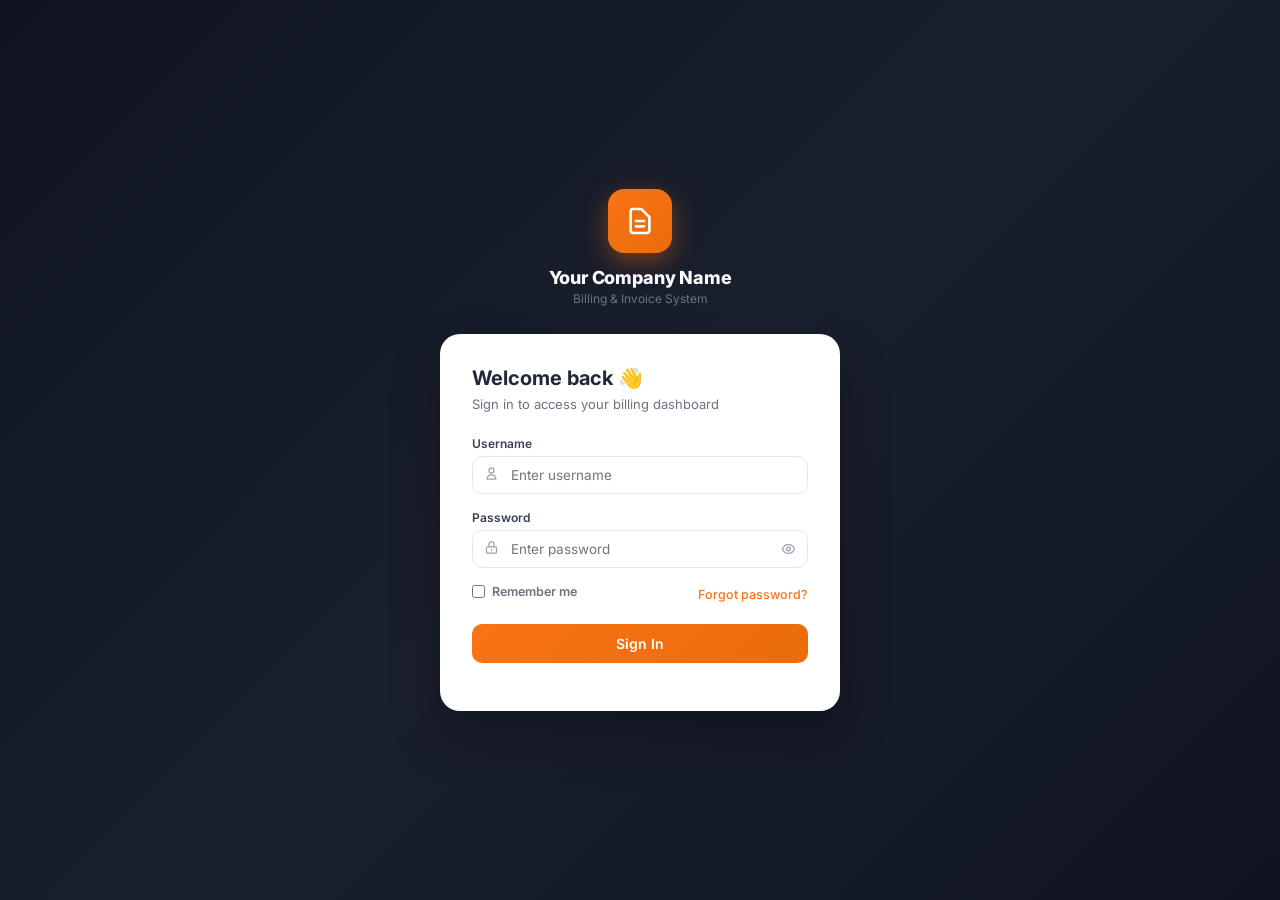
<file: index.html>
<!DOCTYPE html>
<html lang="en">

<head>
    <meta charset="UTF-8">
    <meta name="viewport" content="width=device-width,initial-scale=1">
    <title>Login — Billing System</title>
    <link href="https://fonts.googleapis.com/css2?family=Inter:wght@400;500;600;700;800&display=swap" rel="stylesheet">
    <style>
        *,
        *::before,
        *::after {
            box-sizing: border-box;
            margin: 0;
            padding: 0
        }

        body {
            font-family: 'Inter', sans-serif;
            min-height: 100vh;
            background: linear-gradient(135deg, #0f1420 0%, #1a1f2e 50%, #0f1420 100%);
            display: flex;
            align-items: center;
            justify-content: center;
            padding: 16px
        }

        .login-wrap {
            width: 100%;
            max-width: 400px
        }

        .login-brand {
            text-align: center;
            margin-bottom: 28px
        }

        .brand-icon {
            width: 64px;
            height: 64px;
            background: linear-gradient(135deg, #f97316, #ea6c0a);
            border-radius: 16px;
            display: flex;
            align-items: center;
            justify-content: center;
            margin: 0 auto 14px;
            box-shadow: 0 8px 24px rgba(249, 115, 22, .4)
        }

        .brand-icon svg {
            width: 32px;
            height: 32px;
            color: #fff
        }

        .brand-name {
            font-size: 18px;
            font-weight: 800;
            color: #f9fafb;
            letter-spacing: -.01em
        }

        .brand-sub {
            font-size: 12px;
            color: #6b7280;
            margin-top: 3px
        }

        .login-card {
            background: #fff;
            border-radius: 20px;
            padding: 32px;
            box-shadow: 0 25px 50px rgba(0, 0, 0, .25)
        }

        .login-title {
            font-size: 20px;
            font-weight: 700;
            color: #1f2937;
            margin-bottom: 6px
        }

        .login-desc {
            font-size: 13px;
            color: #6b7280;
            margin-bottom: 24px
        }

        .form-group {
            margin-bottom: 16px
        }

        label {
            display: block;
            font-size: 12px;
            font-weight: 600;
            color: #374151;
            margin-bottom: 5px
        }

        input {
            width: 100%;
            padding: 10px 13px;
            border: 1.5px solid #e5e7eb;
            border-radius: 10px;
            font-size: 13.5px;
            font-family: 'Inter', sans-serif;
            color: #1f2937;
            outline: none;
            transition: border-color .2s, box-shadow .2s;
            background: #fff
        }

        input:focus {
            border-color: #f97316;
            box-shadow: 0 0 0 3px rgba(249, 115, 22, .12)
        }

        .input-wrap {
            position: relative
        }

        .input-icon {
            position: absolute;
            left: 12px;
            top: 50%;
            transform: translateY(-50%);
            color: #9ca3af
        }

        .input-icon svg {
            width: 15px;
            height: 15px
        }

        .input-wrap input {
            padding-left: 38px
        }

        .pass-toggle {
            position: absolute;
            right: 12px;
            top: 50%;
            transform: translateY(-50%);
            color: #9ca3af;
            cursor: pointer;
            background: none;
            border: none;
            padding: 0;
            display: flex
        }

        .pass-toggle svg {
            width: 15px;
            height: 15px
        }

        .form-row-inline {
            display: flex;
            justify-content: space-between;
            align-items: center;
            margin-bottom: 20px
        }

        .remember {
            display: flex;
            align-items: center;
            gap: 7px;
            font-size: 12.5px;
            color: #6b7280;
            cursor: pointer
        }

        .remember input {
            width: auto;
            margin: 0;
            accent-color: #f97316
        }

        .forgot {
            font-size: 12.5px;
            color: #f97316;
            font-weight: 500;
            cursor: pointer;
            background: none;
            border: none;
            font-family: inherit;
            padding: 0
        }

        .forgot:hover {
            text-decoration: underline
        }

        .btn-login {
            width: 100%;
            padding: 11px;
            background: linear-gradient(135deg, #f97316, #ea6c0a);
            color: #fff;
            border: none;
            border-radius: 10px;
            font-size: 14px;
            font-weight: 600;
            font-family: 'Inter', sans-serif;
            cursor: pointer;
            transition: opacity .2s, transform .1s;
            margin-bottom: 16px
        }

        .btn-login:hover {
            opacity: .92
        }

        .btn-login:active {
            transform: scale(.99)
        }

        .btn-login:disabled {
            opacity: .6;
            cursor: not-allowed
        }

        .divider {
            display: flex;
            align-items: center;
            gap: 10px;
            margin-bottom: 14px
        }

        .divider hr {
            flex: 1;
            border: none;
            border-top: 1px solid #f3f4f6
        }

        .divider span {
            font-size: 11px;
            color: #9ca3af
        }

        .default-creds {
            background: #fef9f5;
            border: 1px solid rgba(249, 115, 22, .2);
            border-radius: 10px;
            padding: 10px 14px;
            font-size: 12px;
            color: #6b7280;
            text-align: center
        }

        .default-creds strong {
            color: #f97316
        }

        .error-msg {
            background: #fef2f2;
            border: 1px solid #fecaca;
            border-radius: 8px;
            padding: 9px 13px;
            font-size: 12.5px;
            color: #dc2626;
            margin-bottom: 14px;
            display: none
        }

        .toast-container {
            position: fixed;
            bottom: 20px;
            right: 20px;
            z-index: 999;
            display: flex;
            flex-direction: column;
            gap: 7px
        }

        .toast {
            display: flex;
            align-items: center;
            gap: 8px;
            padding: 10px 14px;
            border-radius: 8px;
            box-shadow: 0 4px 12px rgba(0, 0, 0, .15);
            font-size: 13px;
            font-weight: 500;
            color: #fff;
            animation: slideIn .3s ease
        }

        .toast-error {
            background: #ef4444
        }

        .toast-success {
            background: #10b981
        }

        @keyframes slideIn {
            from {
                opacity: 0;
                transform: translateX(20px)
            }

            to {
                opacity: 1;
                transform: translateX(0)
            }
        }

        /* Forgot Password Modal */
        .modal-overlay {
            position: fixed;
            inset: 0;
            background: rgba(0, 0, 0, .5);
            z-index: 200;
            display: flex;
            align-items: center;
            justify-content: center;
            padding: 16px;
            opacity: 0;
            visibility: hidden;
            transition: all .2s
        }

        .modal-overlay.open {
            opacity: 1;
            visibility: visible
        }

        .modal {
            background: #fff;
            border-radius: 16px;
            padding: 24px;
            width: 100%;
            max-width: 400px;
            transform: scale(.95);
            transition: all .2s
        }

        .modal-overlay.open .modal {
            transform: scale(1)
        }

        .modal h3 {
            font-size: 16px;
            font-weight: 700;
            margin-bottom: 6px
        }

        .modal p {
            font-size: 13px;
            color: #6b7280;
            margin-bottom: 18px
        }

        .modal-actions {
            display: flex;
            gap: 8px;
            justify-content: flex-end;
            margin-top: 18px
        }

        .btn-sm {
            padding: 7px 15px;
            border-radius: 8px;
            font-size: 12.5px;
            font-weight: 500;
            border: none;
            cursor: pointer;
            font-family: inherit
        }

        .btn-cancel {
            background: #f3f4f6;
            color: #6b7280
        }

        .btn-reset {
            background: #f97316;
            color: #fff
        }
    </style>
</head>

<body>
    <div class="login-wrap">
        <div class="login-brand">
            <div class="brand-icon">
                <svg fill="none" viewBox="0 0 24 24" stroke="currentColor">
                    <path stroke-linecap="round" stroke-linejoin="round" stroke-width="2"
                        d="M9 12h6m-6 4h6m2 5H7a2 2 0 01-2-2V5a2 2 0 012-2h5.586a1 1 0 01.707.293l5.414 5.414a1 1 0 01.293.707V19a2 2 0 01-2 2z" />
                </svg>
            </div>
            <div class="brand-name">Your Company Name</div>
            <div class="brand-sub">Billing & Invoice System</div>
        </div>

        <div class="login-card">
            <div class="login-title">Welcome back 👋</div>
            <div class="login-desc">Sign in to access your billing dashboard</div>

            <div class="error-msg" id="error-msg"></div>

            <form id="login-form">
                <div class="form-group">
                    <label for="username">Username</label>
                    <div class="input-wrap">
                        <span class="input-icon"><svg fill="none" viewBox="0 0 24 24" stroke="currentColor">
                                <path stroke-linecap="round" stroke-linejoin="round" stroke-width="2"
                                    d="M16 7a4 4 0 11-8 0 4 4 0 018 0zM12 14a7 7 0 00-7 7h14a7 7 0 00-7-7z" />
                            </svg></span>
                        <input type="text" id="username" placeholder="Enter username" required autocomplete="username">
                    </div>
                </div>
                <div class="form-group">
                    <label for="password">Password</label>
                    <div class="input-wrap">
                        <span class="input-icon"><svg fill="none" viewBox="0 0 24 24" stroke="currentColor">
                                <path stroke-linecap="round" stroke-linejoin="round" stroke-width="2"
                                    d="M12 15v2m-6 4h12a2 2 0 002-2v-6a2 2 0 00-2-2H6a2 2 0 00-2 2v6a2 2 0 002 2zm10-10V7a4 4 0 00-8 0v4h8z" />
                            </svg></span>
                        <input type="password" id="password" placeholder="Enter password" required
                            autocomplete="current-password">
                        <button type="button" class="pass-toggle" id="pass-toggle" onclick="togglePass()">
                            <svg id="eye-icon" fill="none" viewBox="0 0 24 24" stroke="currentColor">
                                <path stroke-linecap="round" stroke-linejoin="round" stroke-width="2"
                                    d="M15 12a3 3 0 11-6 0 3 3 0 016 0z" />
                                <path stroke-linecap="round" stroke-linejoin="round" stroke-width="2"
                                    d="M2.458 12C3.732 7.943 7.523 5 12 5c4.478 0 8.268 2.943 9.542 7-1.274 4.057-5.064 7-9.542 7-4.477 0-8.268-2.943-9.542-7z" />
                            </svg>
                        </button>
                    </div>
                </div>
                <div class="form-row-inline">
                    <label class="remember"><input type="checkbox" id="remember"> Remember me</label>
                    <button type="button" class="forgot" onclick="openForgot()">Forgot password?</button>
                </div>
                <button type="submit" class="btn-login" id="login-btn">Sign In</button>
            </form>
        </div>
    </div>

    <!-- Forgot Password Modal -->
    <div class="modal-overlay" id="forgot-modal">
        <div class="modal">
            <h3>Reset Password</h3>
            <p>Enter your username and new password to reset it.</p>
            <div class="form-group">
                <label>Username</label>
                <input type="text" id="reset-username" placeholder="Enter your username">
            </div>
            <div class="form-group">
                <label>New Password</label>
                <input type="password" id="reset-newpass" placeholder="Enter new password">
            </div>
            <div class="form-group">
                <label>Admin Code (contact your admin)</label>
                <input type="text" id="reset-code" placeholder="Enter admin code: ADMIN2025">
            </div>
            <div class="modal-actions">
                <button class="btn-sm btn-cancel" onclick="closeForgot()">Cancel</button>
                <button class="btn-sm btn-reset" onclick="doReset()">Reset Password</button>
            </div>
        </div>
    </div>

    <div class="toast-container" id="toast-container"></div>

    <script src="js/app.js?v=2.1?v=2"></script>
    <script>
        const AUTH_CODE = 'ADMIN2025';

        // Auto-redirect if already logged in
        if (LS.get('user')) window.location.href = 'dashboard.html';

        document.getElementById('login-form').addEventListener('submit', async function (e) {
            e.preventDefault();
            const btn = document.getElementById('login-btn');
            const username = document.getElementById('username').value.trim();
            const password = document.getElementById('password').value.trim();
            const errEl = document.getElementById('error-msg');

            btn.textContent = 'Signing in...'; btn.disabled = true;
            errEl.style.display = 'none';

            try {
                const res = await Auth.login(username, password);
                if (res.ok) {
                    if (document.getElementById('remember').checked) localStorage.setItem('vew_remember', username);
                    window.location.href = 'dashboard.html';
                } else {
                    errEl.textContent = '❌ ' + res.error;
                    errEl.style.display = 'block';
                    btn.textContent = 'Sign In'; btn.disabled = false;
                }
            } catch (error) {
                console.error(error);
                errEl.textContent = '❌ An unexpected error occurred.';
                errEl.style.display = 'block';
                btn.textContent = 'Sign In'; btn.disabled = false;
            }
        });

        function togglePass() {
            const p = document.getElementById('password');
            p.type = p.type === 'password' ? 'text' : 'password';
        }

        function openForgot() { document.getElementById('forgot-modal').classList.add('open'); }
        function closeForgot() { document.getElementById('forgot-modal').classList.remove('open'); }

        async function doReset() {
            const uname = document.getElementById('reset-username').value.trim();
            const newpass = document.getElementById('reset-newpass').value.trim();
            const code = document.getElementById('reset-code').value.trim();
            
            if (code !== AUTH_CODE) { alert('Invalid admin code'); return; }
            if (!uname || !newpass) { alert('Fill all fields'); return; }
            
            await DB.init();
            const users = DB.getUsers();
            const u = users.find(x => x.username === uname);
            if (!u) { alert('Username not found'); return; }
            
            u.password = newpass;
            await DB.saveUsers(users);
            alert('Password reset successfully!');
            closeForgot();
        }

        // Pre-fill remembered username
        const rem = localStorage.getItem('vew_remember');
        if (rem) { document.getElementById('username').value = rem; document.getElementById('remember').checked = true; }
    </script>
</body>

</html>
</file>
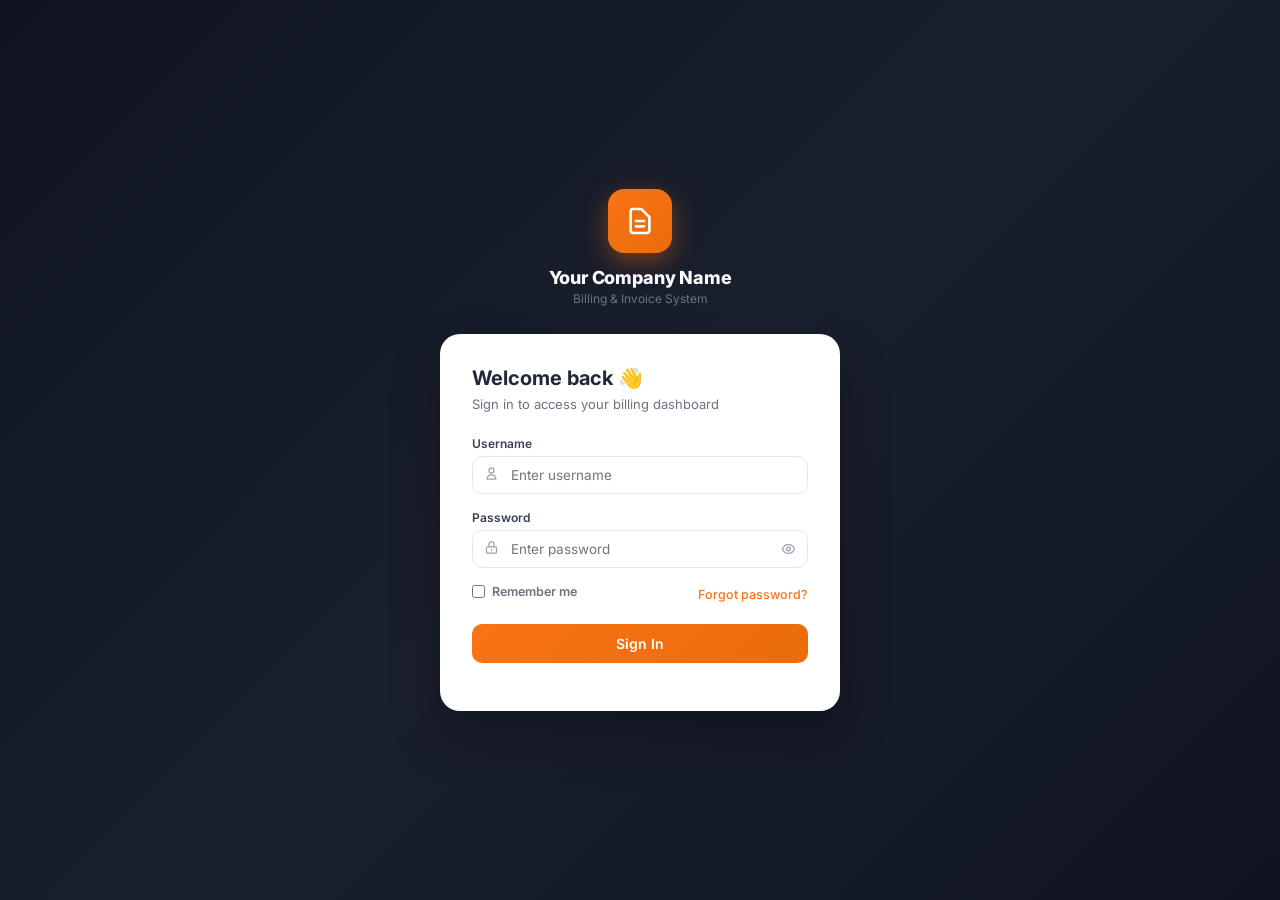
<file: challan.html>
<!DOCTYPE html>
<html lang="en">

<head>
    <meta charset="UTF-8">
    <meta name="viewport" content="width=device-width,initial-scale=1">
    <title>Delivery Challans — Veranjaneya Billing</title>
    <link href="https://fonts.googleapis.com/css2?family=Outfit:wght@400;500;600;700;800&display=swap" rel="stylesheet">
    <link rel="stylesheet" href="css/style.css">
</head>

<body>
    <div class="app-layout">
        <div id="sidebar-mount"></div>
        <div class="main-content">
            <header class="top-header no-print">
                <div>
                    <div class="page-title">Delivery Challans</div>
                    <div class="page-subtitle">Track dispatched goods with DC numbers</div>
                </div>
                <div class="header-actions">
                    <div class="search-bar">
                        <svg fill="none" viewBox="0 0 24 24" stroke="currentColor">
                            <path stroke-linecap="round" stroke-linejoin="round" stroke-width="2"
                                d="M21 21l-6-6m2-5a7 7 0 11-14 0 7 7 0 0114 0" />
                        </svg>
                        <input type="text" id="search-input" placeholder="Search challans..." oninput="renderList()">
                    </div>
                    <button class="btn btn-primary" onclick="openForm()">
                        <svg fill="none" viewBox="0 0 24 24" stroke="currentColor">
                            <path stroke-linecap="round" stroke-linejoin="round" stroke-width="2" d="M12 4v16m8-8H4" />
                        </svg>
                        New Challan
                    </button>
                </div>
            </header>
            <div class="page-body">
                <div class="card">
                    <div class="card-header"><span class="card-title">All Delivery Challans</span><span id="count"
                            style="font-size:12px;color:var(--text-muted)"></span></div>
                    <div class="table-container">
                        <table>
                            <thead>
                                <tr>
                                    <th>DC No</th>
                                    <th>Invoice</th>
                                    <th>Customer</th>
                                    <th>Dispatch Date</th>
                                    <th>Vehicle No</th>
                                    <th>Driver</th>
                                    <th>Actions</th>
                                </tr>
                            </thead>
                            <tbody id="dc-tbody"></tbody>
                        </table>
                    </div>
                </div>
            </div>
        </div>
    </div>

    <!-- CREATE MODAL -->
    <div class="modal-overlay" id="form-modal">
        <div class="modal modal-lg">
            <div class="modal-header">
                <span class="modal-title" id="modal-title">New Delivery Challan</span>
                <button class="modal-close" onclick="closeModal('form-modal')"><svg fill="none" viewBox="0 0 24 24"
                        stroke="currentColor">
                        <path stroke-linecap="round" stroke-linejoin="round" stroke-width="2"
                            d="M6 18L18 6M6 6l12 12" />
                    </svg></button>
            </div>
            <div class="modal-body">
                <input type="hidden" id="edit-id">
                <div class="form-row">
                    <div class="form-group"><label>DC Number</label><input type="text" id="f-dcno" readonly
                            style="background:#f9fafb"></div>
                    <div class="form-group"><label>Date</label><input type="date" id="f-date"></div>
                    <div class="form-group"><label>Dispatch Date</label><input type="date" id="f-dispatch"></div>
                </div>
                <div class="form-row">
                    <div class="form-group"><label>Link to Invoice</label>
                        <select id="f-invoice" onchange="onInvoiceChange()">
                            <option value="">-- Select Invoice (optional) --</option>
                        </select>
                    </div>
                    <div class="form-group"><label>Customer</label>
                        <select id="f-customer">
                            <option value="">Select Customer</option>
                        </select>
                    </div>
                </div>
                <div class="form-row">
                    <div class="form-group"><label>Vehicle Number</label><input type="text" id="f-vehicle"
                            placeholder="KA 14 AB 1234" style="text-transform:uppercase"
                            oninput="this.value=this.value.toUpperCase()"></div>
                    <div class="form-group"><label>Driver Name</label><input type="text" id="f-driver"
                            placeholder="Driver name"></div>
                    <div class="form-group"><label>Driver Phone</label><input type="tel" id="f-driver-phone" placeholder="+91 ..."></div>
                    <div class="form-group"><label>Reference Number</label><input type="text" id="f-refno" placeholder="Reference No."></div>
                </div>

                <div
                    style="font-size:12px;font-weight:700;text-transform:uppercase;letter-spacing:.06em;color:var(--text-muted);margin-bottom:8px;margin-top:8px">
                    Items</div>
                <div class="items-section">
                    <table>
                        <thead>
                            <tr>
                                <th>#</th>
                                <th>Description</th>
                                <th>Qty</th>
                                <th>Unit</th>
                                <th>Remarks</th>
                                <th></th>
                            </tr>
                        </thead>
                        <tbody id="items-tbody"></tbody>
                    </table>
                </div>
                <button class="btn btn-outline btn-sm" onclick="addItem()" style="margin-bottom:14px">
                    <svg fill="none" viewBox="0 0 24 24" stroke="currentColor">
                        <path stroke-linecap="round" stroke-linejoin="round" stroke-width="2" d="M12 4v16m8-8H4" />
                    </svg>Add Item
                </button>

                <div class="form-group"><label>Notes / Delivery Instructions</label><input type="text" id="f-notes"
                        placeholder="Delivery instructions or notes"></div>
                <div class="form-group">
                    <label>Receiver's Signature</label>
                    <canvas id="sig-canvas" class="signature-pad" width="360" height="100"></canvas>
                    <div style="margin-top:5px;display:flex;gap:8px">
                        <button class="btn btn-ghost btn-sm" id="sig-clear">Clear Signature</button>
                        <span class="form-note">Draw signature above</span>
                    </div>
                </div>
            </div>
            <div class="modal-footer">
                <button class="btn btn-outline" onclick="closeModal('form-modal')">Cancel</button>
                <button class="btn btn-primary" onclick="saveChallan()">Save Challan</button>
            </div>
        </div>
    </div>

    <!-- VIEW MODAL -->
    <div class="modal-overlay modal-xl" id="view-modal">
        <div class="modal modal-xl">
            <div class="modal-header no-print">
                <span class="modal-title">Delivery Challan Preview</span>
                <div style="display:flex;gap:8px;margin-left:auto;align-items:center;">
                    <button class="btn btn-outline btn-sm" onclick="printChallan()">
                        <svg fill="none" viewBox="0 0 24 24" stroke="currentColor">
                            <path stroke-linecap="round" stroke-linejoin="round" stroke-width="2"
                                d="M17 17h2a2 2 0 002-2v-4a2 2 0 00-2-2H5a2 2 0 00-2 2v4a2 2 0 002 2h2m2 4h6a2 2 0 002-2v-4a2 2 0 00-2-2H9a2 2 0 00-2 2v4a2 2 0 002 2zm8-12V5a2 2 0 00-2-2H9a2 2 0 00-2 2v4h10z" />
                        </svg>Print / Save PDF
                    </button>
                    <button class="modal-close" onclick="closeModal('view-modal')"><svg fill="none" viewBox="0 0 24 24"
                            stroke="currentColor">
                            <path stroke-linecap="round" stroke-linejoin="round" stroke-width="2"
                                d="M6 18L18 6M6 6l12 12" />
                        </svg></button>
                </div>
            </div>
            <div class="modal-body" id="dc-preview"></div>
        </div>
    </div>

    <div id="toast-container" class="toast-container"></div>
    <script src="js/app.js?v=2.1"></script>
    <script>
        Auth.require();

        let items = [];
        let viewingDC = null;

        function openForm(editId = null) {
            items = [];
            const dc = editId ? DB.getChallan(editId) : null;
            document.getElementById('edit-id').value = editId || '';
            document.getElementById('modal-title').textContent = editId ? 'Edit Challan' : 'New Delivery Challan';
            document.getElementById('f-dcno').value = dc ? dc.challanNo : DB.nextChallanNo();
            document.getElementById('f-date').value = dc ? dc.date : today();
            document.getElementById('f-dispatch').value = dc ? dc.dispatchDate : today();
            document.getElementById('f-vehicle').value = dc ? dc.vehicleNo : '';
            document.getElementById('f-driver').value = dc ? dc.driverName : '';
            document.getElementById('f-driver-phone').value = dc ? dc.driverPhone : '';
            document.getElementById('f-refno').value = dc ? (dc.referenceNo || '') : '';
            document.getElementById('f-notes').value = dc ? dc.notes : '';

            const invSel = document.getElementById('f-invoice');
            invSel.innerHTML = '<option value="">-- No Invoice --</option>' +
                DB.getInvoices().sort((a, b) => new Date(b.createdAt) - new Date(a.createdAt)).map(i =>
                    `<option value="${i.id}" ${dc && dc.invoiceId === i.id ? 'selected' : ''}>${i.invoiceNo} - ${i.customerName} (${fmtCur(i.grandTotal)})</option>`
                ).join('');

            const custSel = document.getElementById('f-customer');
            custSel.innerHTML = '<option value="">Select Customer</option>' +
                DB.getCustomers().map(c => `<option value="${c.id}" ${dc && dc.customerId === c.id ? 'selected' : ''}>${c.name}</option>`).join('');

            if (dc) { items = dc.items ? JSON.parse(JSON.stringify(dc.items)) : []; }
            else { items = []; }
            if (items.length === 0) addItem();
            renderItems();
            openModal('form-modal');
            initSignaturePad('sig-canvas', 'sig-clear');
        }

        function onInvoiceChange() {
            const invId = document.getElementById('f-invoice').value;
            if (!invId) return;
            const inv = DB.getInvoice(invId);
            if (!inv) return;
            
            if (items.some(it => it.name && it.name.trim() !== '')) {
                if (!confirm('This will overwrite your current items. Continue?')) {
                    document.getElementById('f-invoice').value = ''; 
                    return;
                }
            }

            document.getElementById('f-customer').value = inv.customerId || '';
            items = (inv.items || []).map(it => ({ name: it.name, qty: it.qty, unit: it.unit || 'Nos', remarks: '' }));
            if (items.length === 0) addItem();
            renderItems();
        }

        
        function onProdSel(index, selectEl) {
            if(!selectEl.value) return;
            const p = DB.getProduct(selectEl.value);
            if(p) {
                items[index].name = p.name;
                items[index].unit = p.unit || 'Nos';
                renderItems();
            }
            selectEl.value = '';
        }
        
        function addItem() { items.push({ name: '', qty: 1, unit: 'Nos', remarks: '' }); renderItems(); }
        function removeItem(i) { items.splice(i, 1); renderItems(); }

        function renderItems() {
            document.getElementById('items-tbody').innerHTML = items.map((it, i) => `
    <tr>
      <td>${i + 1}</td>
      <td><select onchange="onProdSel(${i},this)" style="width:100%;max-width:140px;margin-bottom:4px;"><option value="">-- Load Product --</option>${DB.getProducts().map(p => `<option value="${p.id}">${p.name}</option>`).join('')}</select><br><input type="text" value="${it.name || ''}" placeholder="Item description" oninput="items[${i}].name=this.value" style="width:100%;min-width:160px"></td>
      <td><input type="number" value="${it.qty || 1}" min="0.001" step="any" oninput="items[${i}].qty=+this.value" style="width:60px"></td>
      <td><select onchange="items[${i}].unit=this.value" style="width:60px">${['Nos', 'Kg', 'Mtr', 'Set', 'Pcs'].map(u => `<option ${it.unit === u ? 'selected' : ''}>${u}</option>`).join('')}</select></td>
      <td><input type="text" value="${it.remarks || ''}" placeholder="Remarks" oninput="items[${i}].remarks=this.value" style="width:120px"></td>
      <td><button onclick="removeItem(${i})" class="btn btn-ghost btn-sm" style="color:var(--error);padding:4px"><svg fill="none" viewBox="0 0 24 24" stroke="currentColor" width="13" height="13"><path stroke-linecap="round" stroke-linejoin="round" stroke-width="2" d="M6 18L18 6M6 6l12 12"/></svg></button></td>
    </tr>`).join('');
        }

        async function saveChallan() {
            const custId = document.getElementById('f-customer').value;
            if (!custId) return toast('Please select a customer', 'error');
            
            const validItems = items.filter(it => it.name && it.name.trim() !== '');
            if (validItems.length === 0) return toast('Please add at least one item', 'error');
            for (let it of validItems) {
                if (!it.qty || parseFloat(it.qty) <= 0) return toast('Quantity must be greater than 0', 'error');
            }

            const saveBtn = document.querySelector('#form-modal .modal-footer .btn-primary');
            const origText = saveBtn.textContent;
            saveBtn.disabled = true;
            saveBtn.textContent = 'Saving...';

            try {
                const canvas = document.getElementById('sig-canvas');
                const sigData = canvas ? canvas.toDataURL() : '';
                const cust = custId ? DB.getCustomer(custId) : null;
                const invId = document.getElementById('f-invoice').value;
                const inv = invId ? DB.getInvoice(invId) : null;

                const data = {
                    challanNo: document.getElementById('f-dcno').value,
                    date: document.getElementById('f-date').value,
                    dispatchDate: document.getElementById('f-dispatch').value,
                    invoiceId: invId, invoiceNo: inv ? inv.invoiceNo : '',
                    customerId: custId, customerName: cust ? cust.name : '',
                    customerAddress: cust ? [cust.address, cust.city, cust.state].filter(Boolean).join('\n') : '',
                    customerCity: cust ? cust.city : '',
                    vehicleNo: document.getElementById('f-vehicle').value,
                    driverName: document.getElementById('f-driver').value,
                    driverPhone: document.getElementById('f-driver-phone').value,
                    referenceNo: document.getElementById('f-refno').value,
                    items: validItems,
                    notes: document.getElementById('f-notes').value,
                    signature: sigData
                };

                const editId = document.getElementById('edit-id').value;
                if (editId) { await DB.updateChallan(editId, data); toast('Challan updated!'); }
                else { await DB.addChallan(data); toast('Challan created!'); }
                closeModal('form-modal'); renderList();
            } catch (err) {
                toast('Error saving challan: ' + err.message, 'error');
            } finally {
                saveBtn.disabled = false;
                saveBtn.textContent = origText;
            }
        }

        function renderList() {
            const search = (document.getElementById('search-input').value || '').toLowerCase();
            let list = DB.getChallans().sort((a, b) => new Date(b.createdAt) - new Date(a.createdAt));
            if (search) list = list.filter(c => (c.challanNo || '').toLowerCase().includes(search) || (c.customerName || '').toLowerCase().includes(search));
            document.getElementById('count').textContent = `${list.length} challan${list.length !== 1 ? 's' : ''}`;
            const tbody = document.getElementById('dc-tbody');
            if (list.length === 0) {
                tbody.innerHTML = `<tr><td colspan="7"><div class="empty-state"><svg fill="none" viewBox="0 0 24 24" stroke="currentColor"><path stroke-linecap="round" stroke-linejoin="round" stroke-width="2" d="M9 5H7a2 2 0 00-2 2v12a2 2 0 002 2h10a2 2 0 002-2V7a2 2 0 00-2-2h-2M9 5a2 2 0 002 2h2a2 2 0 002-2M9 5a2 2 0 012-2h2a2 2 0 012 2"/></svg><h3>No challans yet</h3><p>Create your first delivery challan</p><button class="btn btn-primary" onclick="openForm()">New Challan</button></div></td></tr>`;
                return;
            }
            tbody.innerHTML = list.map(dc => `
    <tr>
      <td><strong style="color:var(--accent)">${dc.challanNo}</strong></td>
      <td>${dc.invoiceNo ? `<span class="badge badge-info">${dc.invoiceNo}</span>` : '-'}</td>
      <td>${dc.customerName || '-'}</td>
      <td>${fmtDate(dc.dispatchDate)}</td>
      <td><strong>${dc.vehicleNo || '-'}</strong></td>
      <td>${dc.driverName || '-'}</td>
      <td>
        <div style="display:flex;gap:4px">
          <button class="btn btn-ghost btn-sm" title="View" onclick="viewDC('${dc.id}')"><svg fill="none" viewBox="0 0 24 24" stroke="currentColor" width="14" height="14"><path stroke-linecap="round" stroke-linejoin="round" stroke-width="2" d="M15 12a3 3 0 11-6 0 3 3 0 016 0z"/><path stroke-linecap="round" stroke-linejoin="round" stroke-width="2" d="M2.458 12C3.732 7.943 7.523 5 12 5c4.478 0 8.268 2.943 9.542 7-1.274 4.057-5.064 7-9.542 7-4.477 0-8.268-2.943-9.542-7z"/></svg></button>
          <button class="btn btn-ghost btn-sm" title="Edit" onclick="openForm('${dc.id}')"><svg fill="none" viewBox="0 0 24 24" stroke="currentColor" width="14" height="14"><path stroke-linecap="round" stroke-linejoin="round" stroke-width="2" d="M11 5H6a2 2 0 00-2 2v11a2 2 0 002 2h11a2 2 0 002-2v-5m-1.414-9.414a2 2 0 112.828 2.828L11.828 15H9v-2.828l8.586-8.586z"/></svg></button>
          <button class="btn btn-ghost btn-sm" title="Delete" onclick="del('${dc.id}')" style="color:var(--error)"><svg fill="none" viewBox="0 0 24 24" stroke="currentColor" width="14" height="14"><path stroke-linecap="round" stroke-linejoin="round" stroke-width="2" d="M19 7l-.867 12.142A2 2 0 0116.138 21H7.862a2 2 0 01-1.995-1.858L5 7m5 4v6m4-6v6m1-10V4a1 1 0 00-1-1h-4a1 1 0 00-1 1v3M4 7h16"/></svg></button>
        </div>
      </td>
    </tr>`).join('');
        }

        function del(id) { if (!confirm('Delete this challan?')) return; DB.deleteChallan(id); toast('Deleted', 'warning'); renderList(); }

        /* ───────────────────────────────────────────────
           BUILD CHALLAN HTML — matches invoice design
        ─────────────────────────────────────────────── */
        function buildChallanHTML(dc) {
            const s = DB.getSettings();
            const compName = s.name || 'SRI VERANJANEYA ENGINEERING WORKS';
            const addressParts = [];
            if (s.address) addressParts.push(s.address);
            if (s.city) addressParts.push(s.city);
            if (s.state) addressParts.push(s.state);
            const compAddress = addressParts.join(', ') || '';
            const compGSTIN = s.gstin || '';
            const compPhone = s.phone || '';
            
            // Items
            const itemRows = (dc.items || []).map((it, i) => `
                <tr style="height:25px;">
                    <td style="border:1px solid #000;text-align:center;font-weight:bold;font-size:12px;">${i + 1}</td>
                    <td style="border:1px solid #000;text-align:center;font-weight:bold;font-size:12px;padding:2px 4px;text-transform:uppercase;">${it.name || ''}</td>
                    <td style="border:1px solid #000;text-align:center;font-weight:bold;font-size:12px;">${dc.referenceNo || ''}</td>
                    <td style="border:1px solid #000;text-align:center;font-weight:bold;font-size:12px;">${dc.customerCity || ''}</td>
                    <td style="border:1px solid #000;text-align:center;font-weight:bold;font-size:12px;">${Number.isInteger(parseFloat(it.qty || 1)) ? parseFloat(it.qty || 1).toString().padStart(2, '0') : parseFloat(it.qty || 1).toFixed(2)}</td>
                </tr>
            `).join('');

            const totalQty = (dc.items || []).reduce((sum, it) => sum + (parseFloat(it.qty) || 0), 0);

            return `
            <div id="dc-print-content" style="font-family:Arial,sans-serif;width:794px;height:1120px;margin:0 auto;padding:15px;background:white;color:black;box-sizing:border-box;">
                
                <!-- OUTER BORDER WRAPPER -->
                <div style="border:2px solid #000;width:100%;height:100%;display:flex;flex-direction:column;position:relative;">
                    
                    <!-- HEADER -->
                    <div style="text-align:center;padding:15px 15px 5px 15px;position:relative;">
                        <h1 style="margin:0;font-size:26px;font-weight:bold;color:#4b5563;letter-spacing:1px;text-transform:uppercase;">${compName}</h1>
                        
                        <div style="position:absolute;top:15px;left:15px;font-size:10px;text-align:left;line-height:1.4;">
                            <div style="font-weight:bold;">GSTIN:${compGSTIN}</div>
                            <div style="margin-top:10px;font-size:9px;">
                                <div style="display:flex;align-items:center;"><span style="width:100px;">VEW OFFICE COPY</span><div style="width:10px;height:10px;border:1px solid #000;"></div></div>
                                <div style="display:flex;align-items:center;"><span style="width:100px;">CONSIGNEE COPY</span><div style="width:10px;height:10px;border:1px solid #000;"></div></div>
                                <div style="display:flex;align-items:center;"><span style="width:100px;">EXTRA COPY</span><div style="width:10px;height:10px;border:1px solid #000;"></div></div>
                            </div>
                        </div>

                        <div style="position:absolute;top:15px;right:15px;font-size:10px;text-align:right;line-height:1.4;">
                            <div style="font-weight:bold;">KUMARESH N</div>
                            <div style="font-weight:bold;display:flex;align-items:center;justify-content:flex-end;gap:5px;">
                                <svg width="10" height="10" viewBox="0 0 24 24" fill="currentColor"><path d="M6.62 10.79c1.44 2.83 3.76 5.14 6.59 6.59l2.2-2.2c.27-.27.67-.36 1.02-.24 1.12.37 2.33.57 3.57.57.55 0 1 .45 1 1V20c0 .55-.45 1-1 1-9.39 0-17-7.61-17-17 0-.55.45-1 1-1h3.5c.55 0 1 .45 1 1 0 1.25.2 2.45.57 3.57.11.35.03.74-.25 1.02l-2.2 2.2z"/></svg>
                                PH: ${compPhone.split(',')[0] || ''}
                            </div>
                            <div style="font-weight:bold;">${compPhone.split(',')[1] || ''}</div>
                            <div style="font-weight:bold;">${s.email || ''}</div>
                        </div>
                        
                        <div style="margin-top:25px;font-size:16px;font-weight:bold;letter-spacing:1px;text-transform:uppercase;">DELIVERY CHALLAN</div>
                        <div style="text-align:right;font-size:12px;font-weight:bold;margin-top:5px;">DELIVERY CHALLAN NO:- ${dc.challanNo}</div>
                    </div>

                    <!-- GRID SECTION -->
                    <div style="display:flex;border-top:2px solid #000;border-bottom:2px solid #000;">
                        <!-- LEFT BOX -->
                        <div style="width:45%;padding:10px;border-right:2px solid #000;">
                            <div style="font-size:12px;font-weight:bold;margin-bottom:2px;">TO,</div>
                            <div style="font-size:12px;font-weight:bold;text-transform:uppercase;white-space:pre-line;line-height:1.4;">${dc.customerName || ''}
${dc.customerAddress || ''}</div>
                        </div>
                        <!-- RIGHT GRID -->
                        <div style="width:55%;display:flex;flex-direction:column;">
                            <!-- Top row of right grid -->
                            <div style="display:flex;border-bottom:1px solid #000;text-align:center;font-weight:bold;font-size:11px;background:#f3f4f6;">
                                <div style="flex:1.5;padding:4px;border-right:1px solid #000;">VEHICLE NUMBER</div>
                                <div style="flex:1.5;padding:4px;border-right:1px solid #000;">DELIVERY<br>DESTINATION</div>
                                <div style="flex:1;padding:4px;">DATE</div>
                            </div>
                            <div style="display:flex;border-bottom:1px solid #000;text-align:center;font-size:11px;">
                                <div style="flex:1.5;display:flex;border-right:1px solid #000;">
                                    <div style="width:40px;border-right:1px solid #000;padding:2px;font-weight:bold;">TRIP<br>1</div>
                                    <div style="flex:1;padding:2px;display:flex;align-items:center;justify-content:center;text-transform:uppercase;font-weight:bold;">${dc.vehicleNo || ''}</div>
                                </div>
                                <div style="flex:1.5;padding:6px;border-right:1px solid #000;text-transform:uppercase;font-weight:bold;display:flex;align-items:center;justify-content:center;">${dc.customerCity || ''}</div>
                                <div style="flex:1;padding:6px;font-weight:bold;display:flex;align-items:center;justify-content:center;">${fmtDate(dc.date)}</div>
                            </div>
                            <!-- Bottom row of right grid -->
                            <div style="display:flex;border-bottom:1px solid #000;text-align:center;font-weight:bold;font-size:11px;background:#f3f4f6;">
                                <div style="flex:1.5;padding:4px;border-right:1px solid #000;">DELIVERY CHECK<br>OUT MEMBER<br>NAME</div>
                                <div style="flex:1.5;padding:4px;border-right:1px solid #000;display:flex;align-items:center;justify-content:center;">DRIVER REF NO.</div>
                                <div style="flex:1;background:#22c55e;"></div>
                            </div>
                            <div style="display:flex;text-align:center;font-size:11px;flex:1;">
                                <div style="flex:1.5;padding:6px;border-right:1px solid #000;text-transform:uppercase;font-weight:bold;display:flex;align-items:center;justify-content:center;">${dc.driverName || '-------'}</div>
                                <div style="flex:1.5;padding:6px;border-right:1px solid #000;font-weight:bold;display:flex;align-items:center;justify-content:center;">-------</div>
                                <div style="flex:1;"></div>
                            </div>
                        </div>
                    </div>

                    <!-- ITEMS TABLE -->
                    <table style="width:100%;border-collapse:collapse;table-layout:fixed;flex:1;">
                        <thead>
                            <tr style="background:#f3f4f6;">
                                <th style="border:1px solid #000;border-top:none;border-left:none;width:50px;padding:4px;font-size:11px;">SL.NO</th>
                                <th style="border:1px solid #000;border-top:none;padding:4px;font-size:11px;">PRODUCT</th>
                                <th style="border:1px solid #000;border-top:none;width:120px;padding:4px;font-size:11px;">REF NO.</th>
                                <th style="border:1px solid #000;border-top:none;width:120px;padding:4px;font-size:11px;">DELIVERY STATION</th>
                                <th style="border:1px solid #000;border-top:none;border-right:none;width:60px;padding:4px;font-size:11px;">QTY</th>
                            </tr>
                        </thead>
                        <tbody>
                            ${itemRows}
                            <!-- Empty rows to fill space -->
                            <tr style="height:100%;"><td style="border-right:1px solid #000;"></td><td style="border-right:1px solid #000;"></td><td style="border-right:1px solid #000;"></td><td style="border-right:1px solid #000;"></td><td></td></tr>
                        </tbody>
                        <tfoot>
                            <tr>
                                <td colspan="3" style="border-top:2px solid #000;"></td>
                                <td style="border:2px solid #000;border-bottom:none;padding:6px;text-align:center;font-weight:bold;font-size:12px;background:#f3f4f6;">TOTAL<br>PRODUCT</td>
                                <td style="border-top:2px solid #000;border-left:2px solid #000;padding:6px;text-align:center;font-weight:bold;font-size:12px;">${Number.isInteger(totalQty) ? totalQty.toString().padStart(2, '0') : totalQty.toFixed(2)}</td>
                            </tr>
                        </tfoot>
                    </table>

                    <!-- FOOTER SECTION -->
                    <div style="display:flex;border-top:2px solid #000;height:120px;">
                        <div style="width:60%;border-right:1px solid #000;display:flex;flex-direction:column;">
                            <div style="padding:4px 10px;font-weight:bold;font-size:11px;border-bottom:1px solid #000;">SEAL AND SIGNATURE OF RECEIVER</div>
                            <div style="padding:4px 10px;font-weight:bold;font-size:11px;border-bottom:1px solid #000;">PH NO:-</div>
                            <div style="padding:4px 10px;font-weight:bold;font-size:11px;border-bottom:1px solid #000;">RECEIVER <span style="text-decoration:underline;color:#2563eb;">NAME:-</span></div>
                            <div style="flex:1;"></div>
                        </div>
                        <div style="width:40%;position:relative;">
                            ${dc.signature ? `<img src="${dc.signature}" style="position:absolute;bottom:10px;right:10px;max-height:80px;max-width:200px;">` : ''}
                        </div>
                    </div>
                    
                    <div style="padding:8px 15px;border-top:1px solid #000;font-size:9.5px;font-weight:bold;background:#f3f4f6;">
                        <ul style="margin:0;padding-left:15px;list-style-type:disc;">
                            <li>ENSURE THAT ABOVE DETAILS CONFIRM THAT THE PRODUCT HAS BEEN DELIVERED OR HANDED OVER SAFELY TO RECEIVER. AFTER DELIVERY IT IS THE RESPONSIBILITY OF THE RECEIVER.</li>
                        </ul>
                    </div>

                </div>
            </div>`;
        }

        function viewDC(id) {
            viewingDC = DB.getChallan(id);
            if (!viewingDC) return;
            document.getElementById('dc-preview').innerHTML = buildChallanHTML(viewingDC);
            openModal('view-modal');
        }

        /* ─── Dedicated print window (same approach as invoice) ─── */
        function printChallan() {
            if (!viewingDC) return;
            const el = document.getElementById('dc-print-content');
            if (!el) { alert('No challan loaded.'); return; }

            const html = el.outerHTML;
            const pw = window.open('', '_blank', 'width=900,height=1200,menubar=no,toolbar=no,location=no,status=no');
            if (!pw) { alert('Pop-up blocked! Please allow pop-ups for this site.'); return; }

            pw.document.open();
            pw.document.write(`<!DOCTYPE html>
<html lang="en">
<head>
<meta charset="UTF-8">
<title>Delivery Challan ${viewingDC.challanNo || ''}</title>
<link href="https://fonts.googleapis.com/css2?family=Outfit:wght@400;500;600;700;800&display=swap" rel="stylesheet">
<style>
  @page { size: A4; margin: 0; }
  *, *::before, *::after {
    box-sizing: border-box;
    -webkit-print-color-adjust: exact !important;
    print-color-adjust: exact !important;
  }
  html, body { margin: 0; padding: 10mm 0; background: white; font-family: 'Outfit', sans-serif; }
  #dc-print-content {
    width: 190mm !important;
    height: 277mm !important;
    min-height: 277mm !important;
    max-height: 277mm !important;
    display: flex !important;
    flex-direction: column !important;
    justify-content: space-between !important;
    box-sizing: border-box !important;
    overflow: hidden !important;
    margin: 0 auto !important;
    box-shadow: none !important;
    border-radius: 0 !important;
    border: none !important;
    padding: 0 !important;
    background: white !important;
  }
  .challan-body-section {
    flex: 1 1 auto !important;
    overflow: hidden !important;
  }
  .challan-items-table {
    table-layout: fixed !important;
    width: 100% !important;
    font-size: 9pt !important;
    border-collapse: collapse !important;
  }
  .challan-items-table td, .challan-items-table th { font-size: 9pt !important; }
</style>
</head>
<body>
${html}
<script>
  document.fonts.ready.then(function() {
    window.print();
    window.addEventListener('afterprint', function() { window.close(); });
    setTimeout(function() { window.close(); }, 5000);
  });
<\/script>
</body>
</html>`);
            pw.document.close();
        }

        
        DB.init().then(() => {
            document.getElementById('sidebar-mount').innerHTML = sidebarHTML('challan.html');
            initSidebarUser();
            renderList();
            
            const urlParams = new URLSearchParams(window.location.search);
            if (urlParams.get('convert') === '1') {
                const data = localStorage.getItem('convert_to_challan');
                if (data) {
                    const inv = JSON.parse(data);
                    localStorage.removeItem('convert_to_challan');
                    
                    // Open form and prepopulate
                    openForm();
                    setTimeout(() => {
                        document.getElementById('f-invoice').value = inv.id;
                        onInvoiceChange();
                    }, 500);
                }
            }
        });
        
    </script>
</body>

</html>
</file>
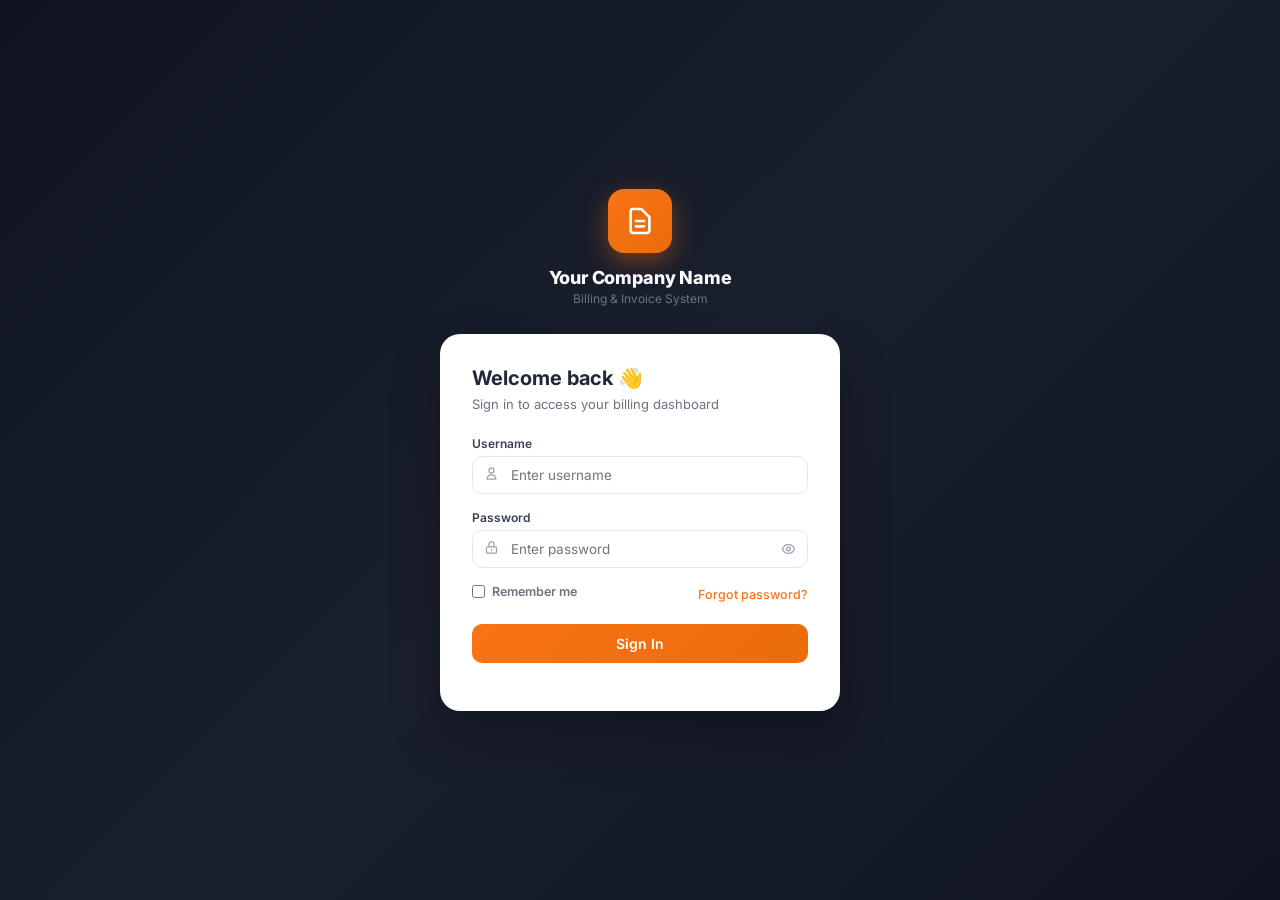
<file: customers.html>
<!DOCTYPE html>
<html lang="en">
<head>
    <meta charset="UTF-8">
    <meta name="viewport" content="width=device-width,initial-scale=1">
    <title>Customers — Billing System</title>
    <link href="https://fonts.googleapis.com/css2?family=Inter:wght@400;500;600;700;800&display=swap" rel="stylesheet">
    <link rel="stylesheet" href="css/style.css">
</head>
<body>
    <div class="app-layout">
        <div id="sidebar-mount"></div>
        <div class="main-content">
            <header class="top-header no-print">
                <div>
                    <div class="page-title">Customers</div>
                    <div class="page-subtitle">Manage your customer database with GST details</div>
                </div>
                <div class="header-actions">
                    <div class="search-bar">
                        <svg fill="none" viewBox="0 0 24 24" stroke="currentColor"><path stroke-linecap="round" stroke-linejoin="round" stroke-width="2" d="M21 21l-6-6m2-5a7 7 0 11-14 0 7 7 0 0114 0"/></svg>
                        <input type="text" id="search-input" placeholder="Search customers..." oninput="renderList()">
                    </div>
                    <button class="btn btn-primary" onclick="openForm()">
                        <svg fill="none" viewBox="0 0 24 24" stroke="currentColor"><path stroke-linecap="round" stroke-linejoin="round" stroke-width="2" d="M12 4v16m8-8H4"/></svg>
                        Add Customer
                    </button>
                </div>
            </header>
            <div class="page-body">
                <div class="card">
                    <div class="card-header">
                        <span class="card-title">Customer List</span>
                        <span id="count" style="font-size:12px;color:var(--text-muted)"></span>
                    </div>
                    <div class="table-container">
                        <table>
                            <thead>
                                <tr>
                                    <th>Name</th>
                                    <th>GSTIN</th>
                                    <th>City</th>
                                    <th>State</th>
                                    <th>Phone</th>
                                    <th>Email</th>
                                    <th>Invoices</th>
                                    <th>Actions</th>
                                </tr>
                            </thead>
                            <tbody id="c-tbody"></tbody>
                        </table>
                    </div>
                </div>
            </div>
        </div>
    </div>

    <!-- Form Modal -->
    <div class="modal-overlay" id="form-modal">
        <div class="modal">
            <div class="modal-header">
                <span class="modal-title" id="modal-title">Add Customer</span>
                <button class="modal-close" onclick="closeModal('form-modal')">
                    <svg fill="none" viewBox="0 0 24 24" stroke="currentColor"><path stroke-linecap="round" stroke-linejoin="round" stroke-width="2" d="M6 18L18 6M6 6l12 12"/></svg>
                </button>
            </div>
            <div class="modal-body">
                <input type="hidden" id="edit-id">
                <div class="form-row">
                    <div class="form-group"><label class="required">Customer Name</label><input type="text" id="f-name" placeholder="Full name or company name"></div>
                    <div class="form-group"><label>GSTIN</label><input type="text" id="f-gstin" placeholder="29XXXXX1234Z1Z5" maxlength="15" oninput="this.value=this.value.toUpperCase()"></div>
                </div>
                <div class="form-group"><label>Address</label><textarea id="f-address" rows="2" placeholder="Street address"></textarea></div>
                <div class="form-row">
                    <div class="form-group"><label>City</label><input type="text" id="f-city" placeholder="City"></div>
                    <div class="form-group"><label>State</label>
                        <select id="f-state">
                            <option value="">Select State</option>
                        </select>
                    </div>
                    <div class="form-group"><label>PIN Code</label><input type="text" id="f-pin" placeholder="560001" maxlength="6"></div>
                </div>
                <div class="form-row">
                    <div class="form-group"><label class="required">Phone</label><input type="tel" id="f-phone" placeholder="+91 9876543210"></div>
                    <div class="form-group"><label>Email</label><input type="email" id="f-email" placeholder="customer@email.com"></div>
                </div>
                <div class="form-group"><label>Notes</label><input type="text" id="f-notes" placeholder="Any notes about this customer"></div>
            </div>
            <div class="modal-footer">
                <button class="btn btn-outline" onclick="closeModal('form-modal')">Cancel</button>
                <button class="btn btn-primary" onclick="saveCustomer()">Save Customer</button>
            </div>
        </div>
    </div>

    <div id="toast-container" class="toast-container"></div>
    <script src="js/app.js?v=2.1"></script>
    <script>
        Auth.require();

        function openForm(editId) {
            editId = editId || null;
            const c = editId ? DB.getCustomer(editId) : null;
            document.getElementById('edit-id').value = editId || '';
            document.getElementById('modal-title').textContent = editId ? 'Edit Customer' : 'Add Customer';
            document.getElementById('f-name').value = c ? (c.name || '') : '';
            document.getElementById('f-gstin').value = c ? (c.gstin || '') : '';
            document.getElementById('f-address').value = c ? (c.address || '') : '';
            document.getElementById('f-city').value = c ? (c.city || '') : '';
            document.getElementById('f-state').innerHTML = '<option value="">Select State</option>' + stateOptions(c ? c.stateCode : '');
            document.getElementById('f-pin').value = c ? (c.pin || '') : '';
            document.getElementById('f-phone').value = c ? (c.phone || '') : '';
            document.getElementById('f-email').value = c ? (c.email || '') : '';
            document.getElementById('f-notes').value = c ? (c.notes || '') : '';
            openModal('form-modal');
        }

        async function saveCustomer() {
            const name = document.getElementById('f-name').value.trim();
            if (!name) { toast('Customer name is required', 'error'); return; }
            const code = document.getElementById('f-state').value;
            const st = getStateByCode(code);
            const data = {
                name,
                gstin: document.getElementById('f-gstin').value.trim(),
                address: document.getElementById('f-address').value.trim(),
                city: document.getElementById('f-city').value.trim(),
                state: st ? st.name : '',
                stateCode: code,
                pin: document.getElementById('f-pin').value.trim(),
                phone: document.getElementById('f-phone').value.trim(),
                email: document.getElementById('f-email').value.trim(),
                notes: document.getElementById('f-notes').value.trim()
            };
            const editId = document.getElementById('edit-id').value;
            if (editId) {
                await DB.updateCustomer(editId, data);
                toast('Customer updated!');
            } else {
                await DB.addCustomer(data);
                toast('Customer added!');
            }
            closeModal('form-modal');
            renderList();
        }

        function renderList() {
            const search = (document.getElementById('search-input').value || '').toLowerCase();
            let list = DB.getCustomers().slice().sort((a, b) => (a.name || '').localeCompare(b.name));
            if (search) list = list.filter(c =>
                (c.name || '').toLowerCase().includes(search) ||
                (c.gstin || '').toLowerCase().includes(search) ||
                (c.phone || '').includes(search)
            );
            document.getElementById('count').textContent = `${list.length} customer${list.length !== 1 ? 's' : ''}`;
            const tbody = document.getElementById('c-tbody');
            if (list.length === 0) {
                tbody.innerHTML = `<tr><td colspan="8"><div class="empty-state">
                    <svg fill="none" viewBox="0 0 24 24" stroke="currentColor"><path stroke-linecap="round" stroke-linejoin="round" stroke-width="2" d="M17 20h5v-2a3 3 0 00-5.356-1.857M17 20H7m10 0v-2c0-.656-.126-1.283-.356-1.857M7 20H2v-2a3 3 0 015.356-1.857M7 20v-2c0-.656.126-1.283.356-1.857m0 0a5.002 5.002 0 019.288 0M15 7a3 3 0 11-6 0 3 3 0 016 0z"/></svg>
                    <h3>No customers yet</h3><p>Add your first customer to get started</p>
                    <button class="btn btn-primary" onclick="openForm()">Add Customer</button>
                </div></td></tr>`;
                return;
            }
            const invoices = DB.getInvoices();
            tbody.innerHTML = list.map(c => {
                const custInv = invoices.filter(i => i.customerId === c.id);
                const avatar = (c.name || '?').charAt(0).toUpperCase();
                return `<tr>
                    <td>
                        <div style="display:flex;align-items:center;gap:10px">
                            <div style="width:32px;height:32px;background:var(--accent-light);color:var(--accent);border-radius:50%;display:flex;align-items:center;justify-content:center;font-size:13px;font-weight:700;flex-shrink:0">${avatar}</div>
                            <div><div style="font-weight:600">${c.name}</div>${c.notes ? `<div style="font-size:11px;color:var(--text-muted)">${c.notes}</div>` : ''}</div>
                        </div>
                    </td>
                    <td>${c.gstin ? `<code style="font-size:11px;background:#f3f4f6;padding:2px 6px;border-radius:4px">${c.gstin}</code>` : '-'}</td>
                    <td>${c.city || '-'}</td>
                    <td>${c.state || '-'}</td>
                    <td>${c.phone || '-'}</td>
                    <td>${c.email || '-'}</td>
                    <td><span class="badge badge-info">${custInv.length} inv</span></td>
                    <td>
                        <div style="display:flex;gap:4px">
                            <button class="btn btn-ghost btn-sm" title="Edit" onclick="openForm('${c.id}')">
                                <svg fill="none" viewBox="0 0 24 24" stroke="currentColor" width="14" height="14"><path stroke-linecap="round" stroke-linejoin="round" stroke-width="2" d="M11 5H6a2 2 0 00-2 2v11a2 2 0 002 2h11a2 2 0 002-2v-5m-1.414-9.414a2 2 0 112.828 2.828L11.828 15H9v-2.828l8.586-8.586z"/></svg>
                            </button>
                            <button class="btn btn-ghost btn-sm" title="Delete" onclick="delCustomer('${c.id}')" style="color:var(--error)">
                                <svg fill="none" viewBox="0 0 24 24" stroke="currentColor" width="14" height="14"><path stroke-linecap="round" stroke-linejoin="round" stroke-width="2" d="M19 7l-.867 12.142A2 2 0 0116.138 21H7.862a2 2 0 01-1.995-1.858L5 7m5 4v6m4-6v6m1-10V4a1 1 0 00-1-1h-4a1 1 0 00-1 1v3M4 7h16"/></svg>
                            </button>
                        </div>
                    </td>
                </tr>`;
            }).join('');
        }

        async function delCustomer(id) {
            if (!confirm('Delete this customer? This cannot be undone.')) return;
            await DB.deleteCustomer(id);
            toast('Customer deleted', 'warning');
            renderList();
        }

        // Initialize: load data then render
        DB.init().then(() => {
            document.getElementById('sidebar-mount').innerHTML = sidebarHTML('customers.html');
            initSidebarUser();
            renderList();
        });
    </script>
</body>
</html>
</file>
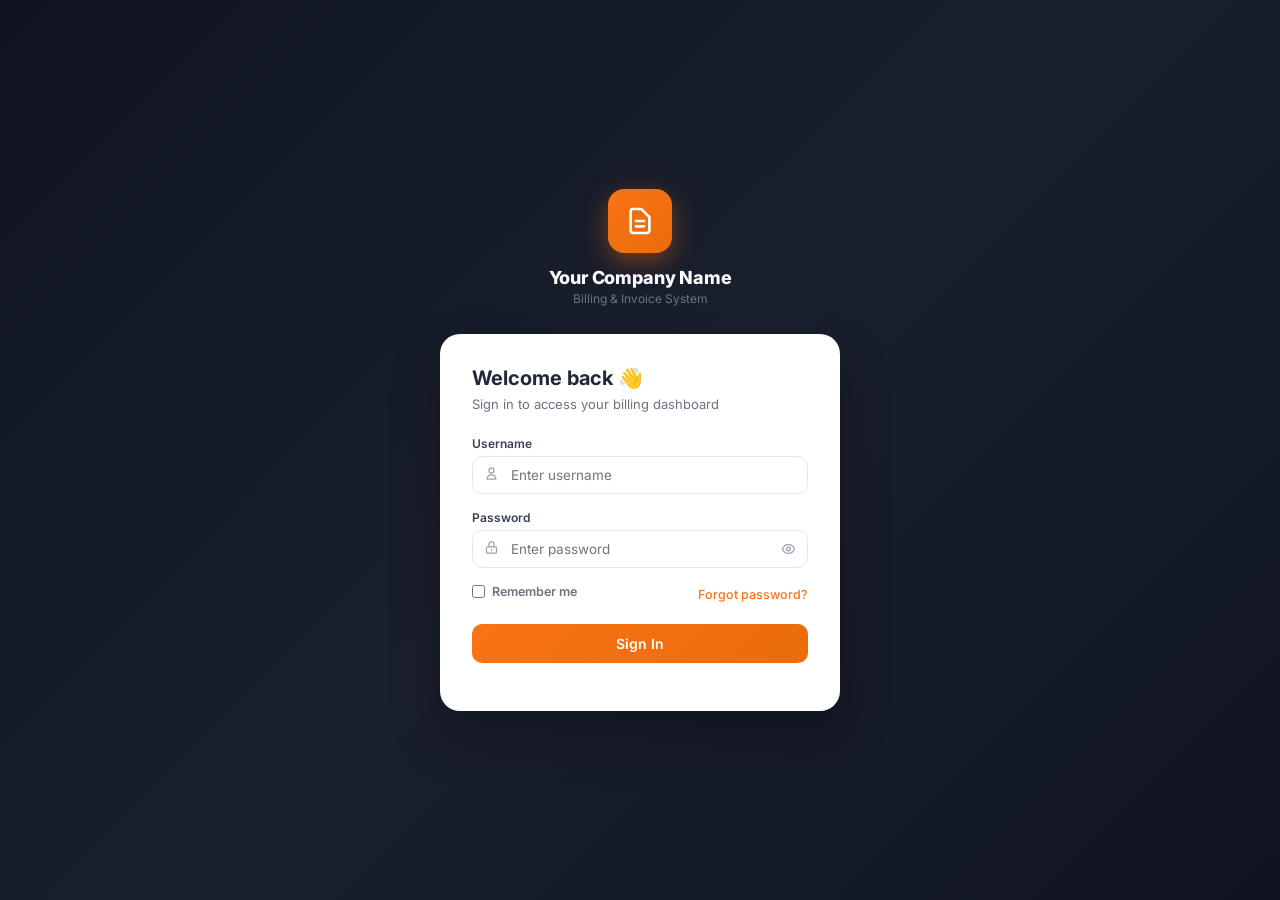
<file: dashboard.html>
<!DOCTYPE html>
<html lang="en">

<head>
    <meta charset="UTF-8">
    <meta name="viewport" content="width=device-width,initial-scale=1">
    <title>Dashboard — Veranjaneya Billing</title>
    <link href="https://fonts.googleapis.com/css2?family=Inter:wght@400;500;600;700;800&display=swap" rel="stylesheet">
    <link rel="stylesheet" href="css/style.css">
</head>

<body>
    <div class="app-layout">
        <div id="sidebar-mount"></div>
        <div class="main-content">
            <header class="top-header no-print">
                <div style="flex:1">
                    <div class="page-title">Dashboard</div>
                    <div class="page-subtitle" id="greeting-text"></div>
                    <div class="road-theme-line" style="margin:8px 0 0 0; height:6px;"></div>
                </div>
                <div class="header-actions">
                    <div id="conn-health" style="display:flex;align-items:center;gap:6px;font-size:11px;background:rgba(0,0,0,0.03);padding:4px 10px;border-radius:20px;font-weight:600">
                        <span id="health-dot" style="width:8px;height:8px;border-radius:50%;background:#ccc"></span>
                        <span id="health-text">Checking...</span>
                    </div>
                    <span id="fy-badge" style="font-size:11px;background:var(--accent-light);color:var(--accent);padding:4px 10px;border-radius:20px;font-weight:600"></span>
                    <a href="invoice.html" class="btn btn-primary">
                        <svg fill="none" viewBox="0 0 24 24" stroke="currentColor">
                            <path stroke-linecap="round" stroke-linejoin="round" stroke-width="2" d="M12 4v16m8-8H4" />
                        </svg>
                        New Invoice
                    </a>
                </div>
            </header>

            <div class="page-body">
                <!-- Stats -->
                <div class="stats-grid" id="stats-grid"></div>

                <!-- Charts Row -->
                <div style="display:grid;grid-template-columns:2fr 1fr;gap:16px;margin-bottom:20px">
                    <div class="card">
                        <div class="card-header">
                            <span class="card-title">Recent Invoices</span>
                            <a href="invoice.html" class="btn btn-outline btn-sm">View All</a>
                        </div>
                        <div class="table-container">
                            <table>
                                <thead>
                                    <tr>
                                        <th>Invoice No</th>
                                        <th>Customer</th>
                                        <th>Date</th>
                                        <th>Amount</th>
                                        <th>Status</th>
                                    </tr>
                                </thead>
                                <tbody id="recent-invoices"></tbody>
                            </table>
                        </div>
                    </div>
                    <div class="card">
                        <div class="card-header"><span class="card-title">Pending Payments</span></div>
                        <div id="pending-list" style="padding:12px"></div>
                    </div>
                </div>

                <!-- Bottom Row -->
                <div style="display:grid;grid-template-columns:1fr 1fr 1fr;gap:16px">
                    <div class="card">
                        <div class="card-header"><span class="card-title">Quick Actions</span></div>
                        <div class="card-body" style="display:grid;gap:8px">
                            <a href="invoice.html" class="btn btn-primary"><svg fill="none" viewBox="0 0 24 24"
                                    stroke="currentColor">
                                    <path stroke-linecap="round" stroke-linejoin="round" stroke-width="2"
                                        d="M9 12h6m-6 4h6m2 5H7a2 2 0 01-2-2V5a2 2 0 012-2h5.586a1 1 0 01.707.293l5.414 5.414a1 1 0 01.293.707V19a2 2 0 01-2 2z" />
                                </svg>Create Invoice</a>
                            <a href="quotation.html" class="btn btn-secondary"><svg fill="none" viewBox="0 0 24 24"
                                    stroke="currentColor">
                                    <path stroke-linecap="round" stroke-linejoin="round" stroke-width="2"
                                        d="M8 7v8a2 2 0 002 2h6M8 7V5a2 2 0 012-2h4.586a1 1 0 01.707.293l4.414 4.414a1 1 0 01.293.707V15a2 2 0 01-2 2h-2M8 7H6a2 2 0 00-2 2v10a2 2 0 002 2h8a2 2 0 002-2v-2" />
                                </svg>Create Quotation</a>
                            <a href="challan.html" class="btn btn-info"><svg fill="none" viewBox="0 0 24 24"
                                    stroke="currentColor">
                                    <path stroke-linecap="round" stroke-linejoin="round" stroke-width="2"
                                        d="M9 5H7a2 2 0 00-2 2v12a2 2 0 002 2h10a2 2 0 002-2V7a2 2 0 00-2-2h-2M9 5a2 2 0 002 2h2a2 2 0 002-2M9 5a2 2 0 012-2h2a2 2 0 012 2" />
                                </svg>Delivery Challan</a>
                            <a href="customers.html" class="btn btn-outline"><svg fill="none" viewBox="0 0 24 24"
                                    stroke="currentColor">
                                    <path stroke-linecap="round" stroke-linejoin="round" stroke-width="2"
                                        d="M17 20h5v-2a3 3 0 00-5.356-1.857M17 20H7m10 0v-2c0-.656-.126-1.283-.356-1.857M7 20H2v-2a3 3 0 015.356-1.857M7 20v-2c0-.656.126-1.283.356-1.857m0 0a5.002 5.002 0 019.288 0M15 7a3 3 0 11-6 0 3 3 0 016 0z" />
                                </svg>Add Customer</a>
                            <a href="products.html" class="btn btn-outline"><svg fill="none" viewBox="0 0 24 24"
                                    stroke="currentColor">
                                    <path stroke-linecap="round" stroke-linejoin="round" stroke-width="2"
                                        d="M20 7l-8-4-8 4m16 0l-8 4m8-4v10l-8 4m0-10L4 7m8 4v10M4 7v10l8 4" />
                                </svg>Add Product</a>
                        </div>
                    </div>
                    <div class="card">
                        <div class="card-header"><span class="card-title">Recent Quotations</span></div>
                        <div id="recent-quotations" style="padding:12px"></div>
                    </div>
                    <div class="card">
                        <div class="card-header"><span class="card-title">Top Customers</span></div>
                        <div id="top-customers" style="padding:12px"></div>
                    </div>
                </div>
            </div>
        </div>
    </div>

    <script src="js/app.js?v=2.1"></script>
    <script>
        (async () => {
            const user = Auth.require();
            await DB.init();

            document.getElementById('sidebar-mount').innerHTML = sidebarHTML('dashboard.html');
            initSidebarUser();

            const mode = DB.getMode();
            const dot = document.getElementById('health-dot');
            const txt = document.getElementById('health-text');
            if (mode === 'api') {
                dot.style.background = '#10b981'; txt.textContent = 'Live (Hostinger)';
            } else {
                dot.style.background = '#f59e0b'; txt.textContent = 'Local Mode';
                txt.title = 'Database connection failed. Working in offline mode.';
            }

            const hour = new Date().getHours();
            const greet = hour < 12 ? 'Good Morning' : hour < 17 ? 'Good Afternoon' : 'Good Evening';
            document.getElementById('greeting-text').textContent = `${greet}, ${user ? user.name : 'User'}!`;
            document.getElementById('fy-badge').textContent = 'FY ' + getFY();

            const invoices = DB.getInvoices();
            const customers = DB.getCustomers();
            const quotations = DB.getQuotations();
            const products = DB.getProducts();

            const totalRevenue = invoices.reduce((s, i) => s + (i.grandTotal || 0), 0);
            const paid = invoices.filter(i => i.paymentStatus === 'paid').reduce((s, i) => s + (i.grandTotal || 0), 0);
            const pending = invoices.filter(i => i.paymentStatus !== 'paid').reduce((s, i) => s + (i.grandTotal || 0), 0);
            const pendingCount = invoices.filter(i => i.paymentStatus !== 'paid').length;

            document.getElementById('stats-grid').innerHTML = `
                <div class="stat-card"><div class="stat-icon orange"><svg fill="none" viewBox="0 0 24 24" stroke="currentColor"><path stroke-linecap="round" stroke-linejoin="round" stroke-width="2" d="M9 14l6-6m-5.5.5h.01m4.99 5h.01M19 21V5a2 2 0 00-2-2H7a2 2 0 00-2 2v16l3.5-2 3.5 2 3.5-2 3.5 2z"/></svg></div><div><div class="stat-value">${fmtCur(totalRevenue)}</div><div class="stat-label">Total Revenue (FY)</div></div></div>
                <div class="stat-card"><div class="stat-icon green"><svg fill="none" viewBox="0 0 24 24" stroke="currentColor"><path stroke-linecap="round" stroke-linejoin="round" stroke-width="2" d="M5 13l4 4L19 7"/></svg></div><div><div class="stat-value">${fmtCur(paid)}</div><div class="stat-label">Amount Collected</div></div></div>
                <div class="stat-card"><div class="stat-icon red"><svg fill="none" viewBox="0 0 24 24" stroke="currentColor"><path stroke-linecap="round" stroke-linejoin="round" stroke-width="2" d="M12 8v4l3 3m6-3a9 9 0 11-18 0 9 9 0 0118 0z"/></svg></div><div><div class="stat-value">${fmtCur(pending)}</div><div class="stat-label">Pending (${pendingCount} invoices)</div></div></div>
                <div class="stat-card"><div class="stat-icon blue"><svg fill="none" viewBox="0 0 24 24" stroke="currentColor"><path stroke-linecap="round" stroke-linejoin="round" stroke-width="2" d="M17 20h5v-2a3 3 0 00-5.356-1.857M17 20H7m10 0v-2c0-.656-.126-1.283-.356-1.857M7 20H2v-2a3 3 0 015.356-1.857M7 20v-2c0-.656.126-1.283.356-1.857m0 0a5.002 5.002 0 019.288 0M15 7a3 3 0 11-6 0 3 3 0 016 0z"/></svg></div><div><div class="stat-value">${customers.length}</div><div class="stat-label">Total Customers</div></div></div>
                <div class="stat-card"><div class="stat-icon yellow"><svg fill="none" viewBox="0 0 24 24" stroke="currentColor"><path stroke-linecap="round" stroke-linejoin="round" stroke-width="2" d="M9 12h6m-6 4h6m2 5H7a2 2 0 01-2-2V5a2 2 0 012-2h5.586a1 1 0 01.707.293l5.414 5.414a1 1 0 01.293.707V19a2 2 0 01-2 2z"/></svg></div><div><div class="stat-value">${invoices.length}</div><div class="stat-label">Total Invoices</div></div></div>
                <div class="stat-card"><div class="stat-icon orange"><svg fill="none" viewBox="0 0 24 24" stroke="currentColor"><path stroke-linecap="round" stroke-linejoin="round" stroke-width="2" d="M20 7l-8-4-8 4m16 0l-8 4m8-4v10l-8 4m0-10L4 7m8 4v10M4 7v10l8 4"/></svg></div><div><div class="stat-value">${products.length}</div><div class="stat-label">Products</div></div></div>
            `;

            // Recent invoices
            const recent = invoices.slice().sort((a, b) => new Date(b.createdAt) - new Date(a.createdAt)).slice(0, 8);
            document.getElementById('recent-invoices').innerHTML = recent.length === 0
                ? `<tr><td colspan="5"><div class="empty-state" style="padding:24px"><h3>No invoices yet</h3></div></td></tr>`
                : recent.map(inv => {
                    const badge = inv.paymentStatus === 'paid' ? 'badge-success' : inv.paymentStatus === 'partial' ? 'badge-warning' : 'badge-error';
                    return `<tr><td><strong style="color:var(--accent)">${inv.invoiceNo}</strong></td><td>${inv.customerName||'-'}</td><td>${fmtDate(inv.date)}</td><td><strong>${fmtCur(inv.grandTotal)}</strong></td><td><span class="badge ${badge}">${(inv.paymentStatus||'pending').charAt(0).toUpperCase()+(inv.paymentStatus||'pending').slice(1)}</span></td></tr>`;
                }).join('');

            // Pending payments list
            const pendingInvs = invoices.filter(i => i.paymentStatus !== 'paid').sort((a, b) => new Date(b.createdAt) - new Date(a.createdAt)).slice(0, 6);
            document.getElementById('pending-list').innerHTML = pendingInvs.length === 0
                ? `<div style="text-align:center;padding:20px;color:var(--text-muted);font-size:13px">🎉 All invoices paid!</div>`
                : pendingInvs.map(inv => `
                    <div style="display:flex;justify-content:space-between;align-items:center;padding:8px 0;border-bottom:1px solid var(--border)">
                        <div><div style="font-weight:600;font-size:12px">${inv.invoiceNo}</div><div style="color:var(--text-muted);font-size:11px">${inv.customerName||'-'}</div></div>
                        <strong style="color:var(--error)">${fmtCur(inv.grandTotal)}</strong>
                    </div>`).join('');

            // Recent quotations
            const recentQ = quotations.slice().sort((a, b) => new Date(b.createdAt) - new Date(a.createdAt)).slice(0, 4);
            document.getElementById('recent-quotations').innerHTML = recentQ.length === 0
                ? `<div style="text-align:center;padding:20px;color:var(--text-muted);font-size:13px">No quotations yet</div>`
                : recentQ.map(q => `
                    <div style="display:flex;justify-content:space-between;align-items:center;padding:8px 0;border-bottom:1px solid var(--border)">
                        <div><div style="font-weight:600;font-size:12px">${q.quotationNo}</div><div style="color:var(--text-muted);font-size:11px">${q.customerName||'-'}</div></div>
                        <strong>${fmtCur(q.grandTotal)}</strong>
                    </div>`).join('');

            // Top customers by invoice total
            const custTotals = {};
            invoices.forEach(inv => {
                if (!inv.customerId) return;
                if (!custTotals[inv.customerId]) custTotals[inv.customerId] = { name: inv.customerName, total: 0 };
                custTotals[inv.customerId].total += inv.grandTotal || 0;
            });
            const topCusts = Object.values(custTotals).sort((a, b) => b.total - a.total).slice(0, 5);
            document.getElementById('top-customers').innerHTML = topCusts.length === 0
                ? `<div style="text-align:center;padding:20px;color:var(--text-muted);font-size:13px">No data yet</div>`
                : topCusts.map(c => `
                    <div style="display:flex;justify-content:space-between;align-items:center;padding:8px 0;border-bottom:1px solid var(--border)">
                        <div style="font-weight:600;font-size:12px">${c.name}</div>
                        <strong style="color:var(--accent)">${fmtCur(c.total)}</strong>
                    </div>`).join('');
        })();
    </script>
</body>

</html>
</file>
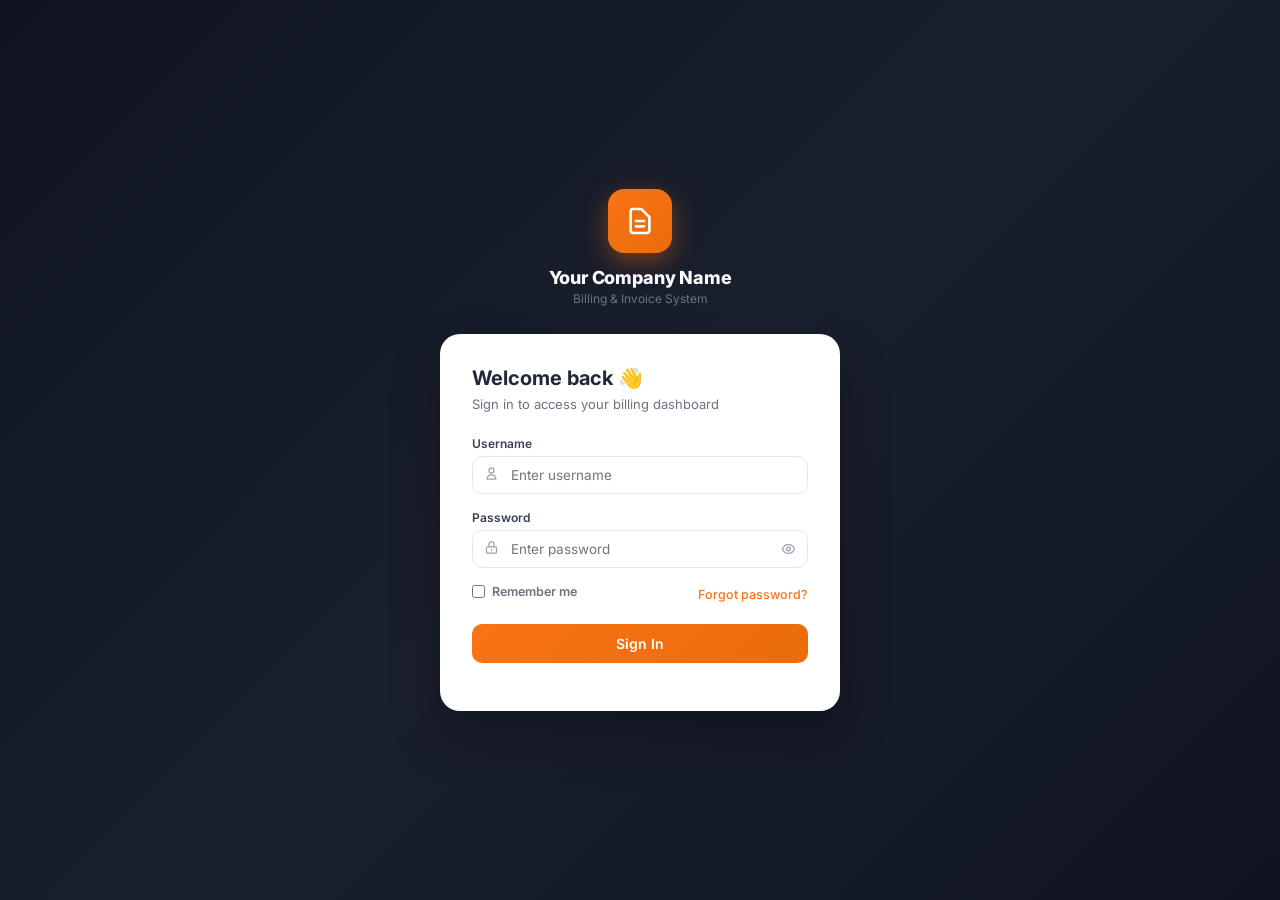
<file: invoice.html>
<!DOCTYPE html>
<html lang="en">

<head>
    <meta charset="UTF-8">
    <meta name="viewport" content="width=device-width,initial-scale=1">
    <title>Invoices | Veranjaneya Billing</title>
    <link
        href="https://fonts.googleapis.com/css2?family=Outfit:wght@400;500;600;700;800&family=Playfair+Display:ital,wght@0,700;0,900;1,700&display=swap"
        rel="stylesheet">
    <link rel="stylesheet" href="css/style.css">
    <style>
        :root {
            --primary-color: #2563eb;
            --primary-dark: #1e3a8a;
            --primary-light: #eff6ff;
            --accent-color: #f59e0b;
            --bg-color: #f8fafc;
        }

        body {
            font-family: 'Outfit', sans-serif;
            background-color: var(--bg-color);
        }

        .invoice-header {
            background: linear-gradient(135deg, var(--primary-color), var(--primary-dark));
            color: white;
            padding: 30px;
            border-radius: 12px 12px 0 0;
            text-align: center;
            position: relative;
            overflow: hidden;
        }

        .logo-container {
            width: 80px;
            height: 80px;
            background: white;
            border-radius: 12px;
            display: flex;
            align-items: center;
            justify-content: center;
            margin: 0 auto 15px;
            box-shadow: 0 4px 15px rgba(0, 0, 0, 0.2);
        }

        .logo-container svg {
            width: 50px;
            height: 50px;
            color: var(--primary-color);
        }

        .company-title {
            font-size: 32px;
            font-weight: 800;
            margin-bottom: 5px;
            letter-spacing: 0.5px;
        }

        .company-subtitle {
            font-size: 14px;
            opacity: 0.9;
        }

        .invoice-title-badge {
            background: var(--accent-color);
            color: white;
            display: inline-block;
            padding: 8px 30px;
            font-weight: 800;
            border-radius: 50px;
            margin-top: 15px;
            text-transform: uppercase;
            letter-spacing: 2px;
            font-size: 14px;
        }

        .inv-items-table th {
            background: var(--primary-color);
            color: white;
            text-transform: uppercase;
            font-size: 11px;
        }

        .inv-total-grand {
            background: var(--primary-color) !important;
        }

        .gear-icon {
            position: absolute;
            opacity: 0.05;
        }

        @media print {
            @page {
                size: A4;
                margin: 10mm;
            }
            html, body {
                margin: 0 !important;
                padding: 0 !important;
                height: auto !important;
                min-height: 0 !important;
                background: white !important;
                -webkit-print-color-adjust: exact !important;
                print-color-adjust: exact !important;
            }
            /* Hide sidebar, page content, and all modals except the invoice view */
            #sidebar-mount,
            .top-header,
            .page-body,
            .no-print,
            #create-modal {
                display: none !important;
            }
            /* Collapse the layout shell so it adds no height */
            .app-layout {
                display: block !important;
                height: auto !important;
                min-height: 0 !important;
                padding: 0 !important;
                margin: 0 !important;
            }
            .main-content {
                display: block !important;
                height: auto !important;
                min-height: 0 !important;
                padding: 0 !important;
                margin: 0 !important;
                overflow: visible !important;
            }
            /* Flatten the view-modal overlay so invoice starts at top of page */
            #view-modal {
                position: static !important;
                background: none !important;
                overflow: visible !important;
                display: block !important;
                padding: 0 !important;
                margin: 0 !important;
                height: auto !important;
                min-height: 0 !important;
                align-items: flex-start !important;
                justify-content: flex-start !important;
            }
            /* Strip the modal card chrome */
            #view-modal > .modal {
                all: unset !important;
                display: block !important;
                width: 100% !important;
                height: auto !important;
                overflow: visible !important;
            }
            /* The invoice preview body fills the page */
            #invoice-preview {
                all: unset !important;
                display: block !important;
                width: 100% !important;
                overflow: visible !important;
                padding: 0 !important;
                margin: 0 !important;
            }
            /* A4 invoice container: 190mm wide (210mm - 10mm*2 margins), full page height */
            .invoice-container {
                width: 190mm !important;
                min-height: 277mm !important;
                max-height: 277mm !important;
                display: flex !important;
                flex-direction: column !important;
                justify-content: space-between !important;
                box-sizing: border-box !important;
                overflow: hidden !important;
                /* Remove screen-only decorations */
                box-shadow: none !important;
                border-radius: 0 !important;
                border: none !important;
                margin: 0 auto !important;
                padding: 0 !important;
            }
            /* Items section grows to fill space between header and footer */
            .invoice-body-section {
                flex-grow: 1 !important;
                overflow: hidden !important;
            }
            /* Compact table for print */
            .inv-items-table {
                table-layout: fixed !important;
                width: 100% !important;
                font-size: 9pt !important;
            }
            .inv-items-table td,
            .inv-items-table th {
                font-size: 9pt !important;
            }
            /* Force color backgrounds and SVGs to print */
            svg, svg path,
            * {
                -webkit-print-color-adjust: exact !important;
                print-color-adjust: exact !important;
            }
        }
    </style>
</head>

<body>
    <div class="app-layout">
        <div id="sidebar-mount"></div>
        <div class="main-content">
            <header class="top-header no-print">
                <div>
                    <div class="page-title">Invoices</div>
                    <div class="page-subtitle">GST Tax Invoices with CGST/SGST/IGST</div>
                </div>
                <div class="header-actions">
                    <div class="search-bar">
                        <svg fill="none" viewBox="0 0 24 24" stroke="currentColor">
                            <path stroke-linecap="round" stroke-linejoin="round" stroke-width="2"
                                d="M21 21l-6-6m2-5a7 7 0 11-14 0 7 7 0 0114 0" />
                        </svg>
                        <input type="text" id="search-input" placeholder="Search invoices..." oninput="renderList()">
                    </div>
                    <select id="filter-series" onchange="renderList()" style="width:auto">
                        <option value="">All Series</option>
                    </select>
                    <select id="filter-status" onchange="renderList()" style="width:auto">
                        <option value="">All Status</option>
                        <option value="paid">Paid</option>
                        <option value="pending">Pending</option>
                        <option value="partial">Partial</option>
                    </select>
                    <button class="btn btn-primary" onclick="openCreateModal()">
                        <svg fill="none" viewBox="0 0 24 24" stroke="currentColor">
                            <path stroke-linecap="round" stroke-linejoin="round" stroke-width="2" d="M12 4v16m8-8H4" />
                        </svg>
                        New Invoice
                    </button>
                </div>
            </header>

            <div class="page-body">
                <div class="card">
                    <div class="card-header">
                        <span class="card-title">All Invoices</span>
                        <span id="invoice-count" style="font-size:12px;color:var(--text-muted)"></span>
                    </div>
                    <div class="table-container">
                        <table>
                            <thead>
                                <tr>
                                    <th>Invoice No</th>
                                    <th>Customer</th>
                                    <th>Date</th>
                                    
                                    <th>Taxable</th>
                                    <th>GST</th>
                                    <th>Grand Total</th>
                                    <th>Status</th>
                                    <th>Actions</th>
                                </tr>
                            </thead>
                            <tbody id="invoice-tbody"></tbody>
                        </table>
                    </div>
                </div>
            </div>
        </div>
    </div>

    <!-- CREATE / EDIT INVOICE MODAL -->
    <div class="modal-overlay modal-xl" id="create-modal">
        <div class="modal modal-xl">
            <div class="modal-header">
                <span class="modal-title" id="modal-title">Create Invoice</span>
                <button class="modal-close" onclick="closeModal('create-modal')"><svg fill="none" viewBox="0 0 24 24"
                        stroke="currentColor">
                        <path stroke-linecap="round" stroke-linejoin="round" stroke-width="2"
                            d="M6 18L18 6M6 6l12 12" />
                    </svg></button>
            </div>
            <div class="modal-body">
                <input type="hidden" id="edit-id">
                <div class="form-row">
                    <div class="form-group"><label>Invoice No</label><input type="text" id="f-invno"
                            style="background:#fff"></div>
                    <div class="form-group"><label class="required">Date</label><input type="date" id="f-date" required>
                    </div>
                    
                    <div class="form-group"><label>Payment Status</label>
                        <select id="f-status">
                            <option value="pending">Pending</option>
                            <option value="partial">Partial</option>
                            <option value="paid">Paid</option>
                        </select>
                    </div>
                </div>

                <!-- Customer Section -->
                <div
                    style="background:#f9fafb;border:1px solid var(--border);border-radius:var(--radius);padding:14px;margin-bottom:16px">
                    <div
                        style="font-size:12px;font-weight:700;text-transform:uppercase;letter-spacing:.06em;color:var(--text-muted);margin-bottom:10px">
                        Bill To</div>
                    <div class="form-row">
                        <div class="form-group">
                            <label class="required">Customer</label>
                            <select id="f-customer" onchange="onCustomerChange()">
                                <option value="">Select Customer</option>
                            </select>
                        </div>
                        <div class="form-group"><label>GSTIN</label><input type="text" id="f-cust-gstin"
                                placeholder="Customer GSTIN"></div>
                        <div class="form-group"><label>State</label>
                            <select id="f-cust-state" onchange="onStateChange()">
                                <option value="">Select State</option>
                            </select>
                        </div>
                    </div>
                    <div class="form-group"><label>Address</label><textarea id="f-cust-addr"
                            placeholder="Customer address" rows="2"></textarea></div>
                    <div id="gst-type-badge" style="margin-top:6px"></div>
                </div>

                <!-- Order & Logistics Section -->
                <div
                    style="background:#f9fafb;border:1px solid var(--border);border-radius:var(--radius);padding:14px;margin-bottom:16px">
                    <div
                        style="font-size:12px;font-weight:700;text-transform:uppercase;letter-spacing:.06em;color:var(--text-muted);margin-bottom:10px">
                        Order & Logistics Details</div>
                    <div class="form-row">
                        <div class="form-group">
                            <label>Supply Order No</label>
                            <input type="text" id="f-supply-order" placeholder="e.g. -23/31/2025-26">
                        </div>
                        <div class="form-group">
                            <label>Buyer Order No</label>
                            <input type="text" id="f-buyer-order" placeholder="e.g. KA/D/Q/-2025-26">
                        </div>
                        <div class="form-group">
                            <label>E-Way Bill No</label>
                            <input type="text" id="f-eway-bill" placeholder="e.g. 291234567890">
                        </div>
                    </div>
                    <div class="form-row" style="margin-top:10px">
                        <div class="form-group">
                            <label>Payment Mode</label>
                            <input type="text" id="f-payment-mode" placeholder="e.g. CREDIT, CASH" value="CREDIT">
                        </div>
                        <div class="form-group">
                            <label>Delivery Vehicle No</label>
                            <input type="text" id="f-vehicle-no" placeholder="e.g. KA-17-M-1234">
                        </div>
                        <div class="form-group">
                            <label>Billing Destination</label>
                            <input type="text" id="f-destination" placeholder="e.g. HASSAN SP OFFICE">
                        </div>
                    </div>
                </div>

                <!-- Items Section -->
                <div
                    style="font-size:12px;font-weight:700;text-transform:uppercase;letter-spacing:.06em;color:var(--text-muted);margin-bottom:8px">
                    Items</div>
                <div class="items-section">
                    <table id="items-table">
                        <thead>
                            <tr>
                                <th style="width:30px">#</th>
                                <th>Product / Description</th>
                                <th style="width:80px">Mfr</th>
                                <th style="width:80px">Batch</th>
                                <th style="width:80px">Exp.</th>
                                <th style="width:80px">HSN</th>
                                <th style="width:60px">Qty</th>
                                <th style="width:80px">MRP (₹)</th>
                                <th style="width:80px">Rate (₹)</th>
                                <th style="width:60px">Disc%</th>
                                <th style="width:60px">GST%</th>
                                <th style="width:90px">Total</th>
                                <th style="width:36px"></th>
                            </tr>
                        </thead>
                        <tbody id="items-tbody"></tbody>
                    </table>
                </div>
                <button class="btn btn-outline btn-sm" onclick="addItem()" style="margin-bottom:14px">
                    <svg fill="none" viewBox="0 0 24 24" stroke="currentColor">
                        <path stroke-linecap="round" stroke-linejoin="round" stroke-width="2" d="M12 4v16m8-8H4" />
                    </svg>
                    Add Item
                </button>

                <!-- GST Summary -->
                <div class="gst-summary">
                    <div class="gst-row"><span>Subtotal (Taxable Value)</span><span id="sum-taxable">₹0.00</span></div>
                    <div class="gst-row" id="cgst-row"><span>CGST</span><span id="sum-cgst">₹0.00</span></div>
                    <div class="gst-row" id="sgst-row"><span>SGST</span><span id="sum-sgst">₹0.00</span></div>
                    <div class="gst-row" id="igst-row" style="display:none"><span>IGST</span><span
                            id="sum-igst">₹0.00</span></div>
                    <div class="gst-row total"><span>Grand Total</span><span id="sum-total">₹0.00</span></div>
                </div>

                <div class="form-row" style="margin-top:14px">
                    <div class="form-group"><label>Paid Amount (₹)</label><input type="number" id="f-paid" value="0"
                            min="0" oninput="recalc()"></div>
                    <div class="form-group"><label>Notes</label><input type="text" id="f-notes"
                            placeholder="Additional notes"></div>
                </div>
                <div class="form-group"><label>Custom Terms & Conditions (Manual edit)</label><textarea id="f-terms"
                        rows="3"></textarea>
                </div>
            </div>
            <div class="modal-footer">
                <button class="btn btn-outline" onclick="closeModal('create-modal')">Cancel</button>
                <button class="btn btn-primary" onclick="saveInvoice()">
                    <svg fill="none" viewBox="0 0 24 24" stroke="currentColor">
                        <path stroke-linecap="round" stroke-linejoin="round" stroke-width="2" d="M5 13l4 4L19 7" />
                    </svg>
                    Save Invoice
                </button>
            </div>
        </div>
    </div>

    <!-- VIEW INVOICE MODAL -->
    <div class="modal-overlay modal-xl" id="view-modal">
        <div class="modal modal-xl">
            <div class="modal-header no-print">
                <span class="modal-title">Invoice Preview</span>
                <div style="display:flex;gap:8px;margin-left:auto;align-items:center;">
                    <select id="f-copy-type" onchange="changeCopyType(this.value)" style="width: auto; height: 30px; font-size: 11px; padding: 4px 8px; border-radius: 4px; border: 1px solid var(--border); background: white; font-weight: 600; color: var(--text);">
                        <option value="">Default (No Copy Text)</option>
                        <option value="ORIGINAL FOR RECIPIENT">ORIGINAL FOR RECIPIENT</option>
                        <option value="DUPLICATE FOR TRANSPORTER">DUPLICATE FOR TRANSPORTER</option>
                        <option value="TRIPLICATE FOR ASSESSEE">TRIPLICATE FOR ASSESSEE</option>
                        <option value="OFFICE COPY">OFFICE COPY</option>
                        <option value="DUPLICATE">DUPLICATE</option>
                    </select>
                    <button class="btn btn-outline btn-sm" id="print-btn" onclick="printInvoice()"><svg fill="none"
                            viewBox="0 0 24 24" stroke="currentColor">
                            <path stroke-linecap="round" stroke-linejoin="round" stroke-width="2"
                                d="M17 17h2a2 2 0 002-2v-4a2 2 0 00-2-2H5a2 2 0 00-2 2v4a2 2 0 002 2h2m2 4h6a2 2 0 002-2v-4a2 2 0 00-2-2H9a2 2 0 00-2 2v4a2 2 0 002 2zm8-12V5a2 2 0 00-2-2H9a2 2 0 00-2 2v4h10z" />
                        </svg>Print</button>
                    <button class="btn btn-primary btn-sm" onclick="downloadPDF()"><svg fill="none" viewBox="0 0 24 24"
                            stroke="currentColor">
                            <path stroke-linecap="round" stroke-linejoin="round" stroke-width="2"
                                d="M4 16v1a3 3 0 003 3h10a3 3 0 003-3v-1m-4-4l-4 4m0 0l-4-4m4 4V4" />
                        </svg>Print / Save PDF</button>
                    <button class="modal-close" onclick="closeModal('view-modal')"><svg fill="none" viewBox="0 0 24 24"
                            stroke="currentColor">
                            <path stroke-linecap="round" stroke-linejoin="round" stroke-width="2"
                                d="M6 18L18 6M6 6l12 12" />
                        </svg></button>
                </div>
            </div>
            <div class="modal-body" id="invoice-preview"></div>
        </div>
    </div>

    <div id="toast-container" class="toast-container"></div>

    <script src="js/app.js?v=2.1"></script>
    <script>
        Auth.require();

        let currentGSTType = 'intra';
        let viewingInvoice = null;
        let items = [];

        function openCreateModal(editId = null) {
            items = [];
            document.getElementById('edit-id').value = editId || '';
            const settings = DB.getSettings();
            const inv = editId ? DB.getInvoice(editId) : null;
            document.getElementById('modal-title').textContent = editId ? 'Edit Invoice' : 'Create Invoice';
            document.getElementById('f-invno').value = inv ? inv.invoiceNo : DB.nextInvoiceNo();
            document.getElementById('f-date').value = inv ? inv.date : today();
            
            document.getElementById('f-status').value = inv ? inv.paymentStatus : 'pending';
            document.getElementById('f-notes').value = inv ? (inv.notes || '') : '';
            document.getElementById('f-terms').value = inv ? (inv.termsConditions || settings.termsConditions) : settings.termsConditions;
            document.getElementById('f-paid').value = inv ? (inv.paidAmount || 0) : 0;

            // Logistics fields:
            document.getElementById('f-supply-order').value = inv ? (inv.supplyOrderNo || '') : '';
            document.getElementById('f-buyer-order').value = inv ? (inv.buyerOrderNo || '') : '';
            document.getElementById('f-eway-bill').value = inv ? (inv.eWayBill || '') : '';
            document.getElementById('f-payment-mode').value = inv ? (inv.paymentMode || 'CREDIT') : 'CREDIT';
            document.getElementById('f-vehicle-no').value = inv ? (inv.vehicleNo || '') : '';
            document.getElementById('f-destination').value = inv ? (inv.destination || '') : '';

            // Populate customer dropdown
            const custSel = document.getElementById('f-customer');
            custSel.innerHTML = '<option value="">Select Customer</option>' +
                DB.getCustomers().map(c => `<option value="${c.id}" ${inv && inv.customerId === c.id ? 'selected' : ''}>${c.name}</option>`).join('');

            // State dropdown
            document.getElementById('f-cust-state').innerHTML = '<option value="">Select State</option>' + stateOptions();

            if (inv) {
                document.getElementById('f-cust-gstin').value = inv.customerGSTIN || '';
                document.getElementById('f-cust-addr').value = inv.customerAddress || '';
                document.getElementById('f-cust-state').value = inv.customerStateCode || '';
                items = inv.items ? JSON.parse(JSON.stringify(inv.items)) : [];
                currentGSTType = inv.gstType || 'intra';
            } else {
                document.getElementById('f-cust-gstin').value = '';
                document.getElementById('f-cust-addr').value = '';
                document.getElementById('f-cust-state').innerHTML = '<option value="">Select State</option>' + stateOptions();
                items = [];
                currentGSTType = 'intra';
            }

            if (items.length === 0) addItem();
            renderItems();
            recalc();
            openModal('create-modal');
        }

        function onCustomerChange() {
            const cid = document.getElementById('f-customer').value;
            if (!cid) return;
            const c = DB.getCustomer(cid);
            if (!c) return;
            document.getElementById('f-cust-gstin').value = c.gstin || '';
            document.getElementById('f-cust-addr').value = [c.address, c.city, c.state].filter(Boolean).join('\n');
            document.getElementById('f-cust-state').value = c.stateCode || '';
            onStateChange();
        }

        function onStateChange() {
            const settings = DB.getSettings();
            const buyerCode = document.getElementById('f-cust-state').value;
            currentGSTType = gstType(settings.stateCode, buyerCode);
            const badge = document.getElementById('gst-type-badge');
            badge.innerHTML = currentGSTType === 'inter'
                ? `<span class="badge badge-info">IGST (Inter-State Supply)</span>`
                : `<span class="badge badge-success">CGST + SGST</span>`;
            recalc();
        }

        function addItem() {
            items.push({ name: '', hsnCode: '', qty: 1, unit: 'Nos', rate: 0, discount: 0, gstRate: 18 });
            renderItems();
        }

        function removeItem(idx) {
            items.splice(idx, 1);
            renderItems();
            recalc();
        }

        function renderItems() {
            const products = DB.getProducts();
            const tbody = document.getElementById('items-tbody');
            tbody.innerHTML = items.map((it, idx) => `
    <tr>
      <td>${idx + 1}</td>
      <td>
        <select onchange="onProductSelect(${idx},this)" style="width:100%;min-width:160px">
          <option value="">-- Select or type --</option>
          ${products.map(p => `<option value="${p.id}" ${it.productId === p.id ? 'selected' : ''}>${p.name}</option>`).join('')}
        </select>
        <input type="text" placeholder="Description" value="${it.name || ''}" oninput="updateItem(${idx},'name',this.value)" style="margin-top:2px">
      </td>
      <td><input type="text" value="${it.mfr || ''}" oninput="updateItem(${idx},'mfr',this.value)" style="width:70px"></td>
      <td><input type="text" value="${it.batchNo || ''}" oninput="updateItem(${idx},'batchNo',this.value)" style="width:70px"></td>
      <td><input type="text" value="${it.expDate || ''}" oninput="updateItem(${idx},'expDate',this.value)" placeholder="MM/YY" style="width:70px"></td>
      <td><input type="text" value="${it.hsnCode || ''}" oninput="updateItem(${idx},'hsnCode',this.value)" style="width:70px"></td>
      <td><input type="number" value="${it.qty || 1}" min="0.001" step="any" oninput="updateItem(${idx},'qty',+this.value)" style="width:55px"></td>
      <td><input type="number" value="${it.mrp || 0}" min="0" step="any" oninput="updateItem(${idx},'mrp',+this.value)" style="width:75px"></td>
      <td><input type="number" value="${it.rate || 0}" min="0" step="any" oninput="updateItem(${idx},'rate',+this.value)" style="width:75px"></td>
      <td><input type="number" value="${it.discount || 0}" min="0" max="100" step="any" oninput="updateItem(${idx},'discount',+this.value)" style="width:55px"></td>
      <td>
        <select onchange="updateItem(${idx},'gstRate',+this.value)" style="width:55px">
          ${[0, 5, 12, 18, 28].map(r => `<option value="${r}" ${it.gstRate === r ? 'selected' : ''}>${r}%</option>`).join('')}
        </select>
      </td>
      <td style="text-align:right;font-weight:700;color:var(--primary-color)" id="total-${idx}">${fmtCur(getItemTotal(it))}</td>
      <td><button onclick="removeItem(${idx})" class="btn btn-ghost btn-sm" style="color:var(--error);padding:4px"><svg fill="none" viewBox="0 0 24 24" stroke="currentColor" width="14" height="14"><path stroke-linecap="round" stroke-linejoin="round" stroke-width="2" d="M6 18L18 6M6 6l12 12"/></svg></button></td>
    </tr>`
            ).join('');
        }

        function onProductSelect(idx, sel) {
            const pid = sel.value;
            if (!pid) return;
            const p = DB.getProduct(pid);
            if (!p) return;
            items[idx] = {
                ...items[idx],
                productId: p.id,
                name: p.name,
                hsnCode: p.hsnCode || '',
                unit: p.unit || 'Nos',
                rate: p.rate || 0,
                mrp: p.mrp || 0,
                mfr: p.mfr || '',
                gstRate: (p.gstRate !== undefined && p.gstRate !== null) ? p.gstRate : 18
            };
            renderItems(); recalc();
        }

        function updateItem(idx, field, val) {
            items[idx][field] = val;
            const it = items[idx];
            const tEl = document.getElementById(`taxable-${idx}`);
            const gEl = document.getElementById(`gstamt-${idx}`);
            const ttEl = document.getElementById(`total-${idx}`);
            if (tEl) tEl.textContent = fmtCur(getItemTaxable(it));
            if (gEl) gEl.textContent = fmtCur(getItemGST(it));
            if (ttEl) ttEl.textContent = fmtCur(getItemTotal(it));
            recalc();
        }

        function getItemTaxable(it) {
            const base = (it.qty || 0) * (it.rate || 0);
            return base * (1 - (it.discount || 0) / 100);
        }
        function getItemGST(it) { return (getItemTaxable(it) * (it.gstRate || 0)) / 100; }
        function getItemTotal(it) { return getItemTaxable(it) + getItemGST(it); }

        function recalc() {
            let subtotal = 0, totalCGST = 0, totalSGST = 0, totalIGST = 0;
            items.forEach(it => {
                const taxable = getItemTaxable(it);
                const g = calcGST(taxable, it.gstRate || 0, currentGSTType);
                subtotal += taxable;
                totalCGST += g.cgst; totalSGST += g.sgst; totalIGST += g.igst;
            });
            const grandTotal = subtotal + totalCGST + totalSGST + totalIGST;

            document.getElementById('sum-taxable').textContent = fmtCur(subtotal);
            document.getElementById('sum-cgst').textContent = fmtCur(totalCGST);
            document.getElementById('sum-sgst').textContent = fmtCur(totalSGST);
            document.getElementById('sum-igst').textContent = fmtCur(totalIGST);
            document.getElementById('sum-total').textContent = fmtCur(grandTotal);

            const isInter = currentGSTType === 'inter';
            document.getElementById('cgst-row').style.display = isInter ? 'none' : '';
            document.getElementById('sgst-row').style.display = isInter ? 'none' : '';
            document.getElementById('igst-row').style.display = isInter ? '' : 'none';
        }

        async function saveInvoice() {
            const editId = document.getElementById('edit-id').value;
            const custId = document.getElementById('f-customer').value;
            if (!custId) { toast('Please select a customer', 'error'); return; }
            if (items.length === 0 || items.every(i => !i.name && !i.rate)) { toast('Add at least one item', 'error'); return; }

            const settings = DB.getSettings();
            const buyerCode = document.getElementById('f-cust-state').value;
            const gt = gstType(settings.stateCode, buyerCode);
            const cust = DB.getCustomer(custId);

            let subtotal = 0, totalCGST = 0, totalSGST = 0, totalIGST = 0;
            const processedItems = items.map(it => {
                const taxable = getItemTaxable(it);
                const g = calcGST(taxable, it.gstRate || 0, gt);
                subtotal += taxable; totalCGST += g.cgst; totalSGST += g.sgst; totalIGST += g.igst;
                return { ...it, taxableAmount: taxable, cgst: g.cgst, sgst: g.sgst, igst: g.igst, total: taxable + g.total };
            });

            // Auto-add new products to catalog
            for (let it of processedItems) {
                if (!it.productId && it.name && it.name.trim() !== '') {
                    try {
                        const newProd = await DB.addProduct({
                            name: it.name.trim(),
                            mfr: it.mfr || '',
                            hsnCode: it.hsnCode || '',
                            unit: it.unit || 'Nos',
                            rate: it.rate || 0,
                            mrp: it.mrp || it.rate || 0,
                            gstRate: it.gstRate !== undefined ? it.gstRate : 18,
                            stock: 0,
                            lowStockAlert: 10,
                            description: ''
                        });
                        it.productId = newProd.id;
                    } catch (e) { console.error('Failed to auto-add product', e); }
                }
            }

            const grandTotal = subtotal + totalCGST + totalSGST + totalIGST;

            const data = {
                id: editId || 'I' + Date.now(),
                invoiceNo: document.getElementById('f-invno').value,
                date: document.getElementById('f-date').value,
                
                paymentStatus: document.getElementById('f-status').value,
                paidAmount: parseFloat(document.getElementById('f-paid').value) || 0,
                customerId: custId,
                customer: {
                    name: cust ? cust.name : '',
                    gstin: document.getElementById('f-cust-gstin').value,
                    address: document.getElementById('f-cust-addr').value,
                    stateCode: buyerCode,
                    supplyOrderNo: document.getElementById('f-supply-order').value,
                    buyerOrderNo: document.getElementById('f-buyer-order').value,
                    eWayBill: document.getElementById('f-eway-bill').value,
                    paymentMode: document.getElementById('f-payment-mode').value,
                    vehicleNo: document.getElementById('f-vehicle-no').value,
                    destination: document.getElementById('f-destination').value
                },
                customerName: cust ? cust.name : '',
                customerGSTIN: document.getElementById('f-cust-gstin').value,
                customerAddress: document.getElementById('f-cust-addr').value,
                customerStateCode: buyerCode,
                supplyOrderNo: document.getElementById('f-supply-order').value,
                buyerOrderNo: document.getElementById('f-buyer-order').value,
                eWayBill: document.getElementById('f-eway-bill').value,
                paymentMode: document.getElementById('f-payment-mode').value,
                vehicleNo: document.getElementById('f-vehicle-no').value,
                destination: document.getElementById('f-destination').value,
                items: processedItems, gstType: gt,
                subtotal, totalCGST, totalSGST, totalIGST,
                totalGST: totalCGST + totalSGST + totalIGST, grandTotal,
                notes: document.getElementById('f-notes').value,
                termsConditions: document.getElementById('f-terms').value
            };

            if (editId) { data.id = editId; await DB.updateInvoice(editId, data); toast('Invoice updated!'); }
            else { await DB.addInvoice(data); toast('Invoice created!'); }
            closeModal('create-modal');
            renderList();
        }

        function renderList() {
            const search = (document.getElementById('search-input').value || '').toLowerCase();
            const status = document.getElementById('filter-status').value;
            const seriesSelect = document.getElementById('filter-series');
            const series = seriesSelect ? seriesSelect.value : '';
            
            if (seriesSelect && seriesSelect.options.length <= 1) {
                const uniqueSeries = DB.getInvoiceSeries();
                uniqueSeries.forEach(s => {
                    const opt = document.createElement('option');
                    opt.value = s; opt.textContent = s || 'Default';
                    seriesSelect.appendChild(opt);
                });
            }

            let list = DB.getInvoices().sort((a, b) => new Date(b.createdAt) - new Date(a.createdAt));
            if (search) list = list.filter(i => (i.invoiceNo || '').toLowerCase().includes(search) || (i.customerName || '').toLowerCase().includes(search));
            if (status) list = list.filter(i => i.paymentStatus === status);
            if (series) list = list.filter(i => (i.invoiceNo || '').startsWith(series));

            document.getElementById('invoice-count').textContent = `${list.length} invoice${list.length !== 1 ? 's' : ''}`;
            const tbody = document.getElementById('invoice-tbody');
            if (list.length === 0) {
                tbody.innerHTML = `<tr><td colspan="9"><div class="empty-state"><svg fill="none" viewBox="0 0 24 24" stroke="currentColor"><path stroke-linecap="round" stroke-linejoin="round" stroke-width="2" d="M9 12h6m-6 4h6m2 5H7a2 2 0 01-2-2V5a2 2 0 012-2h5.586a1 1 0 01.707.293l5.414 5.414a1 1 0 01.293.707V19a2 2 0 01-2 2z"/></svg><h3>No invoices yet</h3><p>Create your first GST invoice</p><button class="btn btn-primary" onclick="openCreateModal()">Create Invoice</button></div></td></tr>`;
                return;
            }
            tbody.innerHTML = list.map(inv => {
                const badge = inv.paymentStatus === 'paid' ? 'badge-success' : inv.paymentStatus === 'partial' ? 'badge-warning' : 'badge-error';
                const label = inv.paymentStatus === 'paid' ? 'Paid' : inv.paymentStatus === 'partial' ? 'Partial' : 'Pending';
                return `<tr>
      <td><strong style="color:var(--accent)">${inv.invoiceNo}</strong></td>
      <td>${inv.customerName || '-'}</td>
      <td>${fmtDate(inv.date)}</td>
      <td>${fmtDate(inv.date)}</td>
      <td>${fmtCur(inv.subtotal)}</td>
      <td>${fmtCur(inv.totalGST || (inv.grandTotal - inv.subtotal))}</td>
      <td><strong>${fmtCur(inv.grandTotal)}</strong></td>
      <td><span class="badge ${badge}">${label}</span></td>
      <td>
        <div style="display:flex;gap:4px">
          <button class="btn btn-ghost btn-sm" title="View" onclick="viewInvoice('${inv.id}')"><svg fill="none" viewBox="0 0 24 24" stroke="currentColor" width="14" height="14"><path stroke-linecap="round" stroke-linejoin="round" stroke-width="2" d="M15 12a3 3 0 11-6 0 3 3 0 016 0z"/><path stroke-linecap="round" stroke-linejoin="round" stroke-width="2" d="M2.458 12C3.732 7.943 7.523 5 12 5c4.478 0 8.268 2.943 9.542 7-1.274 4.057-5.064 7-9.542 7-4.477 0-8.268-2.943-9.542-7z"/></svg></button>
          <button class="btn btn-ghost btn-sm" title="Edit" onclick="openCreateModal('${inv.id}')"><svg fill="none" viewBox="0 0 24 24" stroke="currentColor" width="14" height="14"><path stroke-linecap="round" stroke-linejoin="round" stroke-width="2" d="M11 5H6a2 2 0 00-2 2v11a2 2 0 002 2h11a2 2 0 002-2v-5m-1.414-9.414a2 2 0 112.828 2.828L11.828 15H9v-2.828l8.586-8.586z"/></svg></button>
          <button class="btn btn-ghost btn-sm" title="Delete" onclick="deleteInvoice('${inv.id}')" style="color:var(--error)"><svg fill="none" viewBox="0 0 24 24" stroke="currentColor" width="14" height="14"><path stroke-linecap="round" stroke-linejoin="round" stroke-width="2" d="M19 7l-.867 12.142A2 2 0 0116.138 21H7.862a2 2 0 01-1.995-1.858L5 7m5 4v6m4-6v6m1-10V4a1 1 0 00-1-1h-4a1 1 0 00-1 1v3M4 7h16"/></svg></button>
        </div>
      </td>
    </tr>`;
            }).join('');
        }

        function deleteInvoice(id) {
            if (!confirm('Delete this invoice?')) return;
            DB.deleteInvoice(id); toast('Invoice deleted', 'warning'); renderList();
        }

        function updateBillType() {
            // Bill type removed as per request
        }

        function viewInvoice(id) {
            viewingInvoice = DB.getInvoice(id);
            if (!viewingInvoice) return;
            document.getElementById('invoice-preview').innerHTML = buildInvoiceHTML(viewingInvoice);
            const select = document.getElementById('f-copy-type');
            if (select) select.value = '';
            openModal('view-modal');
            updateBillType();
        }

        function changeCopyType(val) {
            const el = document.getElementById('copy-type-header-label');
            if (el) {
                el.textContent = val ? `(${val})` : '';
            }
        }

        function buildInvoiceHTML(inv) {
            try {
                const s = DB.getSettings();
                const isInter = inv.gstType === 'inter';
                
                // Pull dynamically from Settings:
                const compName = s.name || 'Your Company Name';
                
                const addressParts = [];
                if (s.address) addressParts.push(s.address);
                if (s.city) addressParts.push(s.city);
                if (s.state) addressParts.push(s.state);
                const compAddress = addressParts.join(', ') || 'Your Address';
                
                const compGSTIN = s.gstin || '';
                const compPhone = s.phone || '';
                const compStateCode = s.stateCode || '';
                
                const bankName = s.bankName || '';
                const bankAccount = s.bankAccount || '';
                const bankBranch = s.bankBranch || '';
                const bankIFSC = s.bankIFSC || '';
                
                // Extra logistics fields:
                const supplyOrderNo = inv.supplyOrderNo || '-';
                const buyerOrderNo = inv.buyerOrderNo || '-';
                const eWayBill = inv.eWayBill || '-';
                const paymentMode = (inv.paymentMode || 'CREDIT').toUpperCase();
                const vehicleNo = inv.vehicleNo || '-';
                const destination = inv.destination || '-';
                
                const fmtVal = (val) => {
                    const v = parseFloat(val) || 0;
                    return v.toLocaleString('en-IN', { minimumFractionDigits: 2, maximumFractionDigits: 3 });
                };

                const rows = (inv.items || []).map((it, i) => {
                    const rate = parseFloat(it.rate) || 0;
                    const qty = parseFloat(it.qty) || 0;
                    const amount = getItemTaxable(it);
                    const hsn = it.hsnCode || '-';
                    const unit = it.unit || 'Nos';
                    const gstRateVal = it.gstRate || 0;
                    const qtyStr = qty.toLocaleString('en-IN', { minimumFractionDigits: 2, maximumFractionDigits: 3 });
                    return `
                    <tr style="height: 38px;">
                        <td style="padding: 8px; text-align: center; font-size: 10.5px; border: 1px solid #94a3b8; font-weight: 600; color: #1e293b;">${i + 1}</td>
                        <td style="padding: 8px; text-align: left; font-size: 10.5px; border: 1px solid #94a3b8;">
                            <div style="font-weight: 700; color: #0f172a; text-transform: uppercase;">${it.name || ''}</div>
                            ${it.description ? `<div style="font-size: 8.5px; color: #475569; margin-top: 2px; line-height: 1.3;">${it.description}</div>` : ''}
                        </td>
                        <td style="padding: 8px; text-align: center; font-size: 10.5px; border: 1px solid #94a3b8; font-family: monospace; color: #334155;">${hsn}</td>
                        <td style="padding: 8px; text-align: center; font-size: 10.5px; border: 1px solid #94a3b8; color: #334155; font-weight: 600;">${gstRateVal} %</td>
                        <td style="padding: 8px; text-align: right; font-size: 10.5px; border: 1px solid #94a3b8; font-weight: 700; color: #0f172a;">${qtyStr} ${unit}</td>
                        <td style="padding: 8px; text-align: right; font-size: 10.5px; border: 1px solid #94a3b8; font-family: monospace; color: #334155;">${fmtVal(rate)}</td>
                        <td style="padding: 8px; text-align: center; font-size: 10.5px; border: 1px solid #94a3b8; color: #334155; font-weight: 600;">${unit}</td>
                        <td style="padding: 8px; text-align: right; font-size: 10.5px; border: 1px solid #94a3b8; font-weight: 700; font-family: monospace; color: #0f172a;">${fmtVal(amount)}</td>
                    </tr>
                `;
                }).join('');

                // Calculations:
                const subtotal = inv.subtotal || 0;
                const cgst = inv.totalCGST || 0;
                const sgst = inv.totalSGST || 0;
                const igst = inv.totalIGST || 0;
                const totalGST = cgst + sgst + igst;
                const grandTotalRaw = subtotal + totalGST;
                const grandTotalRounded = Math.round(grandTotalRaw);
                const roundOff = grandTotalRounded - grandTotalRaw;
                
                const words = numWords(grandTotalRounded);
                const avgGstRate = inv.items && inv.items.length > 0 ? (inv.items[0].gstRate !== undefined ? inv.items[0].gstRate : 18) : 18;

                // Company Logo
                let logoHTML = '';
                if (s.showLogo !== false && s.logo) {
                    logoHTML = `<img src="${s.logo}" style="max-height: 48px; max-width: 140px; object-fit: contain;">`;
                } else {
                    logoHTML = `
                    <div style="display: flex; align-items: center; gap: 8px; color: white;">
                        <div style="width: 32px; height: 32px; background: white; border-radius: 50%; display: flex; align-items: center; justify-content: center; font-weight: 900; color: #003366; font-size: 14px;">
                            ${compName.charAt(0)}
                        </div>
                    </div>`;
                }

                return `
                <div id="inv-print-content" class="invoice-container" style="font-family: 'Inter', 'Outfit', sans-serif; width: 794px; height: 1115px; min-height: 1115px; max-height: 1115px; margin: 0 auto; padding: 0; background: white; color: #1e293b; box-sizing: border-box; line-height: 1.2; position: relative; border-radius: 4px; box-shadow: 0 4px 6px -1px rgba(0,0,0,0.1); border: 1px solid #e2e8f0; overflow: hidden; display: flex; flex-direction: column; justify-content: space-between;">
                    
                    <!-- TOP DOCUMENT COPIES BAR (Photo Style) -->
                    <div style="display: flex; justify-content: space-between; align-items: center; padding: 6px 40px; border-bottom: 1px solid #e2e8f0; font-size: 9px; font-weight: 800; color: #475569; text-transform: uppercase; background: #f8fafc; font-family: 'Outfit', sans-serif; height: 26px; box-sizing: border-box; flex-shrink: 0;">
                        <span>Tax Invoice</span>
                        <span id="copy-type-header-label" style="color: #003366; font-weight: 900; letter-spacing: 0.5px;"></span>
                        <span>e-Invoice</span>
                    </div>
                    
                    <!-- MODERN TOP WAVE HEADER -->
                    <div style="position: relative; width: 100%; height: 125px; overflow: hidden; margin-bottom: 12px; background: white; flex-shrink: 0;">
                        <!-- Light Blue Back Wave SVG -->
                        <svg width="800" height="125" viewBox="0 0 800 125" preserveAspectRatio="none" style="position: absolute; top: 0; left: 0; width: 100%; height: 125px; z-index: 1;">
                            <path d="M 0,0 L 0,120 C 160,120 320,50 480,50 C 620,50 710,95 800,95 L 800,0 Z" fill="#bae6fd" />
                        </svg>
                        <!-- Dark Blue Front Wave SVG -->
                        <svg width="800" height="125" viewBox="0 0 800 125" preserveAspectRatio="none" style="position: absolute; top: 0; left: 0; width: 100%; height: 125px; z-index: 2;">
                            <path d="M 0,0 L 0,105 C 120,105 270,125 420,65 C 510,25 600,0 680,0 Z" fill="#003366" />
                        </svg>
                        
                        <!-- Header Content inside waves -->
                        <div style="position: absolute; top: 0; left: 0; width: 100%; height: 125px; z-index: 3; display: flex; justify-content: space-between; align-items: center; padding: 0 40px; box-sizing: border-box;">
                            <!-- Left: Logo & Company Details -->
                            <div style="display: flex; align-items: center; gap: 12px; color: white;">
                                ${logoHTML}
                                <div style="display: flex; flex-direction: column; text-align: left; max-width: 480px;">
                                    <span style="font-size: 15px; font-weight: 800; letter-spacing: -0.2px; line-height: 1.1; margin-bottom: 2px;">${compName}</span>
                                    <span style="font-size: 8.5px; opacity: 0.95; line-height: 1.3; font-weight: 500;">${compAddress}</span>
                                    <div style="display: flex; flex-wrap: wrap; gap: 10px; font-size: 8.5px; opacity: 0.95; margin-top: 3px; font-weight: 600;">
                                        ${compGSTIN ? `<span>GSTIN: <span style="font-family: monospace;">${compGSTIN}</span></span>` : ''}
                                        ${compPhone ? `<span>Ph: ${compPhone}</span>` : ''}
                                        ${s.email ? `<span>Email: ${s.email}</span>` : ''}
                                    </div>
                                </div>
                            </div>
                            
                            <!-- Right: Large Clean INVOICE Title -->
                            <div style="font-size: 28px; font-weight: 900; color: #003366; margin-right: 10px; font-family: 'Outfit', sans-serif; letter-spacing: 0.5px;">
                                INVOICE
                            </div>
                        </div>
                    </div>

                    <!-- DATE & INVOICE NO ROW (Photo Style) -->
                    <div style="display: flex; justify-content: space-between; align-items: flex-end; margin-bottom: 8px; padding: 0 40px; flex-shrink: 0; font-size: 11px; font-weight: 800; color: #003366; font-family: 'Outfit', sans-serif;">
                        <div>
                            <span>INVOICE NO: ${inv.invoiceNo}</span>
                        </div>
                        <div>
                            <span>DATE:- ${fmtDate(inv.date)}</span>
                        </div>
                    </div>

                    <!-- PARTIES & LOGISTICS GRID (Bordered Table Layout matching Photo) -->
                    <div style="padding: 0 40px; margin-bottom: 12px; flex-shrink: 0;">
                        <table style="width: 100%; border-collapse: collapse; font-size: 9.5px; border: 1px solid #94a3b8; text-align: left; line-height: 1.4; color: #1e293b;">
                            <tr>
                                <!-- Column 1: BILL TO -->
                                <td style="width: 38%; border: 1px solid #94a3b8; padding: 8px; vertical-align: top;">
                                    <strong style="color: #475569; font-size: 8.5px; display: block; margin-bottom: 3px; font-family: 'Outfit', sans-serif;">BILL TO:-</strong>
                                    <div style="font-weight: 800; font-size: 11px; text-transform: uppercase; color: #0f172a; margin-bottom: 2px;">${inv.customerName || '-'}</div>
                                    <div style="font-size: 9px; color: #475569; text-transform: uppercase; white-space: pre-line;">${inv.customerAddress || '-'}</div>
                                    ${inv.customerGSTIN ? `<div style="font-weight: 700; color: #0f172a; margin-top: 5px;">GSTIN: <span style="font-family: monospace; font-size: 10px;">${inv.customerGSTIN}</span></div>` : ''}
                                </td>
                                <!-- Column 2: SUPPLY ORDER & BUYER ORDER & EWAY BILL -->
                                <td style="width: 32%; border: 1px solid #94a3b8; padding: 8px; vertical-align: top;">
                                    <div style="margin-bottom: 6px;">
                                        <strong style="color: #475569; font-size: 8px; font-family: 'Outfit', sans-serif;">SUPPLY ORDER NO:-</strong><br>
                                        <span style="font-weight: 700; color: #0f172a; text-transform: uppercase;">${supplyOrderNo}</span>
                                    </div>
                                    <div style="margin-bottom: 6px;">
                                        <strong style="color: #475569; font-size: 8px; font-family: 'Outfit', sans-serif;">BUYER ORDER NO:</strong><br>
                                        <span style="font-weight: 700; color: #0f172a; text-transform: uppercase;">${buyerOrderNo}</span>
                                    </div>
                                    <div>
                                        <strong style="color: #475569; font-size: 8px; font-family: 'Outfit', sans-serif;">E WAY BILL:-</strong><br>
                                        <span style="font-weight: 700; color: #0f172a; text-transform: uppercase;">${eWayBill}</span>
                                    </div>
                                </td>
                                <!-- Column 3: PAYMENT MODE & VEHICLE & DESTINATION -->
                                <td style="width: 30%; border: 1px solid #94a3b8; padding: 8px; vertical-align: top;">
                                    <div style="margin-bottom: 6px;">
                                        <strong style="color: #475569; font-size: 8px; font-family: 'Outfit', sans-serif;">PAYMENT MODE:-</strong><br>
                                        <span style="font-weight: 700; color: #0f172a; text-transform: uppercase;">${paymentMode}</span>
                                    </div>
                                    <div style="margin-bottom: 6px;">
                                        <strong style="color: #475569; font-size: 8px; font-family: 'Outfit', sans-serif;">DELIVERY VEHICLE NO:-</strong><br>
                                        <span style="font-weight: 700; color: #0f172a; text-transform: uppercase;">${vehicleNo}</span>
                                    </div>
                                    <div>
                                        <strong style="color: #475569; font-size: 8px; font-family: 'Outfit', sans-serif;">BILLING DESTINATION:-</strong><br>
                                        <span style="font-weight: 700; color: #0f172a; text-transform: uppercase;">${destination}</span>
                                    </div>
                                </td>
                            </tr>
                        </table>
                    </div>

                    <!-- PRODUCTS TABLE CONTAINER (8 Columns, Bordered Grid matching Photo) -->
                    <div class="invoice-body-section" style="padding: 0 40px; margin-bottom: 0; flex: 1 1 auto; overflow: hidden;">
                        <table class="inv-items-table" style="width: 100%; table-layout: fixed; border-collapse: collapse; font-size: 9pt; overflow: hidden; border: 1px solid #94a3b8;">
                            <thead>
                                <tr style="background: #003366; color: white; font-weight: 700; height: 32px; font-family: 'Outfit', sans-serif;">
                                    <th style="padding: 6px; text-align: center; width: 45px; border: 1px solid #94a3b8;">SL.NO.</th>
                                    <th style="padding: 6px; text-align: left; border: 1px solid #94a3b8;">Description of Goods</th>
                                    <th style="padding: 6px; text-align: center; width: 75px; border: 1px solid #94a3b8;">HSN/SAC</th>
                                    <th style="padding: 6px; text-align: center; width: 60px; border: 1px solid #94a3b8;">GST Rate</th>
                                    <th style="padding: 6px; text-align: center; width: 80px; border: 1px solid #94a3b8;">Quantity</th>
                                    <th style="padding: 6px; text-align: right; width: 80px; border: 1px solid #94a3b8;">Rate</th>
                                    <th style="padding: 6px; text-align: center; width: 50px; border: 1px solid #94a3b8;">per</th>
                                    <th style="padding: 6px; text-align: right; width: 100px; border: 1px solid #94a3b8;">Amount</th>
                                </tr>
                            </thead>
                            <tbody>
                                ${rows}
                                <!-- Unified Totals Section matching the photo exactly -->
                                <tr>
                                    <!-- Left Column spanning 5 columns: Words & Tax Note -->
                                    <td colspan="5" style="vertical-align: top; border: 1px solid #94a3b8; text-align: left; padding: 10px; line-height: 1.5; font-size: 9px; color: #1e293b;">
                                        <div style="margin-bottom: 8px;">
                                            <span style="font-size: 8.5px; font-weight: 800; text-transform: uppercase; color: #475569; font-family: 'Outfit', sans-serif;">Total Amount in Words:-</span><br>
                                            <span style="font-weight: 800; text-transform: uppercase; color: #003366; font-size: 9.5px;">
                                                ${words}
                                            </span>
                                        </div>
                                        <div style="display: flex; align-items: center; justify-content: space-between; font-weight: 800; font-size: 8.5px; color: #475569; margin-top: 15px;">
                                            <span style="font-size: 11px; font-weight: 900; border: 1.5px solid #475569; padding: 1px 5px; border-radius: 2px; color: #334155;">INR</span>
                                            <span style="text-transform: uppercase; font-family: 'Outfit', sans-serif;">[INCLUDING TAX ${avgGstRate}%]</span>
                                            <span style="font-family: 'Outfit', sans-serif;">E & O.E</span>
                                        </div>
                                    </td>
                                    
                                    <!-- Right Column spanning 3 columns for calculations -->
                                    <td colspan="3" style="padding: 0; vertical-align: top; border: 1px solid #94a3b8;">
                                        <table style="width: 100%; border-collapse: collapse; font-size: 9.5px; line-height: 1.35; border: none;">
                                            <tr style="border-bottom: 1px solid #94a3b8;">
                                                <td style="padding: 6px; color: #475569; text-align: right; font-weight: 800; width: 60%; border-right: 1px solid #94a3b8; font-family: 'Outfit', sans-serif;">TOTAL</td>
                                                <td style="padding: 6px; text-align: right; font-weight: 700; color: #0f172a; width: 40%; font-family: monospace;">${fmtVal(subtotal)}</td>
                                            </tr>
                                            ${isInter ? `
                                            <tr style="border-bottom: 1px solid #94a3b8;">
                                                <td style="padding: 6px; color: #475569; text-align: right; font-weight: 800; border-right: 1px solid #94a3b8; font-family: 'Outfit', sans-serif;">IGST ${avgGstRate}%</td>
                                                <td style="padding: 6px; text-align: right; font-weight: 700; color: #0f172a; font-family: monospace;">${fmtVal(igst)}</td>
                                            </tr>
                                            ` : `
                                            <tr style="border-bottom: 1px solid #94a3b8;">
                                                <td style="padding: 6px; color: #475569; text-align: right; font-weight: 800; border-right: 1px solid #94a3b8; font-family: 'Outfit', sans-serif;">CGST ${(avgGstRate/2)}%</td>
                                                <td style="padding: 6px; text-align: right; font-weight: 700; color: #0f172a; font-family: monospace;">${fmtVal(cgst)}</td>
                                            </tr>
                                            <tr style="border-bottom: 1px solid #94a3b8;">
                                                <td style="padding: 6px; color: #475569; text-align: right; font-weight: 800; border-right: 1px solid #94a3b8; font-family: 'Outfit', sans-serif;">SGST ${(avgGstRate/2)}%</td>
                                                <td style="padding: 6px; text-align: right; font-weight: 700; color: #0f172a; font-family: monospace;">${fmtVal(sgst)}</td>
                                            </tr>
                                            `}
                                            <tr style="border-bottom: 1px solid #94a3b8;">
                                                <td style="padding: 6px; color: #475569; text-align: right; font-weight: 800; border-right: 1px solid #94a3b8; font-family: 'Outfit', sans-serif;">ROUND OFF</td>
                                                <td style="padding: 6px; text-align: right; font-weight: 700; color: #0f172a; font-family: monospace;">${fmtVal(roundOff)}</td>
                                            </tr>
                                            <tr style="background: #f8fafc; font-size: 11px; font-weight: bold;">
                                                <td style="padding: 7px 6px; color: #003366; text-align: right; font-weight: 800; border-right: 1px solid #94a3b8; font-family: 'Outfit', sans-serif;">GRAND TOTAL</td>
                                                <td style="padding: 7px 6px; text-align: right; color: #003366; font-weight: 900; font-family: monospace;">${fmtVal(grandTotalRounded)}</td>
                                            </tr>
                                        </table>
                                    </td>
                                </tr>
                            </tbody>
                        </table>
                    </div>

                    <!-- FOOTER WRAPPER: PUSHED TO BOTTOM OF A4 PAGE -->
                    <div style="display: flex; flex-direction: column; flex-shrink: 0; width: 100%; margin-top: 0;">
                        
                        <!-- COMPANY BANK DETAILS & TERMS (Middle layout) -->
                        ${s.showBank !== false && bankName ? `
                        <div style="padding: 0 40px; margin-bottom: 12px; display: flex; gap: 15px;">
                            <div style="flex: 1.5; background: #f8fafc; border: 1.5px dashed #cbd5e1; border-radius: 4px; padding: 6px 12px; text-align: left; font-size: 9px; line-height: 1.4;">
                                <strong style="font-size: 9.5px; color: #003366; display: block; border-bottom: 1px dashed #cbd5e1; padding-bottom: 2px; margin-bottom: 3px; text-transform: uppercase; font-family: 'Outfit', sans-serif;">Company Bank Details</strong>
                                <div style="display: grid; grid-template-columns: 80px 1fr; gap: 2px;">
                                    <span style="color: #64748b;">Bank:</span><span style="font-weight: 700; color: #334155;">${bankName}</span>
                                    <span style="color: #64748b;">Account No:</span><span style="font-weight: 700; color: #334155;">${bankAccount}</span>
                                    <span style="color: #64748b;">Branch/IFSC:</span><span style="font-weight: 700; color: #334155;">${bankBranch} ${bankIFSC ? ' - ' + bankIFSC : ''}</span>
                                </div>
                            </div>
                            <div style="flex: 1;"></div>
                        </div>
                        ` : ''}

                        <!-- TERMS AND CONDITIONS -->
                        <div style="padding: 0 40px; margin-bottom: 8px; font-size: 8.5px; line-height: 1.35; color: #475569;">
                            <strong style="font-size: 9px; color:#1e293b; text-decoration: underline; display: block; margin-bottom: 3px; text-transform: uppercase; font-family: 'Outfit', sans-serif;">Term & Condition</strong>
                            <div style="font-weight: 500;">
                                ${s.termsConditions ? s.termsConditions.replace(/\n/g, '<br>') : `
                                1. WE DECLARE THAT THIS INVOICE SHOWS THE ACTUAL PRICE OF THE GOODS.<br>
                                2. GOODS ONCE SOLD CAN'T TAKE BACK.<br>
                                3. SUBJECT TO SHIVAMOGGA JURISDICTION.<br>
                                4. INTEREST % IS VALID IF FULL PAYMENT IS CLEARED.<br>
                                5. TERMS AND CONDITION ALSO APPLY AS SHOWN IN QUOTATION.<br>
                                6. PAYMENT SHOULD CLEAR WITHIN A WEEK FROM BILL DATE.
                                `}
                            </div>
                        </div>

                        <!-- BOTTOM FOOTER AREA (Bank Details & Signature) -->
                        <div style="display: flex; min-height: 100px; background: white; margin-top: auto; overflow: hidden; position: relative;">
                            <!-- Wave Background across the whole footer, starting high on left, dipping low on right -->
                            <svg width="800" height="100" viewBox="0 0 800 100" preserveAspectRatio="none" style="position: absolute; bottom: 0; left: 0; width: 100%; height: 100px; z-index: 1;">
                                <path d="M 0,100 L 0,20 C 300,20 500,100 800,100 Z" fill="#bae6fd" />
                                <path d="M 0,100 L 0,40 C 300,40 500,100 800,100 Z" fill="#003366" />
                            </svg>

                            <!-- Left: Bank Details (60% Width) -->
                            <div style="width: 60%; padding: 10px 20px 10px 30px; box-sizing: border-box; display: flex; flex-direction: column; justify-content: center; z-index: 2;">
                                <div style="font-weight: 800; font-family: 'Outfit', sans-serif; font-size: 10px; text-transform: uppercase; color: #bae6fd; letter-spacing: 0.5px; margin-bottom: 4px;">Bank Details</div>
                                <div style="display: grid; grid-template-columns: 80px 1fr; gap: 2px 8px; font-size: 9px; color: white;">
                                    <div style="font-weight: 600; opacity: 0.9;">Bank Name</div><div>${s.bankName || '-'}</div>
                                    <div style="font-weight: 600; opacity: 0.9;">Account No</div><div style="font-family: monospace; font-size: 10px;">${s.accountNo || '-'}</div>
                                    <div style="font-weight: 600; opacity: 0.9;">IFSC Code</div><div style="font-family: monospace; font-size: 10px;">${s.ifscCode || '-'}</div>
                                    <div style="font-weight: 600; opacity: 0.9;">Branch</div><div>${s.branch || '-'}</div>
                                </div>
                            </div>

                            <!-- Right: Signature Block (40% Width) -->
                            <div style="width: 40%; text-align: center; padding: 10px 30px 10px 20px; box-sizing: border-box; display: flex; flex-direction: column; justify-content: flex-end; align-items: flex-end; z-index: 2; color: #003366;">
                                <div style="font-weight: 800; font-size: 9.5px; text-transform: uppercase; margin-bottom: 4px; font-family: 'Outfit', sans-serif;">For ${compName}</div>
                                ${s.showSignature && s.signature ? `<img src="${s.signature}" style="max-height: 40px; max-width: 140px; display: block; margin-bottom: 4px;">` : '<div style="height: 40px;"></div>'}
                                <div style="border-top: 1px solid #003366; width: 140px; padding-top: 4px; font-weight: 800; font-size: 9px; text-transform: uppercase; text-align: center; font-family: 'Outfit', sans-serif;">
                                    Authorised Signature
                                </div>
                            </div>
                        </div>

                        <!-- SOLID BOTTOM BLUE STRIP -->
                        <div style="background: #003366; height: 8px; width: 100%; border-radius: 0 0 4px 4px; margin-top: 2px;"></div>
                    </div>
                </div>
                `;
            } catch (e) {
                console.error('Invoice Render Error:', e);
                return `<div class="alert alert-error" style="padding: 20px; color: red;">Error rendering invoice: ${e.message}</div>`;
            }
        }

        
        function convertToChallan() {
            if (!viewingInvoice) return;
            // Save viewingInvoice to localStorage temporarily to pass it to challan.html
            localStorage.setItem('convert_to_challan', JSON.stringify(viewingInvoice));
            window.location.href = 'challan.html?convert=1';
        }
        
        function printInvoice() {
            openPrintWindow();
        }

        function downloadPDF() {
            openPrintWindow();
        }

        function openPrintWindow() {
            if (!viewingInvoice) return;
            const invoiceEl = document.getElementById('inv-print-content');
            if (!invoiceEl) { alert('No invoice loaded. Please open an invoice first.'); return; }

            // Capture the rendered invoice HTML
            const invoiceHTML = invoiceEl.outerHTML;

            const pw = window.open('', '_blank', 'width=900,height=1200,menubar=no,toolbar=no,location=no,status=no');
            if (!pw) { alert('Pop-up blocked! Please allow pop-ups for this site and try again.'); return; }

            pw.document.open();
            pw.document.write(`<!DOCTYPE html>
<html lang="en">
<head>
<meta charset="UTF-8">
<title>Invoice ${viewingInvoice.invoiceNo || ''}</title>
<link href="https://fonts.googleapis.com/css2?family=Outfit:wght@400;500;600;700;800&display=swap" rel="stylesheet">
<style>
  @page {
    size: A4;
    margin: 0;
  }
  *, *::before, *::after {
    box-sizing: border-box;
    -webkit-print-color-adjust: exact !important;
    print-color-adjust: exact !important;
  }
  html, body {
    margin: 0;
    padding: 10mm 0;
    background: white;
    font-family: 'Outfit', 'Inter', sans-serif;
  }
  /* Override inline px dimensions with A4 mm dimensions */
  #inv-print-content {
    width: 190mm !important;
    height: 277mm !important;
    min-height: 277mm !important;
    max-height: 277mm !important;
    display: flex !important;
    flex-direction: column !important;
    justify-content: space-between !important;
    box-sizing: border-box !important;
    overflow: hidden !important;
    margin: 0 auto !important;
    /* Remove screen chrome */
    box-shadow: none !important;
    border-radius: 0 !important;
    border: none !important;
    padding: 0 !important;
    background: white !important;
    position: relative !important;
  }
  /* Items body section stretches between header and footer */
  .invoice-body-section {
    flex: 1 1 auto !important;
    overflow: hidden !important;
  }
  /* Compact items table */
  .inv-items-table {
    table-layout: fixed !important;
    width: 100% !important;
    font-size: 9pt !important;
    border-collapse: collapse !important;
  }
  .inv-items-table td,
  .inv-items-table th {
    font-size: 9pt !important;
  }
</style>
</head>
<body>
${invoiceHTML}
<script>
  // Auto-print once fonts are loaded
  document.fonts.ready.then(function() {
    window.print();
    window.addEventListener('afterprint', function() { window.close(); });
    // Fallback: close after 5 seconds if afterprint doesn't fire
    setTimeout(function() { window.close(); }, 5000);
  });
<\/script>
</body>
</html>`);
            pw.document.close();
        }

        DB.init().then(() => {
            document.getElementById('sidebar-mount').innerHTML = sidebarHTML('invoice.html');
            initSidebarUser();
            renderList();
        });
    </script>
</body>

</html>
</file>
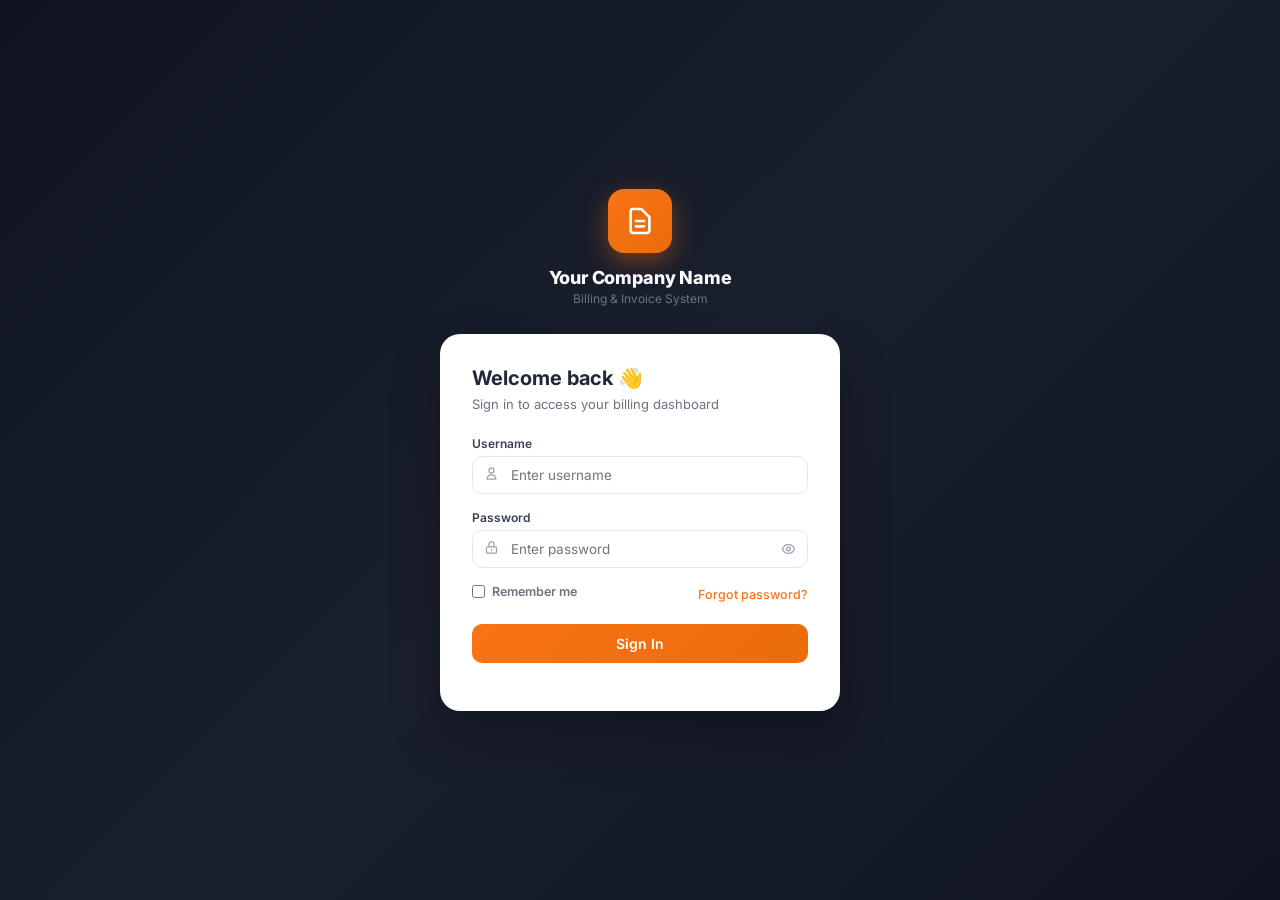
<file: labor.html>
<!DOCTYPE html>
<html lang="en">
<head>
    <meta charset="UTF-8">
    <meta name="viewport" content="width=device-width,initial-scale=1">
    <title>Labor Management — Billing System</title>
    <link href="https://fonts.googleapis.com/css2?family=Inter:wght@400;500;600;700;800&display=swap" rel="stylesheet">
    <link rel="stylesheet" href="css/style.css">
</head>
<body>
    <div class="app-layout">
        <div id="sidebar-mount"></div>
        <div class="main-content">
            <header class="top-header no-print">
                <div>
                    <div class="page-title">Labor Management</div>
                    <div class="page-subtitle">Track worker daily wages, piece-rate works and payments</div>
                </div>
                <div class="header-actions">
                    <div class="search-bar">
                        <svg fill="none" viewBox="0 0 24 24" stroke="currentColor">
                            <path stroke-linecap="round" stroke-linejoin="round" stroke-width="2" d="M21 21l-6-6m2-5a7 7 0 11-14 0 7 7 0 0114 0" />
                        </svg>
                        <input type="text" id="search-input" placeholder="Search workers..." oninput="renderLabors()">
                    </div>
                    <button class="btn btn-primary" onclick="openCreateLabor()">
                        <svg fill="none" viewBox="0 0 24 24" stroke="currentColor">
                            <path stroke-linecap="round" stroke-linejoin="round" stroke-width="2" d="M12 4v16m8-8H4" />
                        </svg>
                        Add Labor
                    </button>
                </div>
            </header>

            <div class="page-body">
                <div class="card">
                    <div class="card-header">
                        <span class="card-title">Worker List</span>
                        <span id="labor-count" style="font-size:12px;color:var(--text-muted)"></span>
                    </div>
                    <div class="table-container">
                        <table>
                            <thead>
                                <tr>
                                    <th>Name</th>
                                    <th>Type</th>
                                    <th>Phone</th>
                                    <th>Base Rate/Wage</th>
                                    <th>Total Work (₹)</th>
                                    <th>Total Paid/Adv (₹)</th>
                                    <th>Balance Due (₹)</th>
                                    <th>Actions</th>
                                </tr>
                            </thead>
                            <tbody id="labor-tbody"></tbody>
                        </table>
                    </div>
                </div>
            </div>
        </div>
    </div>

    <!-- Create/Edit Labor Modal -->
    <div class="modal-overlay modal-sm" id="create-labor-modal">
        <div class="modal modal-sm">
            <div class="modal-header">
                <span class="modal-title" id="lb-modal-title">Add Labor</span>
                <button class="modal-close" onclick="closeModal('create-labor-modal')"><svg fill="none" viewBox="0 0 24 24" stroke="currentColor"><path stroke-linecap="round" stroke-linejoin="round" stroke-width="2" d="M6 18L18 6M6 6l12 12"/></svg></button>
            </div>
            <div class="modal-body">
                <input type="hidden" id="lb-edit-id">
                <div class="form-group"><label class="required">Name</label><input type="text" id="lb-name" placeholder="Full name"></div>
                <div class="form-group"><label>Phone</label><input type="text" id="lb-phone" placeholder="Phone number"></div>
                <div class="form-group"><label class="required">Work Type</label>
                    <select id="lb-type">
                        <option value="daily">Daily Wage (Per Day)</option>
                        <option value="piece">Piece Rate (Per Work)</option>
                    </select>
                </div>
                <div class="form-group"><label>Base Rate (₹)</label><input type="number" id="lb-rate" placeholder="Default rate" min="0" step="any"></div>
            </div>
            <div class="modal-footer">
                <button class="btn btn-outline" onclick="closeModal('create-labor-modal')">Cancel</button>
                <button class="btn btn-primary" onclick="saveLabor()">Save Labor</button>
            </div>
        </div>
    </div>

    <!-- Labor Ledger Modal -->
    <div class="modal-overlay modal-xl" id="ledger-modal">
        <div class="modal modal-xl">
            <div class="modal-header no-print">
                <span class="modal-title" id="ledger-title" style="display:flex;align-items:center;gap:12px">
                    Ledger
                    <span id="ledger-bal-badge" class="badge">Balance: ₹0.00</span>
                </span>
                <div style="display:flex;gap:8px;margin-left:auto">
                    <button class="btn btn-outline btn-sm" onclick="window.print()"><svg fill="none" viewBox="0 0 24 24" stroke="currentColor"><path stroke-linecap="round" stroke-linejoin="round" stroke-width="2" d="M17 17h2a2 2 0 002-2v-4a2 2 0 00-2-2H5a2 2 0 00-2 2v4a2 2 0 002 2h2m2 4h6a2 2 0 002-2v-4a2 2 0 00-2-2H9a2 2 0 00-2 2v4a2 2 0 002 2zm8-12V5a2 2 0 00-2-2H9a2 2 0 00-2 2v4h10z"/></svg>Print</button>
                    <button class="modal-close" onclick="closeModal('ledger-modal'); renderLabors();"><svg fill="none" viewBox="0 0 24 24" stroke="currentColor"><path stroke-linecap="round" stroke-linejoin="round" stroke-width="2" d="M6 18L18 6M6 6l12 12"/></svg></button>
                </div>
            </div>
            <div class="modal-body" style="padding-top:0">
                <div class="no-print" style="display:flex;gap:12px;padding:12px 0;border-bottom:1px solid var(--border);margin-bottom:12px">
                    <button class="btn btn-primary btn-sm" onclick="openAddEntry('work')">+ Add Work / Entry</button>
                    <button class="btn btn-outline btn-sm" onclick="openAddEntry('payment')" style="color:var(--error);border-color:var(--error)">- Add Payment / Advance</button>
                    <button class="btn btn-outline btn-sm" onclick="openAddEntry('weekly')" style="color:var(--accent);border-color:var(--accent)">
                        <svg fill="none" viewBox="0 0 24 24" stroke="currentColor" style="width:14px;height:14px;margin-right:4px"><path stroke-linecap="round" stroke-linejoin="round" stroke-width="2" d="M12 8c-1.657 0-3 .895-3 2s1.343 2 3 2 3 .895 3 2-1.343 2-3 2m0-8c1.11 0 2.08.402 2.599 1M12 8V7m0 1v8m0 0v1m0-1c-1.11 0-2.08-.402-2.599-1M21 12a9 9 0 11-18 0 9 9 0 0118 0z" /></svg>
                        Weekly Payment
                    </button>
                </div>
                <div id="print-ledger-wrap">
                    <div style="text-align:center;margin-bottom:12px;display:none" class="only-print">
                        <h2 id="print-ledger-name" style="margin:0"></h2>
                        <p>Statement of Work & Payments</p>
                    </div>
                    <table class="table" style="width:100%">
                        <thead>
                            <tr>
                                <th>Date</th>
                                <th>Description</th>
                                <th style="text-align:center">Qty / Days</th>
                                <th style="text-align:right">Rate</th>
                                <th style="text-align:right;color:var(--success)">Credit (Work)</th>
                                <th style="text-align:right;color:var(--error)">Debit (Paid)</th>
                                <th style="text-align:right">Running Bal.</th>
                                <th class="no-print" style="width:40px"></th>
                            </tr>
                        </thead>
                        <tbody id="ledger-tbody"></tbody>
                        <tfoot id="ledger-tfoot" style="font-weight:700;border-top:2px solid var(--border)"></tfoot>
                    </table>
                </div>
            </div>
        </div>
    </div>

    <!-- Add Entry Modal -->
    <div class="modal-overlay modal-sm" id="entry-modal">
        <div class="modal modal-sm">
            <div class="modal-header">
                <span class="modal-title" id="entry-title">Add Entry</span>
                <button class="modal-close" onclick="closeModal('entry-modal')"><svg fill="none" viewBox="0 0 24 24" stroke="currentColor"><path stroke-linecap="round" stroke-linejoin="round" stroke-width="2" d="M6 18L18 6M6 6l12 12"/></svg></button>
            </div>
            <div class="modal-body">
                <input type="hidden" id="entry-type">
                <div class="form-group"><label class="required">Date</label><input type="date" id="ent-date" required></div>
                <div class="form-group"><label class="required">Description</label><input type="text" id="ent-desc" placeholder="e.g. Daily wage, Advance, etc."></div>
                <div class="form-row" id="ent-work-fields">
                    <div class="form-group"><label>Qty / Days</label><input type="number" id="ent-qty" step="any" min="0" value="1" oninput="calcEntTotal()"></div>
                    <div class="form-group"><label>Rate (₹)</label><input type="number" id="ent-rate" step="any" min="0" oninput="calcEntTotal()"></div>
                </div>
                <div class="form-group"><label>Reference Number</label><input type="text" id="ent-refno" placeholder="Ref. No. (optional)"></div>
                <div class="form-group"><label class="required">Total Amount (₹)</label><input type="number" id="ent-amount" step="any" min="0"></div>
            </div>
            <div class="modal-footer">
                <button class="btn btn-outline" onclick="closeModal('entry-modal')">Cancel</button>
                <button class="btn btn-primary" onclick="saveEntry()" id="ent-save-btn">Save Entry</button>
            </div>
        </div>
    </div>

    <div id="toast-container" class="toast-container"></div>
    <script src="js/app.js?v=2.1"></script>
    <script>
        Auth.require();

        let currentLaborId = null;

        function calcLaborBalances() {
            const ledgers = DB.getLaborLedger();
            const totals = {};
            ledgers.forEach(e => {
                if (!totals[e.laborId]) totals[e.laborId] = { work: 0, payment: 0 };
                if (e.type === 'work') totals[e.laborId].work += (e.amount || 0);
                if (e.type === 'payment' || e.type === 'advance') totals[e.laborId].payment += (e.amount || 0);
            });
            return totals;
        }

        function renderLabors() {
            const search = (document.getElementById('search-input').value || '').toLowerCase();
            let labors = DB.getLabors().slice().sort((a,b) => (b.createdAt||'').localeCompare(a.createdAt||''));
            if (search) labors = labors.filter(l => (l.name||'').toLowerCase().includes(search));
            
            const bals = calcLaborBalances();
            document.getElementById('labor-count').textContent = `${labors.length} worker${labors.length !== 1 ? 's' : ''}`;
            
            const tbody = document.getElementById('labor-tbody');
            if (labors.length === 0) {
                tbody.innerHTML = `<tr><td colspan="8"><div class="empty-state"><h3>No labor records</h3><p>Add your first worker</p></div></td></tr>`;
                return;
            }

            tbody.innerHTML = labors.map(lb => {
                const b = bals[lb.id] || { work: 0, payment: 0 };
                const net = b.work - b.payment;
                const netColor = net < 0 ? 'var(--error)' : net > 0 ? 'var(--success)' : 'inherit';
                return `<tr>
                    <td><strong>${lb.name}</strong></td>
                    <td><span class="badge ${lb.type === 'daily' ? 'badge-info' : 'badge-warning'}">${lb.type === 'daily' ? 'Daily Wage' : 'Piece Rate'}</span></td>
                    <td>${lb.phone || '-'}</td>
                    <td>${fmtCur(lb.baseRate)}</td>
                    <td style="color:var(--success)">${fmtCur(b.work)}</td>
                    <td style="color:var(--error)">${fmtCur(b.payment)}</td>
                    <td><strong style="color:${netColor}">${fmtCur(net)}</strong></td>
                    <td>
                        <div style="display:flex;gap:4px">
                            <button class="btn btn-outline btn-sm" onclick="viewLedger('${lb.id}')">Ledger</button>
                            <button class="btn btn-ghost btn-sm" title="Edit" onclick="openCreateLabor('${lb.id}')"><svg fill="none" viewBox="0 0 24 24" stroke="currentColor" width="14" height="14"><path stroke-linecap="round" stroke-linejoin="round" stroke-width="2" d="M11 5H6a2 2 0 00-2 2v11a2 2 0 002 2h11a2 2 0 002-2v-5m-1.414-9.414a2 2 0 112.828 2.828L11.828 15H9v-2.828l8.586-8.586z"/></svg></button>
                            <button class="btn btn-ghost btn-sm" title="Delete" onclick="deleteLabor('${lb.id}')" style="color:var(--error)"><svg fill="none" viewBox="0 0 24 24" stroke="currentColor" width="14" height="14"><path stroke-linecap="round" stroke-linejoin="round" stroke-width="2" d="M19 7l-.867 12.142A2 2 0 0116.138 21H7.862a2 2 0 01-1.995-1.858L5 7m5 4v6m4-6v6m1-10V4a1 1 0 00-1-1h-4a1 1 0 00-1 1v3M4 7h16"/></svg></button>
                        </div>
                    </td>
                </tr>`;
            }).join('');
        }

        function openCreateLabor(id = null) {
            const lb = id ? DB.getLabor(id) : null;
            document.getElementById('lb-edit-id').value = id || '';
            document.getElementById('lb-modal-title').textContent = id ? 'Edit Labor' : 'Add Labor';
            document.getElementById('lb-name').value = lb ? lb.name : '';
            document.getElementById('lb-phone').value = lb ? lb.phone : '';
            document.getElementById('lb-type').value = lb ? lb.type : 'daily';
            document.getElementById('lb-rate').value = lb ? lb.baseRate : '';
            openModal('create-labor-modal');
        }

        async function saveLabor() {
            const name = document.getElementById('lb-name').value.trim();
            if (!name) { toast('Name is required', 'error'); return; }
            const data = {
                name,
                phone: document.getElementById('lb-phone').value.trim(),
                type: document.getElementById('lb-type').value,
                baseRate: parseFloat(document.getElementById('lb-rate').value) || 0
            };
            const id = document.getElementById('lb-edit-id').value;
            if (id) { await DB.updateLabor(id, data); toast('Labor updated!'); }
            else { await DB.addLabor(data); toast('Labor added!'); }
            closeModal('create-labor-modal');
            renderLabors();
        }

        function deleteLabor(id) {
            if (!confirm('Delete this worker and ALL their ledger history?')) return;
            DB.deleteLabor(id);
            toast('Labor deleted', 'warning');
            renderLabors();
        }

        function viewLedger(id) {
            currentLaborId = id;
            const lb = DB.getLabor(id);
            if (!lb) return;
            document.getElementById('ledger-title').innerHTML = `Ledger: ${lb.name} <span id="ledger-bal-badge" class="badge"></span>`;
            document.getElementById('print-ledger-name').textContent = `Worker: ${lb.name}`;
            renderLedger();
            openModal('ledger-modal');
        }

        function renderLedger() {
            if (!currentLaborId) return;
            let entries = DB.getLaborLedger().filter(e => e.laborId === currentLaborId);
            entries.sort((a,b) => new Date(a.entryDate||a.date) - new Date(b.entryDate||b.date));

            let runBal = 0;
            let tw = 0; let ta = 0;
            const tbody = document.getElementById('ledger-tbody');
            if (entries.length === 0) {
                tbody.innerHTML = `<tr><td colspan="8"><div style="text-align:center;padding:24px;color:var(--text-muted)">No entries found. Add work or payment.</div></td></tr>`;
                document.getElementById('ledger-bal-badge').textContent = `Balance: ₹0.00`;
                document.getElementById('ledger-bal-badge').className = `badge badge-info`;
                document.getElementById('ledger-tfoot').innerHTML = '';
                return;
            }

            tbody.innerHTML = entries.map(e => {
                const edate = e.entryDate || e.date;
                let rowHtml = `<tr>
                    <td>${fmtDate(edate)}</td>
                    <td>
                        <strong>${e.description}</strong><br>
                        <small style="color:var(--text-muted)">${e.type === 'work' ? 'Work/Wages' : 'Advance/Paid'}</small>
                        ${e.referenceNo ? `<div style="font-size:10px;color:var(--accent);margin-top:2px">Ref: ${e.referenceNo}</div>` : ''}
                    </td>
                    <td style="text-align:center">${e.type === 'work' && e.qty ? e.qty : '-'}</td>
                    <td style="text-align:right">${e.type === 'work' && e.rate ? fmtCur(e.rate) : '-'}</td>
                    <td style="text-align:right;color:var(--success)">${e.type === 'work' ? fmtCur(e.amount) : '-'}</td>
                    <td style="text-align:right;color:var(--error)">${(e.type === 'payment' || e.type === 'advance') ? fmtCur(e.amount) : '-'}</td>`;
                
                if (e.type === 'work') { runBal += e.amount; tw += e.amount; }
                else { runBal -= e.amount; ta += e.amount; }
                const rc = runBal < 0 ? 'color:var(--error)' : runBal > 0 ? 'color:var(--success)' : '';
                
                rowHtml += `<td style="text-align:right;${rc}"><strong>${fmtCur(runBal)}</strong></td>
                    <td class="no-print" style="text-align:right"><button class="btn btn-ghost btn-sm" onclick="deleteEntry('${e.id}')" style="color:var(--error)"><svg fill="none" width="14" viewBox="0 0 24 24" stroke="currentColor"><path stroke-linecap="round" stroke-linejoin="round" stroke-width="2" d="M19 7l-.867 12.142A2 2 0 0116.138 21H7.862a2 2 0 01-1.995-1.858L5 7m5 4v6m4-6v6m1-10V4a1 1 0 00-1-1h-4a1 1 0 00-1 1v3M4 7h16"/></svg></button></td>
                </tr>`;
                return rowHtml;
            }).join('');

            document.getElementById('ledger-tfoot').innerHTML = `<tr>
                <td colspan="4" style="text-align:right">TOTALS:</td>
                <td style="text-align:right;color:var(--success)">${fmtCur(tw)}</td>
                <td style="text-align:right;color:var(--error)">${fmtCur(ta)}</td>
                <td style="text-align:right;color:${runBal<0?'var(--error)':'var(--success)'}">${fmtCur(runBal)}</td>
                <td class="no-print"></td>
            </tr>`;

            const bb = document.getElementById('ledger-bal-badge');
            bb.textContent = `Balance: ${fmtCur(runBal)}`;
            bb.className = `badge ${runBal < 0 ? 'badge-error' : runBal > 0 ? 'badge-success' : 'badge-info'}`;
        }

        function openAddEntry(type) {
            document.getElementById('entry-type').value = (type === 'weekly' || type === 'payment' || type === 'advance') ? 'payment' : 'work';
            document.getElementById('entry-title').textContent = type === 'work' ? 'Add Work / Wages' : (type === 'weekly' ? 'Weekly Payment' : 'Add Payment / Advance');
            document.getElementById('ent-date').value = today();
            
            const lb = DB.getLabor(currentLaborId);
            if (type === 'work') {
                document.getElementById('ent-work-fields').style.display = 'flex';
                document.getElementById('ent-desc').value = lb && lb.type === 'daily' ? 'Daily Wage' : 'Piece Work';
                document.getElementById('ent-qty').value = '1';
                document.getElementById('ent-rate').value = lb ? lb.baseRate : '0';
                document.getElementById('ent-amount').readOnly = true;
                calcEntTotal();
            } else if (type === 'weekly') {
                document.getElementById('ent-work-fields').style.display = 'none';
                document.getElementById('ent-desc').value = 'Weekly Payment';
                document.getElementById('ent-qty').value = '';
                document.getElementById('ent-rate').value = '';
                document.getElementById('ent-amount').readOnly = false;
                
                // Pre-fill amount with running balance if positive
                let entries = DB.getLaborLedger().filter(e => e.laborId === currentLaborId);
                let runBal = 0;
                entries.forEach(e => {
                    if (e.type === 'work') runBal += e.amount;
                    else runBal -= e.amount;
                });
                document.getElementById('ent-amount').value = runBal > 0 ? runBal.toFixed(2) : '';
            } else {
                document.getElementById('ent-work-fields').style.display = 'none';
                document.getElementById('ent-desc').value = 'Advance / Cash Paid';
                document.getElementById('ent-qty').value = '';
                document.getElementById('ent-rate').value = '';
                document.getElementById('ent-amount').readOnly = false;
                document.getElementById('ent-amount').value = '';
            }
            document.getElementById('ent-refno').value = '';
            openModal('entry-modal');
        }

        function calcEntTotal() {
            if (document.getElementById('entry-type').value !== 'work') return;
            const q = parseFloat(document.getElementById('ent-qty').value) || 0;
            const r = parseFloat(document.getElementById('ent-rate').value) || 0;
            document.getElementById('ent-amount').value = (q * r).toFixed(2);
        }

        async function saveEntry() {
            const date = document.getElementById('ent-date').value;
            const desc = document.getElementById('ent-desc').value.trim();
            const amt = parseFloat(document.getElementById('ent-amount').value);
            const type = document.getElementById('entry-type').value;

            if (!date || !desc || !amt || amt <= 0) { toast('Please fill all valid details', 'error'); return; }

            const e = { 
                laborId: currentLaborId, 
                entryDate: date, 
                description: desc, 
                type, 
                amount: amt,
                referenceNo: document.getElementById('ent-refno').value.trim()
            };
            if (type === 'work') {
                e.qty = parseFloat(document.getElementById('ent-qty').value) || 0;
                e.rate = parseFloat(document.getElementById('ent-rate').value) || 0;
            }

            await DB.addLaborLedger(e);
            toast(type === 'work' ? 'Work added' : 'Payment added');
            closeModal('entry-modal');
            renderLedger();
        }

        async function deleteEntry(id) {
            if (!confirm('Delete this ledger entry?')) return;
            await DB.deleteLaborLedger(id);
            toast('Entry deleted', 'warning');
            renderLedger();
        }

        DB.init().then(() => {
            document.getElementById('sidebar-mount').innerHTML = sidebarHTML('labor.html');
            initSidebarUser();
            renderLabors();
        });
    </script>
</body>
</html>
</file>
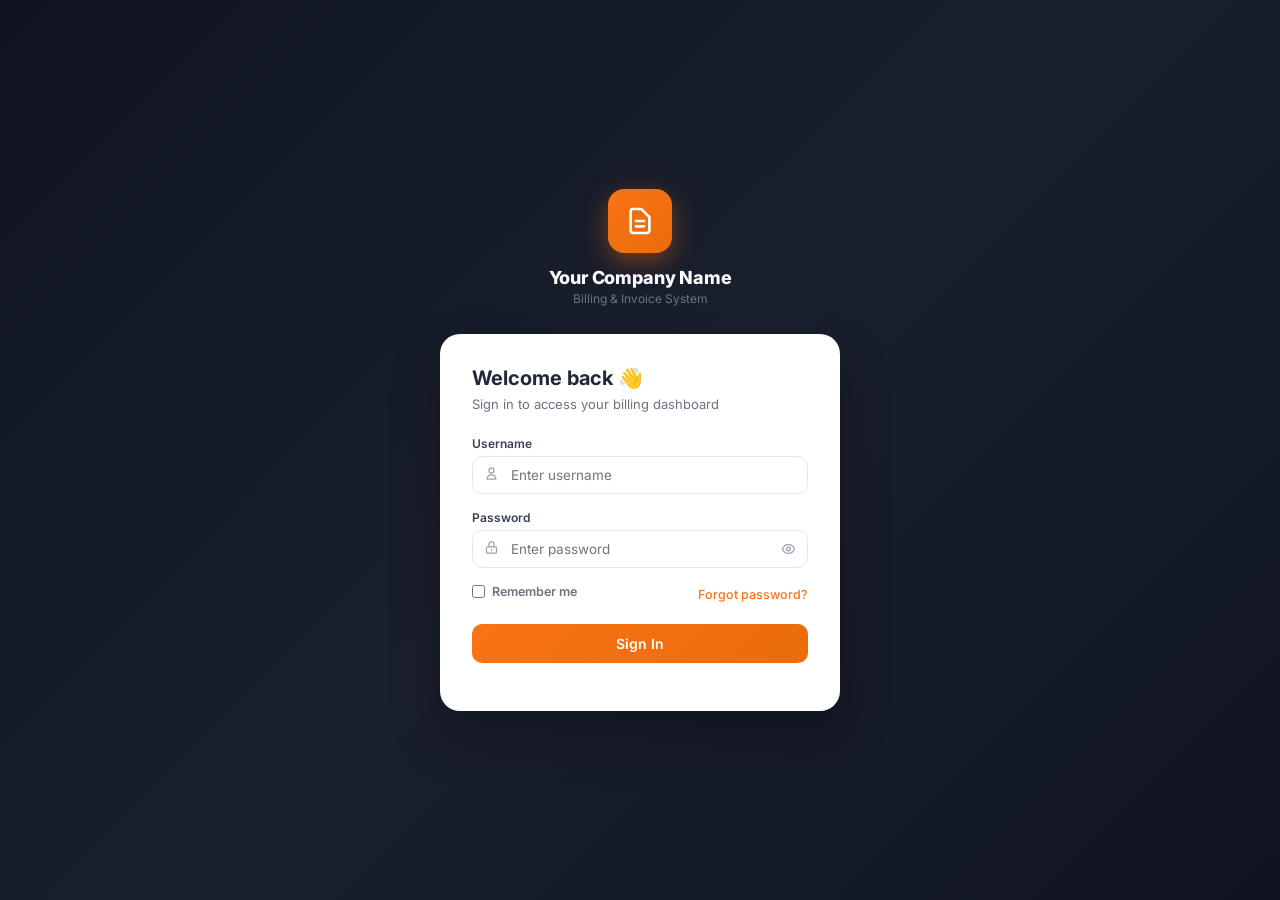
<file: material.html>
<!DOCTYPE html>
<html lang="en">

<head>
    <meta charset="UTF-8">
    <meta name="viewport" content="width=device-width,initial-scale=1">
    <title>Material Management — Billing System</title>
    <link href="https://fonts.googleapis.com/css2?family=Inter:wght@400;500;600;700;800&display=swap" rel="stylesheet">
    <link rel="stylesheet" href="css/style.css">
</head>

<body>
    <div class="app-layout">
        <div id="sidebar-mount"></div>
        <div class="main-content">
            <header class="top-header">
                <div>
                    <div class="page-title">Material Management</div>
                    <div class="page-subtitle">Track material purchases and stock</div>
                </div>
                <div class="header-actions">
                    <button class="btn btn-primary" onclick="openCreate()">
                        <svg fill="none" viewBox="0 0 24 24" stroke="currentColor">
                            <path stroke-linecap="round" stroke-linejoin="round" stroke-width="2" d="M12 4v16m8-8H4" />
                        </svg>
                        Add Material
                    </button>
                </div>
            </header>
            <div class="page-body">
                <div class="card">
                    <div class="card-header"><span class="card-title">Material List</span></div>
                    <div class="table-container">
                        <table>
                            <thead>
                                <tr>
                                    <th>Date</th>
                                    <th>Material Name</th>
                                    <th>Supplier</th>
                                    <th>Qty</th>
                                    <th>Rate</th>
                                    <th>GST %</th>
                                    <th>Total</th>
                                    <th>Bill</th>
                                    <th>Actions</th>
                                </tr>
                            </thead>
                            <tbody id="m-tbody"></tbody>
                        </table>
                    </div>
                </div>
            </div>
        </div>
    </div>

    <!-- CREATE/EDIT MODAL -->
    <div class="modal-overlay" id="create-modal">
        <div class="modal modal-md">
            <div class="modal-header">
                <span class="modal-title" id="modal-title">Add Material</span>
                <button class="modal-close" onclick="closeModal('create-modal')"><svg fill="none" viewBox="0 0 24 24" stroke="currentColor"><path stroke-linecap="round" stroke-linejoin="round" stroke-width="2" d="M6 18L18 6M6 6l12 12" /></svg></button>
            </div>
            <div class="modal-body">
                <input type="hidden" id="edit-id">
                <div class="form-row">
                    <div class="form-group"><label>Date</label><input type="date" id="f-date"></div>
                    <div class="form-group"><label>Supplier Name</label><input type="text" id="f-supplier" placeholder="Supplier name"></div>
                </div>
                <div class="form-group"><label>Material Name</label><input type="text" id="f-name" placeholder="Material name"></div>
                <div class="form-row">
                    <div class="form-group"><label>Quantity</label><input type="number" id="f-qty" step="any" oninput="recalc()"></div>
                    <div class="form-group"><label>Rate (₹)</label><input type="number" id="f-rate" step="any" oninput="recalc()"></div>
                </div>
                <div class="form-row">
                    <div class="form-group"><label>GST Rate (%)</label>
                        <select id="f-gst" onchange="recalc()">
                            <option value="0">0%</option>
                            <option value="5">5%</option>
                            <option value="12">12%</option>
                            <option value="18" selected>18%</option>
                            <option value="28">28%</option>
                        </select>
                    </div>
                    <div class="form-group"><label>Total Amount</label><input type="text" id="f-total" readonly style="background:#f9fafb"></div>
                </div>
                <div class="form-group">
                    <label>Upload Bill (Image/PDF)</label>
                    <input type="file" id="f-bill" accept="image/*,application/pdf" onchange="handleFileUpload(this)">
                    <input type="hidden" id="f-bill-url">
                    <div id="bill-preview" style="margin-top:8px"></div>
                </div>
            </div>
            <div class="modal-footer">
                <button class="btn btn-outline" onclick="closeModal('create-modal')">Cancel</button>
                <button class="btn btn-primary" onclick="saveMaterial()">Save Material</button>
            </div>
        </div>
    </div>

    <script src="js/app.js?v=2.2"></script>
    <script>
        Auth.require();

        function openCreate(editId = null) {
            const m = editId ? DB.getMaterials().find(x => x.id === editId) : null;
            document.getElementById('edit-id').value = editId || '';
            document.getElementById('modal-title').textContent = editId ? 'Edit Material' : 'Add Material';
            document.getElementById('f-date').value = m ? m.date : today();
            document.getElementById('f-supplier').value = m ? m.supplier : '';
            document.getElementById('f-name').value = m ? m.name : '';
            document.getElementById('f-qty').value = m ? m.quantity : '';
            document.getElementById('f-rate').value = m ? m.rate : '';
            document.getElementById('f-gst').value = m ? m.gstRate : 18;
            document.getElementById('f-bill-url').value = m ? (m.billUrl || '') : '';
            document.getElementById('bill-preview').innerHTML = m && m.billUrl ? `<a href="${m.billUrl}" target="_blank" class="badge badge-info">View Uploaded Bill</a>` : '';
            
            recalc();
            openModal('create-modal');
        }

        function recalc() {
            const qty = +document.getElementById('f-qty').value || 0;
            const rate = +document.getElementById('f-rate').value || 0;
            const gst = +document.getElementById('f-gst').value || 0;
            const subtotal = qty * rate;
            const gstAmt = subtotal * (gst / 100);
            document.getElementById('f-total').value = fmtCur(subtotal + gstAmt);
        }

        async function handleFileUpload(input) {
            if (!input.files || !input.files[0]) return;
            const file = input.files[0];
            const reader = new FileReader();
            reader.onload = e => {
                document.getElementById('f-bill-url').value = e.target.result;
                document.getElementById('bill-preview').innerHTML = `<span class="badge badge-success">File ready to upload</span>`;
            };
            reader.readAsDataURL(file);
        }

        async function saveMaterial() {
            const name = document.getElementById('f-name').value.trim();
            const dateVal = document.getElementById('f-date').value;
            if (!dateVal) { toast('Date is required', 'error'); return; }
            if (!name) { toast('Material name is required', 'error'); return; }
            
            const qty = parseFloat(document.getElementById('f-qty').value) || 0;
            const rate = parseFloat(document.getElementById('f-rate').value) || 0;
            if (qty <= 0) { toast('Quantity must be greater than 0', 'error'); return; }
            if (rate <= 0) { toast('Rate must be greater than 0', 'error'); return; }
            
            const gst = parseFloat(document.getElementById('f-gst').value) || 0;
            const subtotal = qty * rate;
            const gstAmt = subtotal * (gst / 100);
            const totalAmount = subtotal + gstAmt;
            
            const data = {
                date: dateVal,
                supplier: document.getElementById('f-supplier').value.trim(),
                name: name,
                quantity: qty,
                rate: rate,
                gstRate: gst,
                cgst: gstAmt / 2,
                sgst: gstAmt / 2,
                totalAmount: totalAmount,
                billUrl: document.getElementById('f-bill-url').value
            };

            const editId = document.getElementById('edit-id').value;
            if (editId) {
                await DB.updateMaterial(editId, data);
                toast('Material updated');
            } else {
                await DB.addMaterial(data);
                toast('Material added');
            }
            closeModal('create-modal');
            renderList();
        }

        function renderList() {
            const list = DB.getMaterials();
            const tbody = document.getElementById('m-tbody');
            if (list.length === 0) {
                tbody.innerHTML = `<tr><td colspan="9"><div class="empty-state"><h3>No materials recorded</h3><p>Start by adding your first material purchase.</p></div></td></tr>`;
                return;
            }
            tbody.innerHTML = list.map(m => `
                <tr>
                    <td>${fmtDate(m.date)}</td>
                    <td><strong>${m.name}</strong></td>
                    <td>${m.supplier || '-'}</td>
                    <td>${m.quantity}</td>
                    <td>${fmtCur(m.rate)}</td>
                    <td>${m.gstRate}%</td>
                    <td><strong>${fmtCur(m.totalAmount)}</strong></td>
                    <td>${m.billUrl ? `<a href="${m.billUrl}" target="_blank" class="btn btn-ghost btn-sm"><svg fill="none" viewBox="0 0 24 24" stroke="currentColor" width="14" height="14"><path stroke-linecap="round" stroke-linejoin="round" stroke-width="2" d="M15 12a3 3 0 11-6 0 3 3 0 016 0z"/><path stroke-linecap="round" stroke-linejoin="round" stroke-width="2" d="M2.458 12C3.732 7.943 7.523 5 12 5c4.478 0 8.268 2.943 9.542 7-1.274 4.057-5.064 7-9.542 7-4.477 0-8.268-2.943-9.542-7z"/></svg></a>` : '-'}</td>
                    <td>
                        <div style="display:flex;gap:4px">
                            <button class="btn btn-ghost btn-sm" onclick="openCreate('${m.id}')"><svg fill="none" viewBox="0 0 24 24" stroke="currentColor" width="14" height="14"><path stroke-linecap="round" stroke-linejoin="round" stroke-width="2" d="M11 5H6a2 2 0 00-2 2v11a2 2 0 002 2h11a2 2 0 002-2v-5m-1.414-9.414a2 2 0 112.828 2.828L11.828 15H9v-2.828l8.586-8.586z"/></svg></button>
                            <button class="btn btn-ghost btn-sm" onclick="deleteMaterial('${m.id}')" style="color:var(--error)"><svg fill="none" viewBox="0 0 24 24" stroke="currentColor" width="14" height="14"><path stroke-linecap="round" stroke-linejoin="round" stroke-width="2" d="M19 7l-.867 12.142A2 2 0 0116.138 21H7.862a2 2 0 01-1.995-1.858L5 7m5 4v6m4-6v6m1-10V4a1 1 0 00-1-1h-4a1 1 0 00-1 1v3M4 7h16"/></svg></button>
                        </div>
                    </td>
                </tr>
            `).join('');
        }

        async function deleteMaterial(id) {
            if (!confirm('Are you sure you want to delete this material record?')) return;
            await DB.deleteMaterial(id);
            renderList();
            toast('Material deleted', 'warning');
        }

        DB.init().then(() => {
            document.getElementById('sidebar-mount').innerHTML = sidebarHTML('material.html');
            initSidebarUser();
            renderList();
        });
    </script>
</body>

</html>
</file>
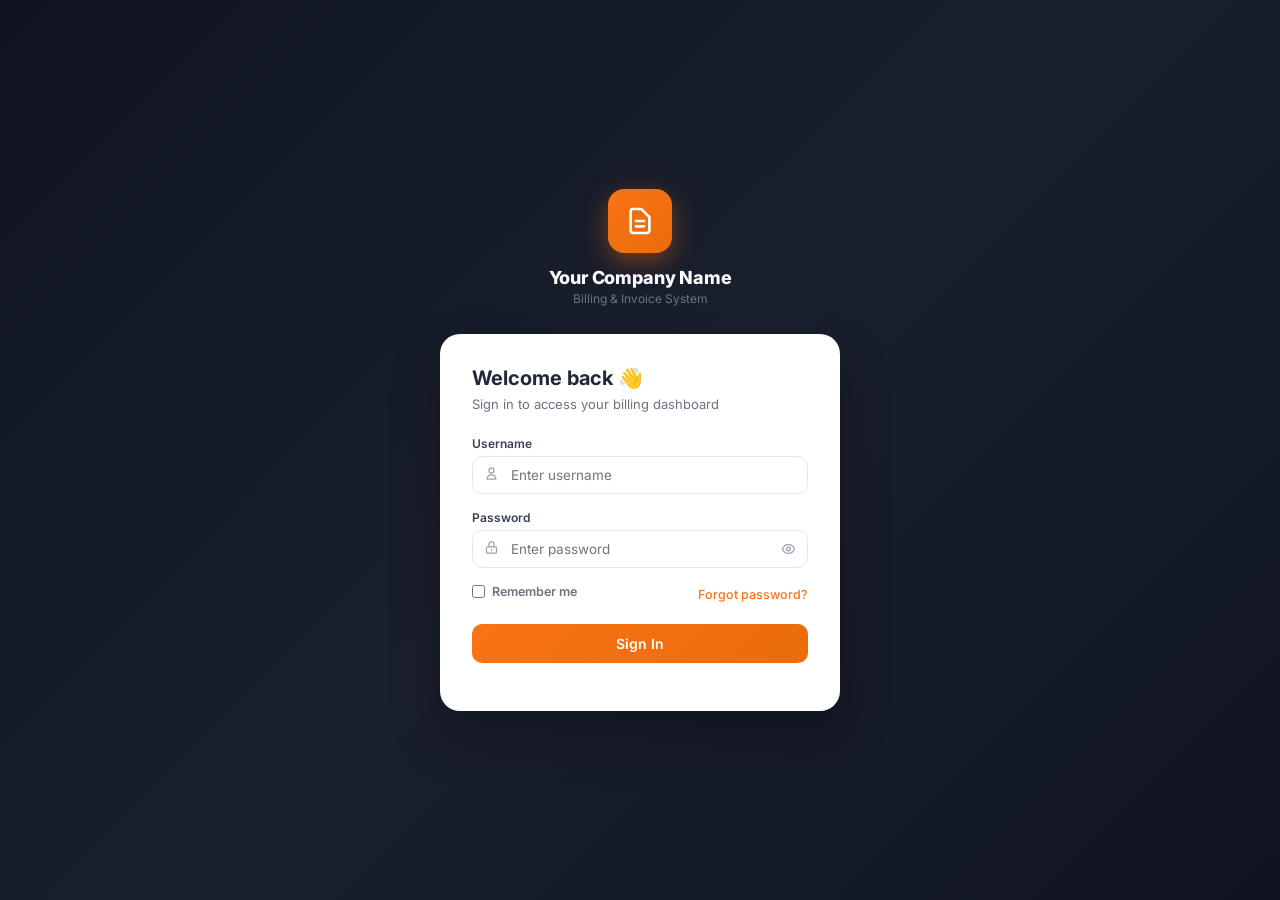
<file: products.html>
<!DOCTYPE html>
<html lang="en">

<head>
    <meta charset="UTF-8">
    <meta name="viewport" content="width=device-width,initial-scale=1">
    <title>Inventory — Billing System</title>
    <link href="https://fonts.googleapis.com/css2?family=Outfit:wght@400;500;600;700;800&display=swap" rel="stylesheet">
    <link rel="stylesheet" href="css/style.css">
</head>

<body>
    <div class="app-layout">
        <div id="sidebar-mount"></div>
        <div class="main-content">
            <header class="top-header no-print">
                <div>
                    <div class="page-title">Inventory</div>
                    <div class="page-subtitle">Manage road safety items, electrical equipment and stock</div>
                </div>
                <div class="header-actions">
                    <div class="search-bar">
                        <svg fill="none" viewBox="0 0 24 24" stroke="currentColor">
                            <path stroke-linecap="round" stroke-linejoin="round" stroke-width="2"
                                d="M21 21l-6-6m2-5a7 7 0 11-14 0 7 7 0 0114 0" />
                        </svg>
                        <input type="text" id="search-input" placeholder="Search products..." oninput="renderList()">
                    </div>

                    <button class="btn btn-primary" onclick="openForm()">
                        <svg fill="none" viewBox="0 0 24 24" stroke="currentColor">
                            <path stroke-linecap="round" stroke-linejoin="round" stroke-width="2" d="M12 4v16m8-8H4" />
                        </svg>
                        Add Product
                    </button>
                </div>
            </header>
            <div class="page-body">
                <div class="card">
                    <div class="card-header"><span class="card-title">Product Catalog</span><span id="count"
                            style="font-size:12px;color:var(--text-muted)"></span></div>
                    <div class="table-container">
                        <table>
                            <thead>
                                <tr>
                                    <th>Product Name</th>
                                    <th>Manufacturer</th>
                                    <th>HSN Code</th>
                                    <th>Rate (₹)</th>
                                    <th>MRP (₹)</th>
                                    <th>GST %</th>
                                    <th>Stock</th>
                                    <th>Actions</th>
                                </tr>
                            </thead>
                            <tbody id="p-tbody"></tbody>
                        </table>
                    </div>
                </div>
            </div>
        </div>
    </div>

    <!-- Form Modal -->
    <div class="modal-overlay" id="form-modal">
        <div class="modal">
            <div class="modal-header">
                <span class="modal-title" id="modal-title">Add Product</span>
                <button class="modal-close" onclick="closeModal('form-modal')"><svg fill="none" viewBox="0 0 24 24"
                        stroke="currentColor">
                        <path stroke-linecap="round" stroke-linejoin="round" stroke-width="2"
                            d="M6 18L18 6M6 6l12 12" />
                    </svg></button>
            </div>
            <div class="modal-body">
                <input type="hidden" id="edit-id">
                <div class="form-row">
                    <div class="form-group"><label class="required">Product Name</label><input type="text" id="f-name"
                            placeholder="e.g. Steel Rod 12mm"></div>
                    <div class="form-group"><label>Manufacturer</label><input type="text" id="f-mfr"
                            placeholder="e.g. TATA Steel, JSW"></div>
                </div>
                <div class="form-row">
                    <div class="form-group"><label>HSN Code</label><input type="text" id="f-hsn"
                            placeholder="e.g. 3004"></div>
                    <div class="form-group"><label>Unit</label>
                        <select id="f-unit">
                            <option value="Nos">Nos</option><option value="Kg">Kg</option><option value="Mtr">Mtr</option>
                            <option value="Set">Set</option><option value="Pcs">Pcs</option><option value="Ltr">Ltr</option>
                            <option value="Box">Box</option><option value="Pair">Pair</option>
                            <option value="Sq.Mtr">Sq.Mtr</option><option value="Running Mtr">Running Mtr</option>
                        </select>
                    </div>
                </div>
                <div class="form-row">
                    <div class="form-group"><label>Rate (₹)</label><input type="number" id="f-rate" placeholder="0.00"
                            min="0" step="any"></div>
                    <div class="form-group"><label>MRP (₹)</label><input type="number" id="f-mrp" placeholder="0.00"
                            min="0" step="any"></div>
                    <div class="form-group"><label>GST Rate %</label>
                        <select id="f-gst">
                            <option value="0">0% (Exempt)</option>
                            <option value="5">5%</option>
                            <option value="12" selected>12%</option>
                            <option value="18">18%</option>
                            <option value="28">28%</option>
                        </select>
                    </div>
                </div>
                <div class="form-row">
                    <div class="form-group"><label>Stock Quantity</label><input type="number" id="f-stock"
                            placeholder="0" min="0"></div>
                    <div class="form-group"><label>Low Stock Alert (qty)</label><input type="number" id="f-lowstock"
                            placeholder="10" min="0"></div>
                </div>
                <div class="form-group"><label>Description</label><textarea id="f-desc" rows="2"
                        placeholder="Product description..."></textarea></div>
            </div>
            <div class="modal-footer">
                <button class="btn btn-outline" onclick="closeModal('form-modal')">Cancel</button>
                <button class="btn btn-primary" onclick="saveProduct()">Save Product</button>
            </div>
        </div>
    </div>

    <!-- Stock Update Modal -->
    <div class="modal-overlay modal-sm" id="stock-modal">
        <div class="modal modal-sm">
            <div class="modal-header">
                <span class="modal-title">Update Stock</span>
                <button class="modal-close" onclick="closeModal('stock-modal')"><svg fill="none" viewBox="0 0 24 24"
                        stroke="currentColor">
                        <path stroke-linecap="round" stroke-linejoin="round" stroke-width="2"
                            d="M6 18L18 6M6 6l12 12" />
                    </svg></button>
            </div>
            <div class="modal-body">
                <input type="hidden" id="stock-edit-id">
                <div class="form-group"><label>Product</label><input type="text" id="stock-prod-name" readonly
                        style="background:#f9fafb"></div>
                <div class="form-row">
                    <div class="form-group"><label>Type</label>
                        <select id="stock-type">
                            <option value="add">Add Stock (+)</option>
                            <option value="remove">Remove Stock (-)</option>
                            <option value="set">Set Exact Quantity</option>
                        </select>
                    </div>
                    <div class="form-group"><label>Quantity</label><input type="number" id="stock-qty" min="0"
                            placeholder="0"></div>
                </div>
            </div>
            <div class="modal-footer">
                <button class="btn btn-outline" onclick="closeModal('stock-modal')">Cancel</button>
                <button class="btn btn-primary" onclick="doStockUpdate()">Update Stock</button>
            </div>
        </div>
    </div>

    <div id="toast-container" class="toast-container"></div>
    <script src="js/app.js?v=2.1"></script>
    <script>
        Auth.require();

        const DEFAULT_PRODUCTS = [
            { name: 'LED Road Light 60W', mfr: 'Havells', hsnCode: '9405', unit: 'Nos', rate: 2400, mrp: 3500, gstRate: 18, stock: 100, description: 'High brightness street light' },
            { name: 'Solar Traffic Signal', mfr: 'AutoSignal', hsnCode: '8530', unit: 'Set', rate: 45000, mrp: 55000, gstRate: 12, stock: 10, description: '4-way solar powered signal' },
            { name: 'Plastic Road Barricade', mfr: 'SafetyFirst', hsnCode: '3926', unit: 'Nos', rate: 1800, mrp: 2500, gstRate: 18, stock: 50, description: 'Interlocking water-fillable' },
            { name: 'Caution Board (Danger)', mfr: 'Signage Pro', hsnCode: '8310', unit: 'Nos', rate: 450, mrp: 600, gstRate: 12, stock: 200, description: 'Metal sign with reflective coating' },
            { name: 'Solar Blinker (Yellow)', mfr: 'PowerLight', hsnCode: '8530', unit: 'Nos', rate: 3200, mrp: 4200, gstRate: 12, stock: 40, description: 'Hazard warning blinker' },
            { name: 'Reflective Safety Vest', mfr: 'WorkWear', hsnCode: '6114', unit: 'Nos', rate: 150, mrp: 250, gstRate: 5, stock: 500, description: 'High visibility neon green' },
        ];

        async function addDefaults() {
            if (!confirm('Add default road safety products to catalog?')) return;
            for (const p of DEFAULT_PRODUCTS) {
                await DB.addProduct(p);
            }
            toast('Default products added!'); renderList();
        }

        function openForm(editId = null) {
            const p = editId ? DB.getProduct(editId) : null;
            document.getElementById('edit-id').value = editId || '';
            document.getElementById('modal-title').textContent = editId ? 'Edit Product' : 'Add Product';
            document.getElementById('f-name').value = p ? p.name : '';
            document.getElementById('f-mfr').value = p ? p.mfr : '';
            document.getElementById('f-hsn').value = p ? p.hsnCode : '';
            document.getElementById('f-unit').value = p ? p.unit : 'Nos';
            document.getElementById('f-rate').value = p ? p.rate : 0;
            document.getElementById('f-mrp').value = p ? p.mrp : 0;
            document.getElementById('f-gst').value = p ? p.gstRate : 12;
            document.getElementById('f-stock').value = p ? p.stock : 0;
            document.getElementById('f-lowstock').value = p ? (p.lowStockAlert || 10) : 10;
            document.getElementById('f-desc').value = p ? p.description : '';
            openModal('form-modal');
        }

        async function saveProduct() {
            const name = document.getElementById('f-name').value.trim();
            if (!name) { toast('Product name required', 'error'); return; }
            const data = {
                name, 
                mfr: document.getElementById('f-mfr').value.trim(),
                hsnCode: document.getElementById('f-hsn').value.trim(),
                unit: document.getElementById('f-unit').value,
                rate: parseFloat(document.getElementById('f-rate').value) || 0,
                mrp: parseFloat(document.getElementById('f-mrp').value) || 0,
                gstRate: parseFloat(document.getElementById('f-gst').value),
                stock: parseInt(document.getElementById('f-stock').value) || 0,
                lowStockAlert: parseInt(document.getElementById('f-lowstock').value) || 10,
                description: document.getElementById('f-desc').value.trim()
            };
            const editId = document.getElementById('edit-id').value;
            if (editId) { await DB.updateProduct(editId, data); toast('Product updated!'); }
            else { await DB.addProduct(data); toast('Product added!'); }
            closeModal('form-modal'); renderList();
        }

        function openStockModal(id) {
            const p = DB.getProduct(id);
            if (!p) return;
            document.getElementById('stock-edit-id').value = id;
            document.getElementById('stock-prod-name').value = p.name;
            document.getElementById('stock-qty').value = '';
            openModal('stock-modal');
        }

        function doStockUpdate() {
            const id = document.getElementById('stock-edit-id').value;
            const p = DB.getProduct(id);
            const type = document.getElementById('stock-type').value;
            const qty = parseInt(document.getElementById('stock-qty').value) || 0;
            let newStock = p.stock || 0;
            if (type === 'add') newStock += qty;
            else if (type === 'remove') newStock = Math.max(0, newStock - qty);
            else newStock = qty;
            DB.updateProduct(id, { stock: newStock });
            toast(`Stock updated to ${newStock}`);
            closeModal('stock-modal'); renderList();
        }

        function renderList() {
            const search = (document.getElementById('search-input').value || '').toLowerCase();
            let list = DB.getProducts().sort((a, b) => a.name.localeCompare(b.name));
            if (search) list = list.filter(p => (p.name || '').toLowerCase().includes(search) || (p.hsnCode || '').includes(search));
            document.getElementById('count').textContent = `${list.length} product${list.length !== 1 ? 's' : ''}`;
            const tbody = document.getElementById('p-tbody');
            if (list.length === 0) {
                tbody.innerHTML = `<tr><td colspan="8"><div class="empty-state"><svg fill="none" viewBox="0 0 24 24" stroke="currentColor"><path stroke-linecap="round" stroke-linejoin="round" stroke-width="2" d="M20 7l-8-4-8 4m16 0l-8 4m8-4v10l-8 4m0-10L4 7m8 4v10M4 7v10l8 4"/></svg><h3>No products yet</h3><p>Add products or load default engineering products</p><button class="btn btn-primary" onclick="addDefaults()">Load Defaults</button></div></td></tr>`;
                return;
            }
            tbody.innerHTML = list.map(p => {
                const lowStock = p.stock <= (p.lowStockAlert || 10);
                const stockBadge = p.stock === 0 ? 'badge-error' : lowStock ? 'badge-warning' : 'badge-success';
                return `<tr>
      <td><strong>${p.name}</strong></td>
      <td>${p.mfr || '-'}</td>
      <td>${p.hsnCode ? `<code style="font-size:11px;background:#f3f4f6;padding:2px 6px;border-radius:4px">${p.hsnCode}</code>` : '-'}</td>
      <td><strong>${fmtCur(p.rate)}</strong></td>
      <td><strong>${fmtCur(p.mrp)}</strong></td>
      <td><span class="badge badge-info">${p.gstRate || 12}%</span></td>
      <td>
        <div style="display:flex;align-items:center;gap:6px">
          <span class="badge ${stockBadge}">${p.stock || 0}</span>
          <button class="btn btn-ghost btn-sm" onclick="openStockModal('${p.id}')" title="Update Stock" style="padding:3px">
            <svg fill="none" viewBox="0 0 24 24" stroke="currentColor" width="13" height="13"><path stroke-linecap="round" stroke-linejoin="round" stroke-width="2" d="M4 16v1a3 3 0 003 3h10a3 3 0 003-3v-1m-4-8l-4-4m0 0L8 8m4-4v12"/></svg>
          </button>
        </div>
      </td>
      <td>
        <div style="display:flex;gap:4px">
          <button class="btn btn-ghost btn-sm" onclick="openForm('${p.id}')"><svg fill="none" viewBox="0 0 24 24" stroke="currentColor" width="14" height="14"><path stroke-linecap="round" stroke-linejoin="round" stroke-width="2" d="M11 5H6a2 2 0 00-2 2v11a2 2 0 002 2h11a2 2 0 002-2v-5m-1.414-9.414a2 2 0 112.828 2.828L11.828 15H9v-2.828l8.586-8.586z"/></svg></button>
          <button class="btn btn-ghost btn-sm" onclick="del('${p.id}')" style="color:var(--error)"><svg fill="none" viewBox="0 0 24 24" stroke="currentColor" width="14" height="14"><path stroke-linecap="round" stroke-linejoin="round" stroke-width="2" d="M19 7l-.867 12.142A2 2 0 0116.138 21H7.862a2 2 0 01-1.995-1.858L5 7m5 4v6m4-6v6m1-10V4a1 1 0 00-1-1h-4a1 1 0 00-1 1v3M4 7h16"/></svg></button>
        </div>
      </td>
    </tr>`;
            }).join('');
        }

        function del(id) {
            if (!confirm('Delete product?')) return;
            DB.deleteProduct(id); toast('Deleted', 'warning'); renderList();
        }

        DB.init().then(() => {
            document.getElementById('sidebar-mount').innerHTML = sidebarHTML('products.html');
            initSidebarUser();
            renderList();
        });
    </script>
</body>

</html>
</file>
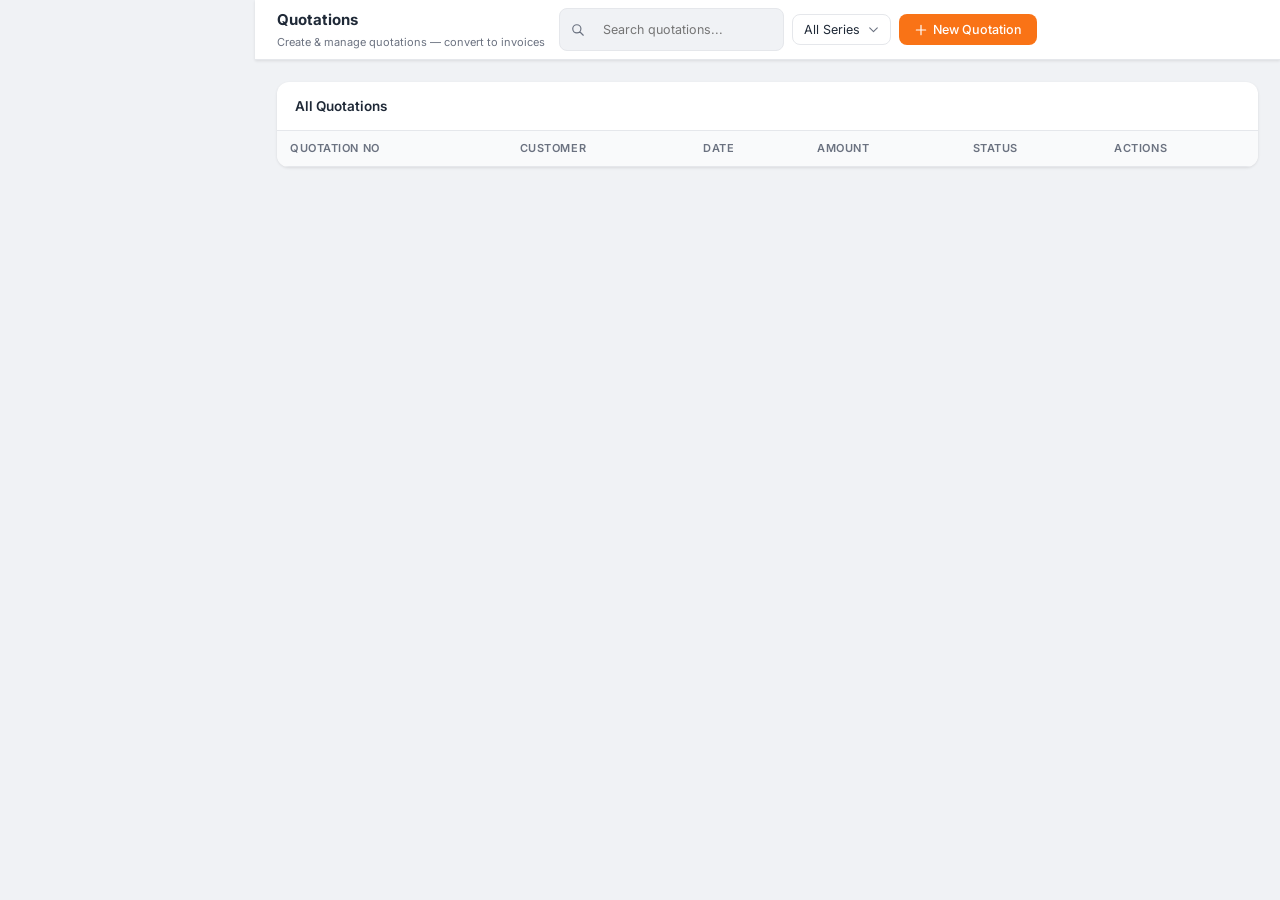
<file: quotation.html>
<!DOCTYPE html>
<html lang="en">

<head>
    <meta charset="UTF-8">
    <meta name="viewport" content="width=device-width,initial-scale=1">
    <title>Quotations — Veranjaneya Billing</title>
    <link href="https://fonts.googleapis.com/css2?family=Outfit:wght@400;500;600;700;800&display=swap" rel="stylesheet">
    <link rel="stylesheet" href="css/style.css">
</head>

<body>
    <div class="app-layout">
        <div id="sidebar-mount"></div>
        <div class="main-content">
            <header class="top-header no-print">
                <div>
                    <div class="page-title">Quotations</div>
                    <div class="page-subtitle">Create &amp; manage quotations — convert to invoices</div>
                </div>
                <div class="header-actions">
                    <div class="search-bar">
                        <svg fill="none" viewBox="0 0 24 24" stroke="currentColor">
                            <path stroke-linecap="round" stroke-linejoin="round" stroke-width="2"
                                d="M21 21l-6-6m2-5a7 7 0 11-14 0 7 7 0 0114 0" />
                        </svg>
                        <input type="text" id="search-input" placeholder="Search quotations..." oninput="renderList()">
                    </div>
                    <select id="filter-series" onchange="renderList()" style="width:auto">
                        <option value="">All Series</option>
                    </select>
                    <button class="btn btn-primary" onclick="openCreate()">
                        <svg fill="none" viewBox="0 0 24 24" stroke="currentColor">
                            <path stroke-linecap="round" stroke-linejoin="round" stroke-width="2" d="M12 4v16m8-8H4" />
                        </svg>
                        New Quotation
                    </button>
                </div>
            </header>
            <div class="page-body">
                <div class="card">
                    <div class="card-header"><span class="card-title">All Quotations</span><span id="q-count"
                            style="font-size:12px;color:var(--text-muted)"></span></div>
                    <div class="table-container">
                        <table>
                            <thead>
                                <tr>
                                    <th>Quotation No</th>
                                    <th>Customer</th>
                                    <th>Date</th>
                                    
                                    <th>Amount</th>
                                    <th>Status</th>
                                    <th>Actions</th>
                                </tr>
                            </thead>
                            <tbody id="q-tbody"></tbody>
                        </table>
                    </div>
                </div>
            </div>
        </div>
    </div>

    <!-- CREATE / EDIT MODAL -->
    <div class="modal-overlay" id="create-modal">
        <div class="modal modal-xl">
            <div class="modal-header">
                <span class="modal-title" id="modal-title">Create Quotation</span>
                <button class="modal-close" onclick="closeModal('create-modal')"><svg fill="none" viewBox="0 0 24 24"
                        stroke="currentColor">
                        <path stroke-linecap="round" stroke-linejoin="round" stroke-width="2"
                            d="M6 18L18 6M6 6l12 12" />
                    </svg></button>
            </div>
            <div class="modal-body">
                <input type="hidden" id="edit-id">
                <div class="form-row">
                    <div class="form-group"><label>Quotation No</label><input type="text" id="f-qno"
                            style="background:#fff"></div>
                    <div class="form-group"><label>Date</label><input type="date" id="f-date"></div>
                    <div class="form-group"><label>Copy Type</label><select id="f-copy-type"><option value="Customer Copy">Customer Copy</option><option value="Office Copy">Office Copy</option><option value="Original for Recipient">Original</option><option value="Duplicate Copy">Duplicate</option></select></div>
                    <div class="form-group"><label>Copy Type</label><select id="f-copy-type"><option value="Customer Copy">Customer Copy</option><option value="Office Copy">Office Copy</option><option value="Original for Recipient">Original</option><option value="Duplicate Copy">Duplicate</option></select></div>
                    
                </div>

                <!-- Customer Section -->
                <div style="background:#f9fafb;border:1px solid var(--border);border-radius:var(--radius);padding:14px;margin-bottom:14px">
                    <div style="font-size:12px;font-weight:700;text-transform:uppercase;letter-spacing:.06em;color:var(--text-muted);margin-bottom:10px">
                        Customer / Bill To</div>
                    <div class="form-row">
                        <div class="form-group"><label>Customer</label>
                            <select id="f-customer" onchange="onCustChange()">
                                <option value="">Select Customer</option>
                            </select>
                        </div>
                        <div class="form-group"><label>GSTIN</label><input type="text" id="f-cgstin"
                                placeholder="Customer GSTIN"></div>
                        <div class="form-group"><label>State</label>
                            <select id="f-cstate" onchange="onStateChange()">
                                <option value="">Select State</option>
                            </select>
                        </div>
                    </div>
                    <div class="form-group"><label>Address</label><textarea id="f-caddr"
                            placeholder="Customer address" rows="2"></textarea></div>
                    <div id="gst-badge" style="margin-top:5px"></div>
                </div>

                <!-- Items -->
                <div style="font-size:12px;font-weight:700;text-transform:uppercase;letter-spacing:.06em;color:var(--text-muted);margin-bottom:8px">Items</div>
                <div class="items-section">
                    <table>
                        <thead>
                            <tr>
                                <th>#</th>
                                <th>Product / Description</th>
                                <th>HSN</th>
                                <th>Qty</th>
                                <th>Unit</th>
                                <th>Rate (₹)</th>
                                <th>Disc%</th>
                                <th>GST%</th>
                                <th>Taxable</th>
                                <th>GST Amt</th>
                                <th>Total</th>
                                <th></th>
                            </tr>
                        </thead>
                        <tbody id="items-tbody"></tbody>
                    </table>
                </div>
                <button class="btn btn-outline btn-sm" onclick="addItem()" style="margin-bottom:14px">
                    <svg fill="none" viewBox="0 0 24 24" stroke="currentColor">
                        <path stroke-linecap="round" stroke-linejoin="round" stroke-width="2" d="M12 4v16m8-8H4" />
                    </svg>Add Item
                </button>

                <!-- GST Summary -->
                <div class="gst-summary">
                    <div class="gst-row"><span>Subtotal (Taxable)</span><span id="s-subtotal">₹0.00</span></div>
                    <div class="gst-row" id="r-cgst"><span>CGST</span><span id="s-cgst">₹0.00</span></div>
                    <div class="gst-row" id="r-sgst"><span>SGST</span><span id="s-sgst">₹0.00</span></div>
                    <div class="gst-row" id="r-igst" style="display:none"><span>IGST</span><span id="s-igst">₹0.00</span></div>
                    <div class="gst-row total"><span>Grand Total</span><span id="s-total">₹0.00</span></div>
                </div>
                <div class="form-group" style="margin-top:14px"><label>Terms &amp; Conditions</label>
                    <textarea id="f-terms" rows="3"></textarea>
                </div>
                <div class="form-group"><label>Notes</label><input type="text" id="f-notes"
                        placeholder="Additional notes"></div>
            </div>
            <div class="modal-footer">
                <button class="btn btn-outline" onclick="closeModal('create-modal')">Cancel</button>
                <button class="btn btn-primary" onclick="saveQuotation()">Save Quotation</button>
            </div>
        </div>
    </div>

    <!-- VIEW MODAL -->
    <div class="modal-overlay modal-xl" id="view-modal">
        <div class="modal modal-xl">
            <div class="modal-header no-print">
                <span class="modal-title">Quotation Preview</span>
                <div style="display:flex;gap:8px;margin-left:auto;align-items:center;">
                    <button class="btn btn-outline btn-sm" onclick="convertToInvoice()">
                        <svg fill="none" viewBox="0 0 24 24" stroke="currentColor">
                            <path stroke-linecap="round" stroke-linejoin="round" stroke-width="2"
                                d="M9 12h6m-6 4h6m2 5H7a2 2 0 01-2-2V5a2 2 0 012-2h5.586a1 1 0 01.707.293l5.414 5.414a1 1 0 01.293.707V19a2 2 0 01-2 2z" />
                        </svg>
                        Convert to Invoice
                    </button>
                    <button class="btn btn-whatsapp btn-sm" onclick="shareWhatsApp()">
                        <svg viewBox="0 0 24 24" fill="currentColor" width="14" height="14">
                            <path d="M17.472 14.382c-.297-.149-1.758-.867-2.03-.967-.273-.099-.471-.148-.67.15-.197.297-.767.966-.94 1.164-.173.199-.347.223-.644.075-.297-.15-1.255-.463-2.39-1.475-.883-.788-1.48-1.761-1.653-2.059-.173-.297-.018-.458.13-.606.134-.133.298-.347.446-.52.149-.174.198-.298.298-.497.099-.198.05-.371-.025-.52-.075-.149-.669-1.612-.916-2.207-.242-.579-.487-.5-.669-.51-.173-.008-.371-.01-.57-.01-.198 0-.52.074-.792.372-.272.297-1.04 1.016-1.04 2.479 0 1.462 1.065 2.875 1.213 3.074.149.198 2.096 3.2 5.077 4.487.709.306 1.262.489 1.694.625.712.227 1.36.195 1.871.118.571-.085 1.758-.719 2.006-1.413.248-.694.248-1.289.173-1.413-.074-.124-.272-.198-.57-.347m-5.421 7.403h-.004a9.87 9.87 0 01-5.031-1.378l-.361-.214-3.741.982.998-3.648-.235-.374a9.86 9.86 0 01-1.51-5.26c.001-5.45 4.436-9.884 9.888-9.884 2.64 0 5.122 1.03 6.988 2.898a9.825 9.825 0 012.893 6.994c-.003 5.45-4.437 9.884-9.885 9.884m8.413-18.297A11.815 11.815 0 0012.05 0C5.495 0 .16 5.335.157 11.892c0 2.096.547 4.142 1.588 5.945L.057 24l6.305-1.654a11.882 11.882 0 005.683 1.448h.005c6.554 0 11.89-5.335 11.893-11.893a11.821 11.821 0 00-3.48-8.413z" />
                        </svg>
                        WhatsApp
                    </button>
                    <button class="btn btn-primary btn-sm" onclick="printQuotation()">
                        <svg fill="none" viewBox="0 0 24 24" stroke="currentColor">
                            <path stroke-linecap="round" stroke-linejoin="round" stroke-width="2"
                                d="M17 17h2a2 2 0 002-2v-4a2 2 0 00-2-2H5a2 2 0 00-2 2v4a2 2 0 002 2h2m2 4h6a2 2 0 002-2v-4a2 2 0 00-2-2H9a2 2 0 00-2 2v4a2 2 0 002 2zm8-12V5a2 2 0 00-2-2H9a2 2 0 00-2 2v4h10z" />
                        </svg>Print / Save PDF
                    </button>
                    <button class="modal-close" onclick="closeModal('view-modal')"><svg fill="none" viewBox="0 0 24 24"
                            stroke="currentColor">
                            <path stroke-linecap="round" stroke-linejoin="round" stroke-width="2"
                                d="M6 18L18 6M6 6l12 12" />
                        </svg></button>
                </div>
            </div>
            <div class="modal-body" id="q-preview"></div>
        </div>
    </div>

    <div id="toast-container" class="toast-container"></div>
    <script src="js/app.js?v=2.1"></script>
    <script>
        Auth.require();

        let currentGSTType = 'intra';
        let items = [];
        let viewingQ = null;

        function openCreate(editId = null) {
            items = [];
            const q = editId ? DB.getQuotation(editId) : null;
            const s = DB.getSettings();
            document.getElementById('edit-id').value = editId || '';
            document.getElementById('modal-title').textContent = editId ? 'Edit Quotation' : 'Create Quotation';
            document.getElementById('f-qno').value = q ? q.quotationNo : DB.nextQuotationNo();
            document.getElementById('f-date').value = q ? q.date : today();
            
            document.getElementById('f-notes').value = q ? (q.notes || '') : '';
            document.getElementById('f-terms').value = q ? (q.termsConditions || s.termsConditions) : s.termsConditions;

            const custSel = document.getElementById('f-customer');
            custSel.innerHTML = '<option value="">Select Customer</option>' + DB.getCustomers().map(c => `<option value="${c.id}" ${q && q.customerId === c.id ? 'selected' : ''}>${c.name}</option>`).join('');
            document.getElementById('f-cstate').innerHTML = '<option value="">Select State</option>' + stateOptions();

            if (q) {
                document.getElementById('f-cgstin').value = q.customerGSTIN || '';
                document.getElementById('f-caddr').value = q.customerAddress || '';
                document.getElementById('f-cstate').value = q.customerStateCode || '';
                items = q.items ? JSON.parse(JSON.stringify(q.items)) : [];
                currentGSTType = q.gstType || 'intra';
            } else {
                document.getElementById('f-cgstin').value = '';
                document.getElementById('f-caddr').value = '';
                items = [];
                currentGSTType = 'intra';
            }
            if (items.length === 0) addItem();
            renderItems(); recalc();
            openModal('create-modal');
        }

        function onCustChange() {
            const c = DB.getCustomer(document.getElementById('f-customer').value);
            if (!c) return;
            document.getElementById('f-cgstin').value = c.gstin || '';
            document.getElementById('f-caddr').value = [c.address, c.city, c.state].filter(Boolean).join('\n');
            document.getElementById('f-cstate').value = c.stateCode || '';
            onStateChange();
        }

        function onStateChange() {
            const s = DB.getSettings();
            currentGSTType = gstType(s.stateCode, document.getElementById('f-cstate').value);
            document.getElementById('gst-badge').innerHTML = currentGSTType === 'inter'
                ? `<span class="badge badge-info">IGST (Inter-State Supply)</span>`
                : `<span class="badge badge-success">CGST + SGST (Intra-State)</span>`;
            recalc();
        }

        function addItem() {
            items.push({ name: '', hsnCode: '', qty: 1, unit: 'Nos', rate: 0, discount: 0, gstRate: 18 });
            renderItems();
        }

        function removeItem(i) { items.splice(i, 1); renderItems(); recalc(); }

        function renderItems() {
            const prods = DB.getProducts();
            document.getElementById('items-tbody').innerHTML = items.map((it, i) => `
    <tr>
      <td>${i + 1}</td>
      <td>
        
        <input type="text" value="${it.name || ''}" placeholder="Description" oninput="updItem(${i},'name',this.value)" style="margin-top:2px">
      </td>
      <td><input type="text" value="${it.hsnCode || ''}" oninput="updItem(${i},'hsnCode',this.value)" style="width:65px"></td>
      <td><input type="number" value="${it.qty || 1}" min="0.001" step="any" oninput="updItem(${i},'qty',+this.value)" style="width:50px"></td>
      <td><select onchange="updItem(${i},'unit',this.value)" style="width:52px">${['Nos', 'Kg', 'Mtr', 'Set', 'Pcs', 'Ltr', 'Box'].map(u => `<option ${it.unit === u ? 'selected' : ''}>${u}</option>`).join('')}</select></td>
      <td><input type="number" value="${it.rate || 0}" min="0" step="any" oninput="updItem(${i},'rate',+this.value)" style="width:78px"></td>
      <td><input type="number" value="${it.discount || 0}" min="0" max="100" step="any" oninput="updItem(${i},'discount',+this.value)" style="width:52px"></td>
      <td><select onchange="updItem(${i},'gstRate',+this.value)" style="width:52px">${[0, 5, 12, 18, 28].map(r => `<option value="${r}" ${it.gstRate === r ? 'selected' : ''}>${r}%</option>`).join('')}</select></td>
      <td style="text-align:right" id="qt-${i}">${fmtCur(getT(it))}</td>
      <td style="text-align:right" id="qg-${i}">${fmtCur(getG(it))}</td>
      <td style="text-align:right;font-weight:700;color:var(--accent)" id="ql-${i}">${fmtCur(getL(it))}</td>
      <td><button onclick="removeItem(${i})" class="btn btn-ghost btn-sm" style="color:var(--error);padding:4px"><svg fill="none" viewBox="0 0 24 24" stroke="currentColor" width="13" height="13"><path stroke-linecap="round" stroke-linejoin="round" stroke-width="2" d="M6 18L18 6M6 6l12 12"/></svg></button></td>
    </tr>`).join('');
        }

        function onProdSel(i, sel) {
            const p = DB.getProduct(sel.value); if (!p) return;
            items[i] = {
                ...items[i],
                productId: p.id,
                name: p.name,
                hsnCode: p.hsnCode || '',
                unit: p.unit || 'Nos',
                rate: p.rate || 0,
                mrp: p.mrp || 0,
                mfr: p.mfr || '',
                gstRate: (p.gstRate !== undefined && p.gstRate !== null) ? p.gstRate : 18
            };
            renderItems(); recalc();
        }

        function updItem(i, f, v) {
            items[i][f] = v;
            const it = items[i];
            const te = document.getElementById(`qt-${i}`); const ge = document.getElementById(`qg-${i}`); const le = document.getElementById(`ql-${i}`);
            if (te) te.textContent = fmtCur(getT(it));
            if (ge) ge.textContent = fmtCur(getG(it));
            if (le) le.textContent = fmtCur(getL(it));
            recalc();
        }

        function getT(it) { return (it.qty || 0) * (it.rate || 0) * (1 - (it.discount || 0) / 100); }
        function getG(it) { return getT(it) * (it.gstRate || 0) / 100; }
        function getL(it) { return getT(it) + getG(it); }

        function recalc() {
            let sub = 0, cg = 0, sg = 0, ig = 0;
            items.forEach(it => { const t = getT(it); const g = calcGST(t, it.gstRate || 0, currentGSTType); sub += t; cg += g.cgst; sg += g.sgst; ig += g.igst; });
            const tot = sub + cg + sg + ig;
            document.getElementById('s-subtotal').textContent = fmtCur(sub);
            document.getElementById('s-cgst').textContent = fmtCur(cg);
            document.getElementById('s-sgst').textContent = fmtCur(sg);
            document.getElementById('s-igst').textContent = fmtCur(ig);
            document.getElementById('s-total').textContent = fmtCur(tot);
            const inter = currentGSTType === 'inter';
            document.getElementById('r-cgst').style.display = inter ? 'none' : '';
            document.getElementById('r-sgst').style.display = inter ? 'none' : '';
            document.getElementById('r-igst').style.display = inter ? '' : 'none';
        }

        async function saveQuotation() {
            const custId = document.getElementById('f-customer').value;
            if (!custId) { toast('Select a customer', 'error'); return; }
            const s = DB.getSettings();
            const cust = DB.getCustomer(custId);
            const buyerCode = document.getElementById('f-cstate').value;
            const gt = gstType(s.stateCode, buyerCode);
            let sub = 0, cg = 0, sg = 0, ig = 0;
            const processedItems = items.map(it => {
                const t = getT(it); const g = calcGST(t, it.gstRate || 0, gt);
                sub += t; cg += g.cgst; sg += g.sgst; ig += g.igst;
                return { ...it, taxableAmount: t, cgst: g.cgst, sgst: g.sgst, igst: g.igst, total: t + g.total };
            });
            const grand = sub + cg + sg + ig;
            const data = {
                quotationNo: document.getElementById('f-qno').value,
                date: document.getElementById('f-date').value,
                
                customerId: custId, customerName: cust ? cust.name : '',
                customerGSTIN: document.getElementById('f-cgstin').value,
                customerAddress: document.getElementById('f-caddr').value,
                customerStateCode: buyerCode,
                items: processedItems, gstType: gt,
                subtotal: sub, totalCGST: cg, totalSGST: sg, totalIGST: ig,
                totalGST: cg + sg + ig, grandTotal: grand,
                notes: document.getElementById('f-notes').value,
                termsConditions: document.getElementById('f-terms').value,
                status: 'active'
            };
            const editId = document.getElementById('edit-id').value;
            if (editId) { await DB.updateQuotation(editId, data); toast('Quotation updated!'); }
            else { await DB.addQuotation(data); toast('Quotation created!'); }
            closeModal('create-modal'); renderList();
        }

        function renderList() {
            const search = (document.getElementById('search-input').value || '').toLowerCase();
            const seriesSelect = document.getElementById('filter-series');
            const series = seriesSelect ? seriesSelect.value : '';
            
            if (seriesSelect && seriesSelect.options.length <= 1) {
                const uniqueSeries = DB.getQuotationSeries();
                uniqueSeries.forEach(s => {
                    const opt = document.createElement('option');
                    opt.value = s; opt.textContent = s || 'Default';
                    seriesSelect.appendChild(opt);
                });
            }

            let list = DB.getQuotations().sort((a, b) => new Date(b.createdAt) - new Date(a.createdAt));
            if (search) list = list.filter(q => (q.quotationNo || '').toLowerCase().includes(search) || (q.customerName || '').toLowerCase().includes(search));
            if (series) list = list.filter(q => (q.quotationNo || '').startsWith(series));
            document.getElementById('q-count').textContent = `${list.length} quotation${list.length !== 1 ? 's' : ''}`;
            const tbody = document.getElementById('q-tbody');
            if (list.length === 0) {
                tbody.innerHTML = `<tr><td colspan="7"><div class="empty-state"><svg fill="none" viewBox="0 0 24 24" stroke="currentColor"><path stroke-linecap="round" stroke-linejoin="round" stroke-width="2" d="M8 7v8a2 2 0 002 2h6M8 7V5a2 2 0 012-2h4.586a1 1 0 01.707.293l4.414 4.414a1 1 0 01.293.707V15a2 2 0 01-2 2h-2M8 7H6a2 2 0 00-2 2v10a2 2 0 002 2h8a2 2 0 002-2v-2"/></svg><h3>No quotations yet</h3><p>Create your first quotation</p><button class="btn btn-primary" onclick="openCreate()">New Quotation</button></div></td></tr>`;
                return;
            }
            tbody.innerHTML = list.map(q => {
                const now = new Date(); const vd = new Date(q.validUntil);
                const expired = q.status !== 'converted' && vd < now;
                const badge = q.status === 'converted' ? 'badge-success' : expired ? 'badge-error' : 'badge-primary';
                const lbl = q.status === 'converted' ? 'Converted' : expired ? 'Expired' : 'Active';
                return `<tr>
      <td><strong style="color:var(--accent)">${q.quotationNo}</strong></td>
      <td>${q.customerName || '-'}</td>
      <td>${fmtDate(q.date)}</td>
      
      <td><strong>${fmtCur(q.grandTotal)}</strong></td>
      <td><span class="badge ${badge}">${lbl}</span></td>
      <td>
        <div style="display:flex;gap:4px">
          <button class="btn btn-ghost btn-sm" title="View" onclick="viewQ('${q.id}')"><svg fill="none" viewBox="0 0 24 24" stroke="currentColor" width="14" height="14"><path stroke-linecap="round" stroke-linejoin="round" stroke-width="2" d="M15 12a3 3 0 11-6 0 3 3 0 016 0z"/><path stroke-linecap="round" stroke-linejoin="round" stroke-width="2" d="M2.458 12C3.732 7.943 7.523 5 12 5c4.478 0 8.268 2.943 9.542 7-1.274 4.057-5.064 7-9.542 7-4.477 0-8.268-2.943-9.542-7z"/></svg></button>
          <button class="btn btn-ghost btn-sm" title="Edit" onclick="openCreate('${q.id}')"><svg fill="none" viewBox="0 0 24 24" stroke="currentColor" width="14" height="14"><path stroke-linecap="round" stroke-linejoin="round" stroke-width="2" d="M11 5H6a2 2 0 00-2 2v11a2 2 0 002 2h11a2 2 0 002-2v-5m-1.414-9.414a2 2 0 112.828 2.828L11.828 15H9v-2.828l8.586-8.586z"/></svg></button>
          <button class="btn btn-ghost btn-sm" title="Delete" onclick="delQ('${q.id}')" style="color:var(--error)"><svg fill="none" viewBox="0 0 24 24" stroke="currentColor" width="14" height="14"><path stroke-linecap="round" stroke-linejoin="round" stroke-width="2" d="M19 7l-.867 12.142A2 2 0 0116.138 21H7.862a2 2 0 01-1.995-1.858L5 7m5 4v6m4-6v6m1-10V4a1 1 0 00-1-1h-4a1 1 0 00-1 1v3M4 7h16"/></svg></button>
        </div>
      </td>
    </tr>`;
            }).join('');
        }

        function delQ(id) {
            if (!confirm('Delete quotation?')) return;
            DB.deleteQuotation(id); toast('Deleted', 'warning'); renderList();
        }

        function viewQ(id) {
            viewingQ = DB.getQuotation(id);
            if (!viewingQ) return;
            document.getElementById('q-preview').innerHTML = buildQHTML(viewingQ);
            openModal('view-modal');
        }

        /* ════════════════════════════════════════════════
           BUILD QUOTATION HTML — matches invoice design
        ════════════════════════════════════════════════ */
        function buildQHTML(q) {
            const s = DB.getSettings();
            const isInter = q.gstType === 'inter';

            const compName = s.name || 'Your Company Name';
            const addressParts = [];
            if (s.address) addressParts.push(s.address);
            if (s.city) addressParts.push(s.city);
            if (s.state) addressParts.push(s.state);
            const compAddress = addressParts.join(', ') || '';
            const compGSTIN = s.gstin || '';
            const compPhone = s.phone || '';
            const bankName = s.bankName || '';
            const bankAccount = s.bankAccount || '';
            const bankBranch = s.bankBranch || '';
            const bankIFSC = s.bankIFSC || '';

            const fmtV = v => (parseFloat(v) || 0).toLocaleString('en-IN', { minimumFractionDigits: 2, maximumFractionDigits: 2 });

            // Calculations
            const subtotal = q.subtotal || 0;
            const cgst = q.totalCGST || 0;
            const sgst = q.totalSGST || 0;
            const igst = q.totalIGST || 0;
            const totalGST = cgst + sgst + igst;
            const grandTotalRaw = subtotal + totalGST;
            const grandTotalRounded = Math.round(grandTotalRaw);
            const roundOff = grandTotalRounded - grandTotalRaw;
            const words = numWords(grandTotalRounded);
            const avgGstRate = q.items && q.items.length > 0 ? (q.items[0].gstRate !== undefined ? q.items[0].gstRate : 18) : 18;

            // Logo
            let logoHTML = '';
            if (s.showLogo !== false && s.logo) {
                logoHTML = `<img src="${s.logo}" style="max-height:48px;max-width:140px;object-fit:contain;">`;
            } else {
                logoHTML = `<div style="width:32px;height:32px;background:white;border-radius:50%;display:flex;align-items:center;justify-content:center;font-weight:900;color:#003366;font-size:14px;">${compName.charAt(0)}</div>`;
            }

            // Item rows
            const rows = (q.items || []).map((it, i) => `
                <tr style="height:34px;">
                    <td style="padding:6px 8px;text-align:center;font-size:9pt;border:1px solid #94a3b8;font-weight:600;color:#1e293b;">${i + 1}</td>
                    <td style="padding:6px 8px;text-align:left;font-size:9pt;border:1px solid #94a3b8;">
                        <div style="font-weight:700;color:#0f172a;text-transform:uppercase;">${it.name || ''}</div>
                        ${it.description ? `<div style="font-size:8pt;color:#475569;margin-top:1px;">${it.description}</div>` : ''}
                    </td>
                    <td style="padding:6px 8px;text-align:center;font-size:9pt;border:1px solid #94a3b8;font-family:monospace;color:#334155;">${it.hsnCode || '-'}</td>
                    <td style="padding:6px 8px;text-align:center;font-size:9pt;border:1px solid #94a3b8;font-weight:700;">${parseFloat(it.qty || 1).toLocaleString('en-IN', { minimumFractionDigits: 2, maximumFractionDigits: 3 })} ${it.unit || 'Nos'}</td>
                    <td style="padding:6px 8px;text-align:right;font-size:9pt;border:1px solid #94a3b8;font-family:monospace;color:#334155;">${fmtV(it.rate)}</td>
                    <td style="padding:6px 8px;text-align:center;font-size:9pt;border:1px solid #94a3b8;color:#334155;">${it.discount || 0}%</td>
                    <td style="padding:6px 8px;text-align:center;font-size:9pt;border:1px solid #94a3b8;color:#334155;">${it.gstRate || 0}%</td>
                    <td style="padding:6px 8px;text-align:right;font-size:9pt;border:1px solid #94a3b8;font-family:monospace;color:#0f172a;">${fmtV(it.taxableAmount)}</td>
                    <td style="padding:6px 8px;text-align:right;font-size:9pt;border:1px solid #94a3b8;font-weight:700;font-family:monospace;color:#0f172a;">${fmtV(it.total)}</td>
                </tr>`).join('');

            return `
            <div id="q-print-content" class="quotation-container" style="font-family:'Outfit','Inter',sans-serif;width:794px;height:1115px;min-height:1115px;max-height:1115px;margin:0 auto;padding:0;background:white;color:#1e293b;box-sizing:border-box;line-height:1.2;position:relative;border-radius:4px;box-shadow:0 4px 6px -1px rgba(0,0,0,0.1);border:1px solid #e2e8f0;overflow:hidden;display:flex;flex-direction:column;justify-content:space-between;">

                <!-- TOP BAR -->
                <div style="display:flex;justify-content:space-between;align-items:center;padding:6px 40px;border-bottom:1px solid #e2e8f0;font-size:9px;font-weight:800;color:#475569;text-transform:uppercase;background:#f8fafc;font-family:'Outfit',sans-serif;height:26px;box-sizing:border-box;flex-shrink:0;">
                    <span>Quotation</span>
                    
                    <span>${copyType}</span>
                </div>

                <!-- SOLID HEADER -->
                <div style="width:100%;background:#e0f2fe;color:#0369a1;display:flex;justify-content:space-between;align-items:center;padding:25px 40px;box-sizing:border-box;flex-shrink:0;">
                    <div style="display:flex;align-items:center;gap:12px;">
                        ${logoHTML}
                        <div style="display:flex;flex-direction:column;text-align:left;max-width:480px;">
                            <span style="font-size:16px;font-weight:800;letter-spacing:-0.2px;line-height:1.1;margin-bottom:2px;">${compName}</span>
                            <span style="font-size:9.5px;opacity:0.95;line-height:1.3;font-weight:500;">${compAddress}</span>
                            <div style="display:flex;flex-wrap:wrap;gap:10px;font-size:9px;opacity:0.95;margin-top:4px;font-weight:600;color:#0284c7;">
                                ${compGSTIN ? `<span>GSTIN: <span style="font-family:monospace;color:#0369a1;">${compGSTIN}</span></span>` : ''}
                                ${compPhone ? `<span>Ph: <span style="color:#0369a1;">${compPhone}</span></span>` : ''}
                                ${s.email ? `<span>Email: <span style="color:#0369a1;">${s.email}</span></span>` : ''}
                            </div>
                        </div>
                    </div>
                    <div style="font-size:28px;font-weight:900;color:#0369a1;font-family:'Outfit',sans-serif;letter-spacing:1px;border-bottom:2px solid #3b82f6;padding-bottom:4px;">
                        QUOTATION
                    </div>
                </div>

                <!-- QUOTATION NO & DATE ROW -->
                <div style="display:flex;justify-content:space-between;align-items:center;margin-bottom:8px;padding:0 40px;flex-shrink:0;font-size:11px;font-weight:800;color:#003366;font-family:'Outfit',sans-serif;">
                    <span>QUOTATION NO: ${q.quotationNo}</span>
                    <span>DATE: ${fmtDate(q.date)}</span>
                    
                </div>

                <!-- PARTIES GRID (Bill To + Quotation Details) -->
                <div style="padding:0 40px;margin-bottom:10px;flex-shrink:0;">
                    <table style="width:100%;border-collapse:collapse;font-size:9.5px;border:1px solid #94a3b8;text-align:left;line-height:1.4;color:#1e293b;">
                        <tr>
                            <!-- BILL TO -->
                            <td style="width:45%;border:1px solid #94a3b8;padding:8px;vertical-align:top;">
                                <strong style="color:#475569;font-size:8.5px;display:block;margin-bottom:3px;font-family:'Outfit',sans-serif;">TO (QUOTATION FOR):-</strong>
                                <div style="font-weight:800;font-size:11px;text-transform:uppercase;color:#0f172a;margin-bottom:2px;">${q.customerName || '-'}</div>
                                <div style="font-size:9px;color:#475569;text-transform:uppercase;white-space:pre-line;">${q.customerAddress || ''}</div>
                                ${q.customerGSTIN ? `<div style="font-weight:700;color:#0f172a;margin-top:4px;">GSTIN: <span style="font-family:monospace;font-size:9.5px;">${q.customerGSTIN}</span></div>` : ''}
                            </td>
                            <!-- QUOTATION META -->
                            <td style="width:30%;border:1px solid #94a3b8;padding:8px;vertical-align:top;">
                                <div style="margin-bottom:5px;">
                                    <strong style="color:#475569;font-size:8px;font-family:'Outfit',sans-serif;">QUOTATION NO:-</strong><br>
                                    <span style="font-weight:800;color:#003366;font-size:11px;">${q.quotationNo}</span>
                                </div>
                                <div style="margin-bottom:5px;">
                                    <strong style="color:#475569;font-size:8px;font-family:'Outfit',sans-serif;">ISSUE DATE:-</strong><br>
                                    <span style="font-weight:700;color:#0f172a;">${fmtDate(q.date)}</span>
                                </div>
                                <div>
                                    
                                </div>
                            </td>
                            <!-- COMPANY INFO (GST type, supply state) -->
                            <td style="width:25%;border:1px solid #94a3b8;padding:8px;vertical-align:top;">
                                <div style="margin-bottom:5px;">
                                    <strong style="color:#475569;font-size:8px;font-family:'Outfit',sans-serif;">GST TYPE:-</strong><br>
                                    <span style="font-weight:700;color:#0f172a;">${isInter ? 'IGST (Inter-State)' : 'CGST + SGST'}</span>
                                </div>
                                <div style="margin-bottom:5px;">
                                    <strong style="color:#475569;font-size:8px;font-family:'Outfit',sans-serif;">OUR GSTIN:-</strong><br>
                                    <span style="font-weight:700;color:#0f172a;font-family:monospace;font-size:8.5px;">${compGSTIN || '-'}</span>
                                </div>
                                <div>
                                    <strong style="color:#475569;font-size:8px;font-family:'Outfit',sans-serif;">STATE CODE:-</strong><br>
                                    <span style="font-weight:700;color:#0f172a;">${s.stateCode || '-'}</span>
                                </div>
                            </td>
                        </tr>
                    </table>
                </div>

                <!-- ITEMS TABLE (flex-grow fills the middle) -->
                <div class="quotation-body-section" style="padding:0 40px;flex:1 1 auto;overflow:hidden;">
                    <table class="quotation-items-table" style="width:100%;table-layout:fixed;border-collapse:collapse;font-size:9pt;border:1px solid #94a3b8;">
                        <thead>
                            <tr style="background:#003366;color:#0369a1;font-weight:700;height:30px;font-family:'Outfit',sans-serif;">
                                <th style="padding:5px 6px;text-align:center;width:38px;border:1px solid #94a3b8;font-size:9pt;">SL</th>
                                <th style="padding:5px 6px;text-align:left;border:1px solid #94a3b8;font-size:9pt;">Description of Goods</th>
                                <th style="padding:5px 6px;text-align:center;width:62px;border:1px solid #94a3b8;font-size:9pt;">HSN/SAC</th>
                                <th style="padding:5px 6px;text-align:center;width:70px;border:1px solid #94a3b8;font-size:9pt;">Qty / Unit</th>
                                <th style="padding:5px 6px;text-align:right;width:68px;border:1px solid #94a3b8;font-size:9pt;">Rate</th>
                                <th style="padding:5px 6px;text-align:center;width:42px;border:1px solid #94a3b8;font-size:9pt;">Disc%</th>
                                <th style="padding:5px 6px;text-align:center;width:42px;border:1px solid #94a3b8;font-size:9pt;">GST%</th>
                                <th style="padding:5px 6px;text-align:right;width:75px;border:1px solid #94a3b8;font-size:9pt;">Taxable</th>
                                <th style="padding:5px 6px;text-align:right;width:80px;border:1px solid #94a3b8;font-size:9pt;">Total (₹)</th>
                            </tr>
                        </thead>
                        <tbody>
                            ${rows}
                            <!-- Totals row -->
                            <tr>
                                <!-- Left: Amount in words + tax note -->
                                <td colspan="5" style="vertical-align:top;border:1px solid #94a3b8;text-align:left;padding:8px;line-height:1.5;font-size:9px;color:#1e293b;">
                                    <div style="margin-bottom:6px;">
                                        <span style="font-size:8.5px;font-weight:800;text-transform:uppercase;color:#475569;font-family:'Outfit',sans-serif;">Total Amount in Words:-</span><br>
                                        <span style="font-weight:800;text-transform:uppercase;color:#003366;font-size:9.5px;">${words}</span>
                                    </div>
                                    <div style="display:flex;align-items:center;justify-content:space-between;font-weight:800;font-size:8.5px;color:#475569;margin-top:10px;">
                                        <span style="font-size:11px;font-weight:900;border:1.5px solid #475569;padding:1px 5px;border-radius:2px;color:#334155;">INR</span>
                                        <span style="text-transform:uppercase;font-family:'Outfit',sans-serif;">[INCLUDING TAX ${avgGstRate}%]</span>
                                        <span style="font-family:'Outfit',sans-serif;">E &amp; O.E</span>
                                    </div>
                                </td>
                                <!-- Right: Calculation breakdown -->
                                <td colspan="4" style="padding:0;vertical-align:top;border:1px solid #94a3b8;">
                                    <table style="width:100%;border-collapse:collapse;font-size:9.5px;line-height:1.35;border:none;">
                                        <tr style="border-bottom:1px solid #94a3b8;">
                                            <td style="padding:5px 6px;color:#475569;text-align:right;font-weight:800;border-right:1px solid #94a3b8;font-family:'Outfit',sans-serif;">SUBTOTAL</td>
                                            <td style="padding:5px 6px;text-align:right;font-weight:700;color:#0f172a;font-family:monospace;">${fmtV(subtotal)}</td>
                                        </tr>
                                        ${isInter ? `
                                        <tr style="border-bottom:1px solid #94a3b8;">
                                            <td style="padding:5px 6px;color:#475569;text-align:right;font-weight:800;border-right:1px solid #94a3b8;font-family:'Outfit',sans-serif;">IGST ${avgGstRate}%</td>
                                            <td style="padding:5px 6px;text-align:right;font-weight:700;color:#0f172a;font-family:monospace;">${fmtV(igst)}</td>
                                        </tr>` : `
                                        <tr style="border-bottom:1px solid #94a3b8;">
                                            <td style="padding:5px 6px;color:#475569;text-align:right;font-weight:800;border-right:1px solid #94a3b8;font-family:'Outfit',sans-serif;">CGST ${avgGstRate / 2}%</td>
                                            <td style="padding:5px 6px;text-align:right;font-weight:700;color:#0f172a;font-family:monospace;">${fmtV(cgst)}</td>
                                        </tr>
                                        <tr style="border-bottom:1px solid #94a3b8;">
                                            <td style="padding:5px 6px;color:#475569;text-align:right;font-weight:800;border-right:1px solid #94a3b8;font-family:'Outfit',sans-serif;">SGST ${avgGstRate / 2}%</td>
                                            <td style="padding:5px 6px;text-align:right;font-weight:700;color:#0f172a;font-family:monospace;">${fmtV(sgst)}</td>
                                        </tr>`}
                                        <tr style="border-bottom:1px solid #94a3b8;">
                                            <td style="padding:5px 6px;color:#475569;text-align:right;font-weight:800;border-right:1px solid #94a3b8;font-family:'Outfit',sans-serif;">ROUND OFF</td>
                                            <td style="padding:5px 6px;text-align:right;font-weight:700;color:#0f172a;font-family:monospace;">${fmtV(roundOff)}</td>
                                        </tr>
                                        <tr style="background:#f8fafc;font-size:11px;">
                                            <td style="padding:6px;color:#003366;text-align:right;font-weight:800;border-right:1px solid #94a3b8;font-family:'Outfit',sans-serif;">GRAND TOTAL</td>
                                            <td style="padding:6px;text-align:right;color:#003366;font-weight:900;font-family:monospace;">${fmtV(grandTotalRounded)}</td>
                                        </tr>
                                    </table>
                                </td>
                            </tr>
                        </tbody>
                    </table>
                </div>

                <!-- FOOTER (flex-shrink:0 — always at bottom) -->
                <div style="display:flex;flex-direction:column;flex-shrink:0;width:100%;margin-top:0;">

                    <!-- Bank details if enabled -->
                    ${s.showBank !== false && bankName ? `
                    <div style="padding:0 40px;margin-bottom:6px;display:flex;gap:15px;">
                        <div style="flex:1.5;background:#f8fafc;border:1.5px dashed #cbd5e1;border-radius:4px;padding:5px 12px;text-align:left;font-size:9px;line-height:1.4;">
                            <strong style="font-size:9.5px;color:#003366;display:block;border-bottom:1px dashed #cbd5e1;padding-bottom:2px;margin-bottom:3px;text-transform:uppercase;font-family:'Outfit',sans-serif;">Bank Details for Payment</strong>
                            <div style="display:grid;grid-template-columns:80px 1fr;gap:2px;">
                                <span style="color:#64748b;">Bank:</span><span style="font-weight:700;color:#334155;">${bankName}</span>
                                <span style="color:#64748b;">Account No:</span><span style="font-weight:700;color:#334155;">${bankAccount}</span>
                                <span style="color:#64748b;">Branch/IFSC:</span><span style="font-weight:700;color:#334155;">${bankBranch}${bankIFSC ? ' - ' + bankIFSC : ''}</span>
                            </div>
                        </div>
                        <div style="flex:1;"></div>
                    </div>` : ''}

                    <!-- FOOTER (Professional clean layout without waves) -->
                    <div style="display:flex;justify-content:space-between;align-items:flex-end;padding:15px 40px;margin-top:auto;min-height:90px;border-top:1px solid #e2e8f0;background:#f8fafc;">
                        <!-- Left: Terms & Conditions -->
                        <div style="flex:1.2;text-align:left;padding-bottom:8px;font-size:8.5px;line-height:1.35;color:#475569;">
                            <strong style="font-size:9.5px;color:#0f172a;display:block;margin-bottom:4px;text-transform:uppercase;font-family:'Outfit',sans-serif;letter-spacing:0.5px;">Terms &amp; Conditions</strong>
                            <div style="font-weight:500;">
                                ${q.termsConditions ? q.termsConditions.replace(/\n/g, '<br>') : `
                                1. THIS IS A QUOTATION — NOT A TAX INVOICE.<br>
                                2. PRICES VALID AS PER THE VALIDITY DATE ABOVE.<br>
                                3. GOODS ONCE SOLD CANNOT BE RETURNED.<br>
                                4. SUBJECT TO ${(s.city || 'LOCAL').toUpperCase()} JURISDICTION.<br>
                                5. PAYMENT TERMS AS AGREED.`}
                            </div>
                            ${q.notes ? `<div style="margin-top:6px;color:#3b82f6;font-weight:700;font-size:9px;">Note: ${q.notes}</div>` : ''}
                        </div>

                        <!-- Right: Authorised signature -->
                        <div style="flex:0.8;text-align:right;display:flex;flex-direction:column;justify-content:flex-end;align-items:flex-end;color:#0f172a;padding-bottom:8px;">
                            <div style="font-weight:800;font-size:10px;text-transform:uppercase;margin-bottom:6px;font-family:'Outfit',sans-serif;">For ${compName}</div>
                            ${s.showSignature && s.signature ? `<img src="${s.signature}" style="max-height:40px;max-width:140px;display:block;margin-bottom:6px;">` : '<div style="height:40px;"></div>'}
                            <div style="border-top:2px solid #cbd5e1;width:150px;padding-top:4px;font-weight:800;font-size:9px;text-transform:uppercase;text-align:center;font-family:'Outfit',sans-serif;">
                                Authorised Signatory
                            </div>
                        </div>
                    </div>
                </div>
            </div>`;
        }

        /* ─── Convert to Invoice ─── */
        function convertToInvoice() {
            if (!viewingQ) return;
            const q = viewingQ;
            const invNo = DB.nextInvoiceNo();
            const inv = {
                invoiceNo: invNo, date: today(), duedate: addDays(30),
                paymentStatus: 'pending', paidAmount: 0,
                customerId: q.customerId, customerName: q.customerName,
                customerGSTIN: q.customerGSTIN, customerAddress: q.customerAddress,
                customerStateCode: q.customerStateCode,
                items: q.items, gstType: q.gstType,
                subtotal: q.subtotal, totalCGST: q.totalCGST, totalSGST: q.totalSGST,
                totalIGST: q.totalIGST, totalGST: q.totalGST, grandTotal: q.grandTotal,
                termsConditions: q.termsConditions, notes: q.notes, quotationId: q.id
            };
            DB.addInvoice(inv);
            DB.updateQuotation(q.id, { status: 'converted' });
            toast('Converted to Invoice: ' + invNo + '!');
            closeModal('view-modal'); renderList();
        }

        /* ─── WhatsApp share ─── */
        function shareWhatsApp() {
            if (!viewingQ) return;
            const q = viewingQ; const s = DB.getSettings();
            const msg = `*Quotation from ${s.name || 'Company'}*\n\nQuotation No: ${q.quotationNo}\nDate: ${fmtDate(q.date)}\nValid Until: ${fmtDate(q.validUntil)}\n\nDear ${q.customerName || 'Customer'},\n\nPlease find our quotation for your requirements.\n\nTotal Amount: ${fmtCur(q.grandTotal)}\n\nThank you for your business!\n\n${s.name || ''}`;
            window.open(`https://wa.me/?text=${encodeURIComponent(msg)}`, '_blank');
        }

        /* ─── Dedicated print window (same as invoice & challan) ─── */
        function printQuotation() {
            if (!viewingQ) return;
            const el = document.getElementById('q-print-content');
            if (!el) { alert('No quotation loaded.'); return; }

            const html = el.outerHTML;
            const pw = window.open('', '_blank', 'width=900,height=1200,menubar=no,toolbar=no,location=no,status=no');
            if (!pw) { alert('Pop-up blocked! Please allow pop-ups for this site.'); return; }

            pw.document.open();
            const copyType = document.getElementById('f-copy-type') ? document.getElementById('f-copy-type').value : 'Customer Copy';
            const html = buildQuotationHTML(viewingQuotation, copyType);
            pw.document.write(`<!DOCTYPE html>
<html lang="en">
<head>
<meta charset="UTF-8">
<title>Quotation ${viewingQ.quotationNo || ''}</title>
<link href="https://fonts.googleapis.com/css2?family=Outfit:wght@400;500;600;700;800&display=swap" rel="stylesheet">
<style>
  @page { size: A4; margin: 0; }
  *, *::before, *::after {
    box-sizing: border-box;
    -webkit-print-color-adjust: exact !important;
    print-color-adjust: exact !important;
  }
  html, body { margin: 0; padding: 10mm 0; background: white; font-family: 'Outfit', sans-serif; }
  #q-print-content {
    width: 190mm !important;
    height: 277mm !important;
    min-height: 277mm !important;
    max-height: 277mm !important;
    display: flex !important;
    flex-direction: column !important;
    justify-content: space-between !important;
    box-sizing: border-box !important;
    overflow: hidden !important;
    margin: 0 auto !important;
    box-shadow: none !important;
    border-radius: 0 !important;
    border: none !important;
    padding: 0 !important;
    background: white !important;
  }
  .quotation-body-section {
    flex: 1 1 auto !important;
    overflow: hidden !important;
  }
  .quotation-items-table {
    table-layout: fixed !important;
    width: 100% !important;
    font-size: 9pt !important;
    border-collapse: collapse !important;
  }
  .quotation-items-table td, .quotation-items-table th { font-size: 9pt !important; }
</style>
</head>
<body>
${html}
<script>
  document.fonts.ready.then(function() {
    window.print();
    window.addEventListener('afterprint', function() { window.close(); });
    setTimeout(function() { window.close(); }, 5000);
  });
<\/script>
</body>
</html>`);
            pw.document.close();
        }

        DB.init().then(() => {
            document.getElementById('sidebar-mount').innerHTML = sidebarHTML('quotation.html');
            initSidebarUser();
            renderList();
        });
    </script>
</body>

</html>
</file>
<file: css/style.css>
@import url('https://fonts.googleapis.com/css2?family=Inter:wght@300;400;500;600;700;800&display=swap');

:root {
    --primary: #1a1f2e;
    --primary-light: #242b3d;
    --sidebar: #0f1420;
    --sidebar-width: 255px;
    --accent: #f97316;
    --accent-hover: #ea6c0a;
    --accent-light: rgba(249, 115, 22, 0.1);
    --bg: #f0f2f5;
    --card: #ffffff;
    --text: #1f2937;
    --text-light: #374151;
    --text-muted: #6b7280;
    --border: #e5e7eb;
    --success: #10b981;
    --success-light: rgba(16, 185, 129, 0.1);
    --error: #ef4444;
    --error-light: rgba(239, 68, 68, 0.1);
    --warning: #f59e0b;
    --warning-light: rgba(245, 158, 11, 0.1);
    --info: #3b82f6;
    --info-light: rgba(59, 130, 246, 0.1);
    --header-height: 60px;
    --radius: 8px;
    --radius-lg: 12px;
    --radius-xl: 16px;
    --shadow: 0 1px 3px rgba(0, 0, 0, 0.1);
    --shadow-md: 0 4px 6px rgba(0, 0, 0, 0.07);
    --shadow-lg: 0 10px 25px rgba(0, 0, 0, 0.12);
    --transition: all 0.2s ease;
}

*,
*::before,
*::after {
    box-sizing: border-box;
    margin: 0;
    padding: 0
}

html {
    font-size: 14px;
    scroll-behavior: smooth
}

body {
    font-family: 'Inter', sans-serif;
    background: var(--bg);
    color: var(--text);
    line-height: 1.5;
    min-height: 100vh
}

a {
    text-decoration: none;
    color: inherit
}

ul {
    list-style: none
}

button {
    cursor: pointer;
    font-family: inherit
}

input,
select,
textarea {
    font-family: inherit
}

img {
    max-width: 100%;
    height: auto
}

::-webkit-scrollbar {
    width: 5px;
    height: 5px
}

::-webkit-scrollbar-track {
    background: var(--bg)
}

::-webkit-scrollbar-thumb {
    background: var(--border);
    border-radius: 3px
}

/* LAYOUT */
.app-layout {
    display: flex;
    min-height: 100vh
}

/* SIDEBAR */
.sidebar {
    width: var(--sidebar-width);
    background: var(--sidebar);
    color: #e5e7eb;
    display: flex;
    flex-direction: column;
    position: fixed;
    top: 0;
    left: 0;
    height: 100vh;
    z-index: 100;
    transition: var(--transition)
}

.sidebar-logo {
    padding: 18px 16px 14px;
    border-bottom: 1px solid rgba(255, 255, 255, 0.07);
    display: flex;
    align-items: center;
    gap: 10px
}

.sidebar-logo img {
    width: 38px;
    height: 38px;
    border-radius: 8px;
    object-fit: cover;
    background: var(--accent)
}

.company-name {
    font-size: 11.5px;
    font-weight: 700;
    color: #f9fafb;
    line-height: 1.3
}

.company-sub {
    font-size: 10px;
    color: #6b7280;
    margin-top: 1px
}

.sidebar-nav {
    flex: 1;
    overflow-y: auto;
    padding: 10px 0
}

.nav-section {
    padding: 10px 12px 3px
}

.nav-section-label {
    font-size: 10px;
    font-weight: 600;
    text-transform: uppercase;
    letter-spacing: .08em;
    color: #4b5563
}

.nav-item {
    display: flex;
    align-items: center;
    gap: 9px;
    padding: 8px 13px;
    margin: 1px 8px;
    border-radius: var(--radius);
    color: #9ca3af;
    font-size: 12.5px;
    font-weight: 500;
    transition: var(--transition);
    cursor: pointer;
    text-decoration: none
}

.nav-item:hover {
    background: rgba(255, 255, 255, 0.06);
    color: #e5e7eb
}

.nav-item.active {
    background: var(--accent);
    color: #fff
}

.nav-item svg {
    width: 15px;
    height: 15px;
    flex-shrink: 0
}

.nav-badge {
    margin-left: auto;
    background: var(--accent);
    color: #fff;
    font-size: 10px;
    padding: 2px 6px;
    border-radius: 10px;
    font-weight: 600
}

.nav-item.active .nav-badge {
    background: rgba(255, 255, 255, 0.25)
}

.sidebar-footer {
    padding: 10px;
    border-top: 1px solid rgba(255, 255, 255, 0.07)
}

.sidebar-user {
    display: flex;
    align-items: center;
    gap: 9px;
    padding: 9px;
    border-radius: var(--radius);
    cursor: pointer;
    transition: var(--transition)
}

.sidebar-user:hover {
    background: rgba(255, 255, 255, 0.06)
}

.user-avatar {
    width: 30px;
    height: 30px;
    background: var(--accent);
    border-radius: 50%;
    display: flex;
    align-items: center;
    justify-content: center;
    font-size: 12px;
    font-weight: 700;
    color: #fff;
    flex-shrink: 0
}

.user-name {
    font-size: 12px;
    font-weight: 600;
    color: #e5e7eb
}

.user-role {
    font-size: 10px;
    color: #6b7280
}

.user-info {
    flex: 1
}

/* MAIN */
.main-content {
    margin-left: var(--sidebar-width);
    flex: 1;
    display: flex;
    flex-direction: column;
    min-height: 100vh
}

.top-header {
    height: var(--header-height);
    background: var(--card);
    border-bottom: 1px solid var(--border);
    display: flex;
    align-items: center;
    padding: 0 22px;
    gap: 14px;
    position: sticky;
    top: 0;
    z-index: 50;
    box-shadow: var(--shadow)
}

.page-title {
    font-size: 15px;
    font-weight: 700;
    color: var(--text);
    flex: 1
}

.page-subtitle {
    font-size: 11px;
    color: var(--text-muted);
    margin-top: 2px
}

.header-actions {
    display: flex;
    align-items: center;
    gap: 8px
}

.page-body {
    padding: 22px;
    flex: 1
}

/* STATS */
.stats-grid {
    display: grid;
    grid-template-columns: repeat(auto-fit, minmax(190px, 1fr));
    gap: 14px;
    margin-bottom: 22px
}

.stat-card {
    background: var(--card);
    border-radius: var(--radius-lg);
    padding: 18px;
    box-shadow: var(--shadow);
    display: flex;
    align-items: center;
    gap: 14px
}

.stat-icon {
    width: 46px;
    height: 46px;
    border-radius: var(--radius);
    display: flex;
    align-items: center;
    justify-content: center;
    flex-shrink: 0
}

.stat-icon svg {
    width: 21px;
    height: 21px
}

.stat-icon.orange {
    background: var(--accent-light);
    color: var(--accent)
}

.stat-icon.green {
    background: var(--success-light);
    color: var(--success)
}

.stat-icon.red {
    background: var(--error-light);
    color: var(--error)
}

.stat-icon.blue {
    background: var(--info-light);
    color: var(--info)
}

.stat-icon.yellow {
    background: var(--warning-light);
    color: var(--warning)
}

.stat-value {
    font-size: 21px;
    font-weight: 700;
    color: var(--text);
    line-height: 1.2
}

.stat-label {
    font-size: 11.5px;
    color: var(--text-muted);
    margin-top: 2px
}

/* CARD */
.card {
    background: var(--card);
    border-radius: var(--radius-lg);
    box-shadow: var(--shadow);
    overflow: hidden
}

.card-header {
    padding: 14px 18px;
    border-bottom: 1px solid var(--border);
    display: flex;
    align-items: center;
    gap: 10px
}

.card-title {
    font-size: 13.5px;
    font-weight: 600;
    color: var(--text);
    flex: 1
}

.card-body {
    padding: 18px
}

/* BUTTONS */
.btn {
    display: inline-flex;
    align-items: center;
    gap: 5px;
    padding: 7px 15px;
    border-radius: var(--radius);
    font-size: 12.5px;
    font-weight: 500;
    border: none;
    transition: var(--transition);
    white-space: nowrap;
    line-height: 1.4
}

.btn svg {
    width: 14px;
    height: 14px
}

.btn-sm {
    padding: 5px 11px;
    font-size: 11.5px
}

.btn-lg {
    padding: 10px 20px;
    font-size: 13.5px
}

.btn-primary {
    background: var(--accent);
    color: #fff
}

.btn-primary:hover {
    background: var(--accent-hover)
}

.btn-secondary {
    background: var(--primary);
    color: #fff
}

.btn-secondary:hover {
    opacity: .9
}

.btn-success {
    background: var(--success);
    color: #fff
}

.btn-success:hover {
    filter: brightness(.9)
}

.btn-danger {
    background: var(--error);
    color: #fff
}

.btn-danger:hover {
    filter: brightness(.9)
}

.btn-warning {
    background: var(--warning);
    color: #fff
}

.btn-warning:hover {
    filter: brightness(.9)
}

.btn-info {
    background: var(--info);
    color: #fff
}

.btn-info:hover {
    filter: brightness(.9)
}

.btn-outline {
    background: transparent;
    border: 1px solid var(--border);
    color: var(--text)
}

.btn-outline:hover {
    background: var(--bg)
}

.btn-ghost {
    background: transparent;
    color: var(--text-muted)
}

.btn-ghost:hover {
    background: var(--bg);
    color: var(--text)
}

.btn:disabled {
    opacity: .5;
    cursor: not-allowed
}

.btn-whatsapp {
    background: #25d366;
    color: #fff
}

.btn-whatsapp:hover {
    background: #1ebe58
}

/* TABLES */
.table-container {
    overflow-x: auto
}

table {
    width: 100%;
    border-collapse: collapse
}

thead th {
    background: #f9fafb;
    padding: 9px 13px;
    text-align: left;
    font-size: 11px;
    font-weight: 600;
    text-transform: uppercase;
    letter-spacing: .05em;
    color: var(--text-muted);
    border-bottom: 1px solid var(--border)
}

tbody td {
    padding: 11px 13px;
    font-size: 12.5px;
    color: var(--text);
    border-bottom: 1px solid var(--border);
    vertical-align: middle
}

tbody tr:last-child td {
    border-bottom: none
}

tbody tr:hover td {
    background: rgba(249, 115, 22, .02)
}

/* BADGES */
.badge {
    display: inline-flex;
    align-items: center;
    padding: 3px 9px;
    border-radius: 20px;
    font-size: 10.5px;
    font-weight: 600
}

.badge-success {
    background: var(--success-light);
    color: var(--success)
}

.badge-error {
    background: var(--error-light);
    color: var(--error)
}

.badge-warning {
    background: var(--warning-light);
    color: var(--warning)
}

.badge-info {
    background: var(--info-light);
    color: var(--info)
}

.badge-secondary {
    background: var(--bg);
    color: var(--text-muted)
}

.badge-primary {
    background: var(--accent-light);
    color: var(--accent)
}

/* FORMS */
.form-group {
    margin-bottom: 14px
}

label {
    display: block;
    font-size: 11.5px;
    font-weight: 600;
    color: var(--text-light);
    margin-bottom: 4px
}

.required::after {
    content: ' *';
    color: var(--error)
}

input[type=text],
input[type=email],
input[type=number],
input[type=date],
input[type=tel],
input[type=password],
select,
textarea {
    width: 100%;
    padding: 7px 11px;
    border: 1px solid var(--border);
    border-radius: var(--radius);
    font-size: 12.5px;
    color: var(--text);
    background: #fff;
    transition: var(--transition);
    outline: none
}

input:focus,
select:focus,
textarea:focus {
    border-color: var(--accent);
    box-shadow: 0 0 0 3px rgba(249, 115, 22, .12)
}

textarea {
    resize: vertical;
    min-height: 70px
}

select {
    appearance: none;
    background-image: url("data:image/svg+xml,%3Csvg xmlns='http://www.w3.org/2000/svg' fill='none' viewBox='0 0 24 24' stroke='%236b7280'%3E%3Cpath stroke-linecap='round' stroke-linejoin='round' stroke-width='2' d='M19 9l-7 7-7-7'/%3E%3C/svg%3E");
    background-repeat: no-repeat;
    background-position: right 10px center;
    background-size: 13px;
    padding-right: 30px
}

.form-row {
    display: grid;
    grid-template-columns: repeat(auto-fit, minmax(160px, 1fr));
    gap: 14px
}

.form-note {
    font-size: 11px;
    color: var(--text-muted);
    margin-top: 3px
}

/* SEARCH */
.search-bar {
    display: flex;
    align-items: center;
    gap: 7px;
    background: var(--bg);
    border: 1px solid var(--border);
    border-radius: var(--radius);
    padding: 6px 11px
}

.search-bar svg {
    width: 14px;
    height: 14px;
    color: var(--text-muted);
    flex-shrink: 0
}

.search-bar input {
    border: none;
    background: transparent;
    outline: none;
    font-size: 12.5px;
    color: var(--text);
    width: 180px
}

/* FILTER ROW */
.filter-row {
    display: flex;
    gap: 10px;
    align-items: center;
    flex-wrap: wrap;
    margin-bottom: 14px
}

.filter-row select {
    width: auto
}

/* MODAL */
.modal-overlay {
    position: fixed;
    inset: 0;
    background: rgba(0, 0, 0, .5);
    z-index: 200;
    display: flex;
    align-items: center;
    justify-content: center;
    padding: 14px;
    backdrop-filter: blur(2px);
    opacity: 0;
    visibility: hidden;
    transition: var(--transition)
}

.modal-overlay.open {
    opacity: 1;
    visibility: visible
}

.modal {
    background: var(--card);
    border-radius: var(--radius-xl);
    box-shadow: var(--shadow-lg);
    width: 100%;
    max-width: 780px;
    max-height: 90vh;
    display: flex;
    flex-direction: column;
    transform: scale(.95);
    transition: var(--transition)
}

.modal-overlay.open .modal {
    transform: scale(1)
}

.modal-sm {
    max-width: 440px
}

.modal-lg {
    max-width: 980px
}

.modal-xl {
    max-width: 1100px
}

.modal-header {
    padding: 16px 20px;
    border-bottom: 1px solid var(--border);
    display: flex;
    align-items: center;
    gap: 10px;
    flex-shrink: 0
}

.modal-title {
    font-size: 14px;
    font-weight: 700;
    flex: 1
}

.modal-close {
    width: 30px;
    height: 30px;
    display: flex;
    align-items: center;
    justify-content: center;
    border-radius: var(--radius);
    border: none;
    background: transparent;
    cursor: pointer;
    color: var(--text-muted);
    transition: var(--transition)
}

.modal-close:hover {
    background: var(--bg);
    color: var(--text)
}

.modal-close svg {
    width: 15px;
    height: 15px
}

.modal-body {
    padding: 20px;
    overflow-y: auto;
    flex: 1
}

.modal-footer {
    padding: 14px 20px;
    border-top: 1px solid var(--border);
    display: flex;
    align-items: center;
    gap: 8px;
    justify-content: flex-end;
    flex-shrink: 0
}

/* INVOICE ITEMS TABLE */
.items-section {
    border: 1px solid var(--border);
    border-radius: var(--radius);
    overflow: hidden;
    margin: 14px 0
}

.items-section table {
    margin: 0
}

.items-section thead th {
    background: #f9fafb;
    padding: 7px 10px
}

.items-section tbody td {
    padding: 4px 6px
}

.items-section input,
.items-section select {
    border: none;
    padding: 5px 7px;
    background: transparent;
    font-size: 12px
}

.items-section input:focus,
.items-section select:focus {
    background: rgba(249, 115, 22, .05);
    box-shadow: none;
    border-bottom: 1.5px solid var(--accent);
    border-radius: 0
}

/* GST SUMMARY */
.gst-summary {
    background: #f9fafb;
    border: 1px solid var(--border);
    border-radius: var(--radius);
    padding: 14px;
    margin-top: 14px
}

.gst-row {
    display: flex;
    justify-content: space-between;
    align-items: center;
    padding: 4px 0;
    font-size: 12.5px;
    color: var(--text)
}

.gst-row.total {
    border-top: 2px solid var(--border);
    margin-top: 7px;
    padding-top: 10px;
    font-weight: 700;
    font-size: 14px
}

.gst-row.total span:last-child {
    color: var(--accent)
}

/* EMPTY STATE */
.empty-state {
    text-align: center;
    padding: 50px 20px;
    color: var(--text-muted)
}

.empty-state svg {
    width: 44px;
    height: 44px;
    color: var(--border);
    margin-bottom: 14px
}

.empty-state h3 {
    font-size: 14px;
    font-weight: 600;
    color: var(--text);
    margin-bottom: 5px
}

.empty-state p {
    font-size: 12.5px;
    margin-bottom: 14px
}

/* TOAST */
.toast-container {
    position: fixed;
    bottom: 20px;
    right: 20px;
    z-index: 9999;
    display: flex;
    flex-direction: column;
    gap: 7px
}

.toast {
    display: flex;
    align-items: center;
    gap: 9px;
    padding: 11px 15px;
    border-radius: var(--radius);
    box-shadow: var(--shadow-lg);
    font-size: 12.5px;
    font-weight: 500;
    min-width: 260px;
    animation: slideIn .3s ease;
    color: #fff
}

.toast svg {
    width: 15px;
    height: 15px;
    flex-shrink: 0
}

.toast-success {
    background: var(--success)
}

.toast-error {
    background: var(--error)
}

.toast-warning {
    background: var(--warning)
}

.toast-info {
    background: var(--info)
}

@keyframes slideIn {
    from {
        opacity: 0;
        transform: translateX(20px)
    }

    to {
        opacity: 1;
        transform: translateX(0)
    }
}

/* DROPDOWN */
.dropdown {
    position: relative
}

.dropdown-menu {
    position: absolute;
    right: 0;
    top: calc(100% + 6px);
    background: var(--card);
    border: 1px solid var(--border);
    border-radius: var(--radius);
    box-shadow: var(--shadow-lg);
    min-width: 155px;
    z-index: 150;
    overflow: hidden;
    display: none
}

.dropdown-menu.open {
    display: block
}

.dropdown-item {
    display: flex;
    align-items: center;
    gap: 8px;
    padding: 8px 13px;
    font-size: 12.5px;
    color: var(--text);
    cursor: pointer;
    transition: var(--transition);
    border: none;
    background: transparent;
    width: 100%;
    text-align: left
}

.dropdown-item:hover {
    background: var(--bg)
}

.dropdown-item.danger {
    color: var(--error)
}

.dropdown-item svg {
    width: 13px;
    height: 13px
}

/* TABS */
.tabs {
    display: flex;
    gap: 3px;
    border-bottom: 2px solid var(--border);
    margin-bottom: 18px
}

.tab {
    padding: 9px 15px;
    font-size: 12.5px;
    font-weight: 500;
    color: var(--text-muted);
    border: none;
    background: transparent;
    cursor: pointer;
    border-bottom: 2px solid transparent;
    margin-bottom: -2px;
    transition: var(--transition)
}

.tab:hover {
    color: var(--text)
}

.tab.active {
    color: var(--accent);
    border-bottom-color: var(--accent);
    font-weight: 600
}

/* SIGNATURE PAD */
.signature-pad {
    border: 2px dashed var(--border);
    border-radius: var(--radius);
    background: #fafafa;
    cursor: crosshair;
    display: block;
    touch-action: none
}

/* INVOICE PRINT TEMPLATE */
.invoice-print-header {
    display: flex;
    justify-content: space-between;
    align-items: flex-start;
    margin-bottom: 12px;
    padding-bottom: 12px;
    border-bottom: 2px solid var(--accent)
}

.inv-company-logo {
    width: 70px;
    height: 70px;
    object-fit: contain
}

.inv-company-name {
    font-size: 18px;
    font-weight: 800;
    color: var(--primary)
}

.inv-company-details {
    font-size: 11px;
    color: var(--text-muted);
    margin-top: 4px;
    line-height: 1.6
}

.inv-title {
    font-size: 22px;
    font-weight: 800;
    color: var(--accent);
    text-align: right
}

.inv-number {
    font-size: 12px;
    color: var(--text-muted);
    text-align: right;
    margin-top: 4px
}

.inv-parties {
    display: grid;
    grid-template-columns: 1fr 1fr;
    gap: 20px;
    margin-bottom: 18px
}

.inv-party-label {
    font-size: 10px;
    font-weight: 700;
    text-transform: uppercase;
    letter-spacing: .08em;
    color: var(--text-muted);
    margin-bottom: 5px
}

.inv-party-name {
    font-size: 13px;
    font-weight: 700;
    color: var(--text)
}

.inv-party-details {
    font-size: 11px;
    color: var(--text-muted);
    line-height: 1.6;
    margin-top: 3px
}

.inv-items-table {
    width: 100%;
    border-collapse: collapse;
    margin: 16px 0;
    font-size: 12px
}

.inv-items-table th {
    background: #f9fafb;
    padding: 8px 10px;
    text-align: left;
    font-weight: 600;
    border: 1px solid var(--border)
}

.inv-items-table td {
    padding: 7px 10px;
    border: 1px solid var(--border);
    vertical-align: middle
}

.inv-items-table tr:nth-child(even) td {
    background: #fafafa
}

.inv-total-section {
    display: flex;
    justify-content: flex-end;
    margin-top: 10px
}

.inv-total-table {
    width: 280px
}

.inv-total-row {
    display: flex;
    justify-content: space-between;
    padding: 4px 0;
    font-size: 12px
}

.inv-total-grand {
    display: flex;
    justify-content: space-between;
    padding: 8px 0;
    font-size: 15px;
    font-weight: 800;
    border-top: 2px solid var(--primary);
    color: var(--primary)
}

.inv-amount-words {
    background: #f9fafb;
    border: 1px solid var(--border);
    border-radius: var(--radius);
    padding: 10px 14px;
    font-size: 11.5px;
    font-weight: 500;
    margin-top: 12px
}

.inv-footer {
    display: grid;
    grid-template-columns: 1.2fr 0.8fr;
    gap: 20px;
    margin-top: 15px;
    padding-top: 12px;
    border-top: 1px solid var(--border)
}

.inv-bank-details {
    background: #f8fafc;
    border: 1px solid #e2e8f0;
    border-radius: 6px;
    padding: 10px;
    font-size: 10.5px;
    color: var(--text-light);
    line-height: 1.5;
    margin-bottom: 10px
}

.inv-bank-details strong {
    color: var(--primary);
    display: block;
    font-size: 11.5px;
    margin-bottom: 5px;
    border-bottom: 1px solid #e2e8f0;
    padding-bottom: 3px
}

.inv-copy-selector {
    display: flex;
    gap: 15px;
    justify-content: center;
    margin-bottom: 10px;
    font-size: 10px;
    font-weight: 700;
    color: var(--text-muted)
}

.inv-copy-box {
    display: flex;
    align-items: center;
    gap: 4px
}

.inv-copy-check {
    width: 12px;
    height: 12px;
    border: 1.5px solid var(--text-muted);
    border-radius: 2px;
    display: inline-block
}

.inv-copy-check.checked {
    background: var(--primary);
    border-color: var(--primary);
    position: relative
}

.inv-copy-check.checked::after {
    content: '✓';
    color: white;
    font-size: 9px;
    position: absolute;
    top: -1px;
    left: 1px
}

.inv-signature-box {
    text-align: center
}

.inv-signature-img {
    max-height: 60px;
    object-fit: contain
}

.inv-seal-line {
    border-top: 1px solid var(--border);
    margin-top: 40px;
    padding-top: 6px;
    font-size: 11px;
    color: var(--text-muted)
}

/* ALERTS */
.alert {
    padding: 11px 14px;
    border-radius: var(--radius);
    font-size: 12.5px;
    display: flex;
    align-items: flex-start;
    gap: 9px;
    margin-bottom: 14px
}

.alert svg {
    width: 15px;
    height: 15px;
    flex-shrink: 0;
    margin-top: 1px
}

.alert-success {
    background: var(--success-light);
    color: var(--success)
}

.alert-error {
    background: var(--error-light);
    color: var(--error)
}

.alert-warning {
    background: var(--warning-light);
    color: var(--warning)
}

.alert-info {
    background: var(--info-light);
    color: var(--info)
}

/* PRINT */
@media print {
    .no-print {
        display: none !important
    }

    .sidebar {
        display: none !important
    }

    .main-content {
        margin-left: 0 !important
    }

    .top-header {
        display: none !important
    }

    body {
        background: white !important
    }

    .card {
        box-shadow: none !important
    }

    @page {
        margin: 5mm;
        size: A4 portrait;
    }
    
    header, footer, .page-url, .page-title-header { display: none !important; }
}

/* RESPONSIVE */
@media(max-width:768px) {
    :root {
        --sidebar-width: 0px
    }

    .sidebar {
        transform: translateX(-100%)
    }

    .sidebar.open {
        transform: translateX(0);
        width: 260px
    }

    .main-content {
        margin-left: 0
    }

    .stats-grid {
        grid-template-columns: repeat(2, 1fr)
    }

    .form-row {
        grid-template-columns: 1fr
    }

    .page-body {
        padding: 14px
    }

    .search-bar input {
        width: 140px
    }
}

@media(max-width:480px) {
    .stats-grid {
        grid-template-columns: 1fr
    }
}

/* ROAD CONSTRUCTION THEME */
.road-theme-header {
    position: relative;
    padding-top: 10px;
}

.road-theme-line {
    height: 10px;
    background: #333;
    position: relative;
    margin: 12px 0;
    border-radius: 2px;
    overflow: hidden;
    width: 100%;
}

.road-theme-line::after {
    content: '';
    position: absolute;
    top: 50%;
    left: 0;
    right: 0;
    height: 2px;
    background: repeating-linear-gradient(90deg, #ffd700 0, #ffd700 10px, transparent 10px, transparent 20px);
    transform: translateY(-50%);
}

.barricade-icon {
    width: 25px;
    height: 15px;
    background: repeating-linear-gradient(-45deg, #f97316 0, #f97316 4px, #1a1f2e 4px, #1a1f2e 8px);
    border: 1px solid #000;
    display: inline-block;
    vertical-align: middle;
}

.street-light-icon {
    display: inline-block;
    width: 20px;
    height: 20px;
    color: #f59e0b;
    vertical-align: middle;
}
</file>
